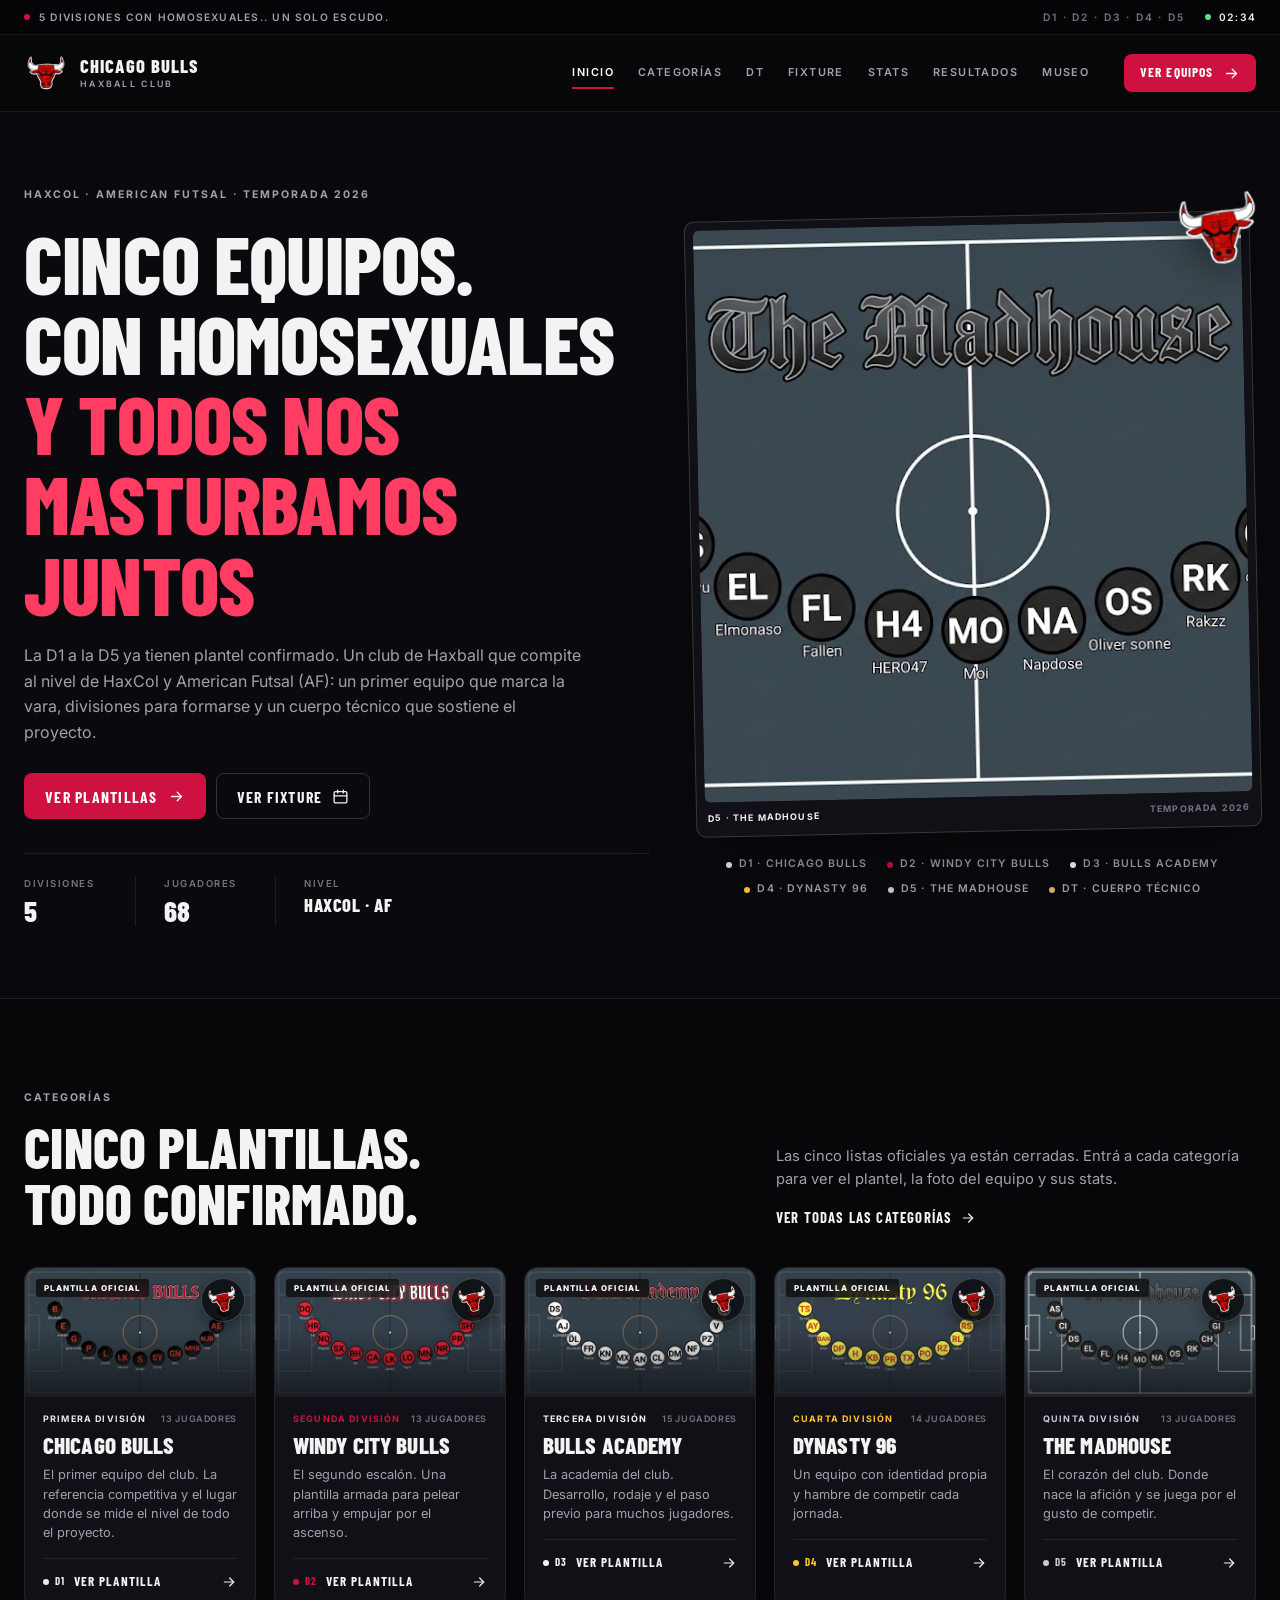
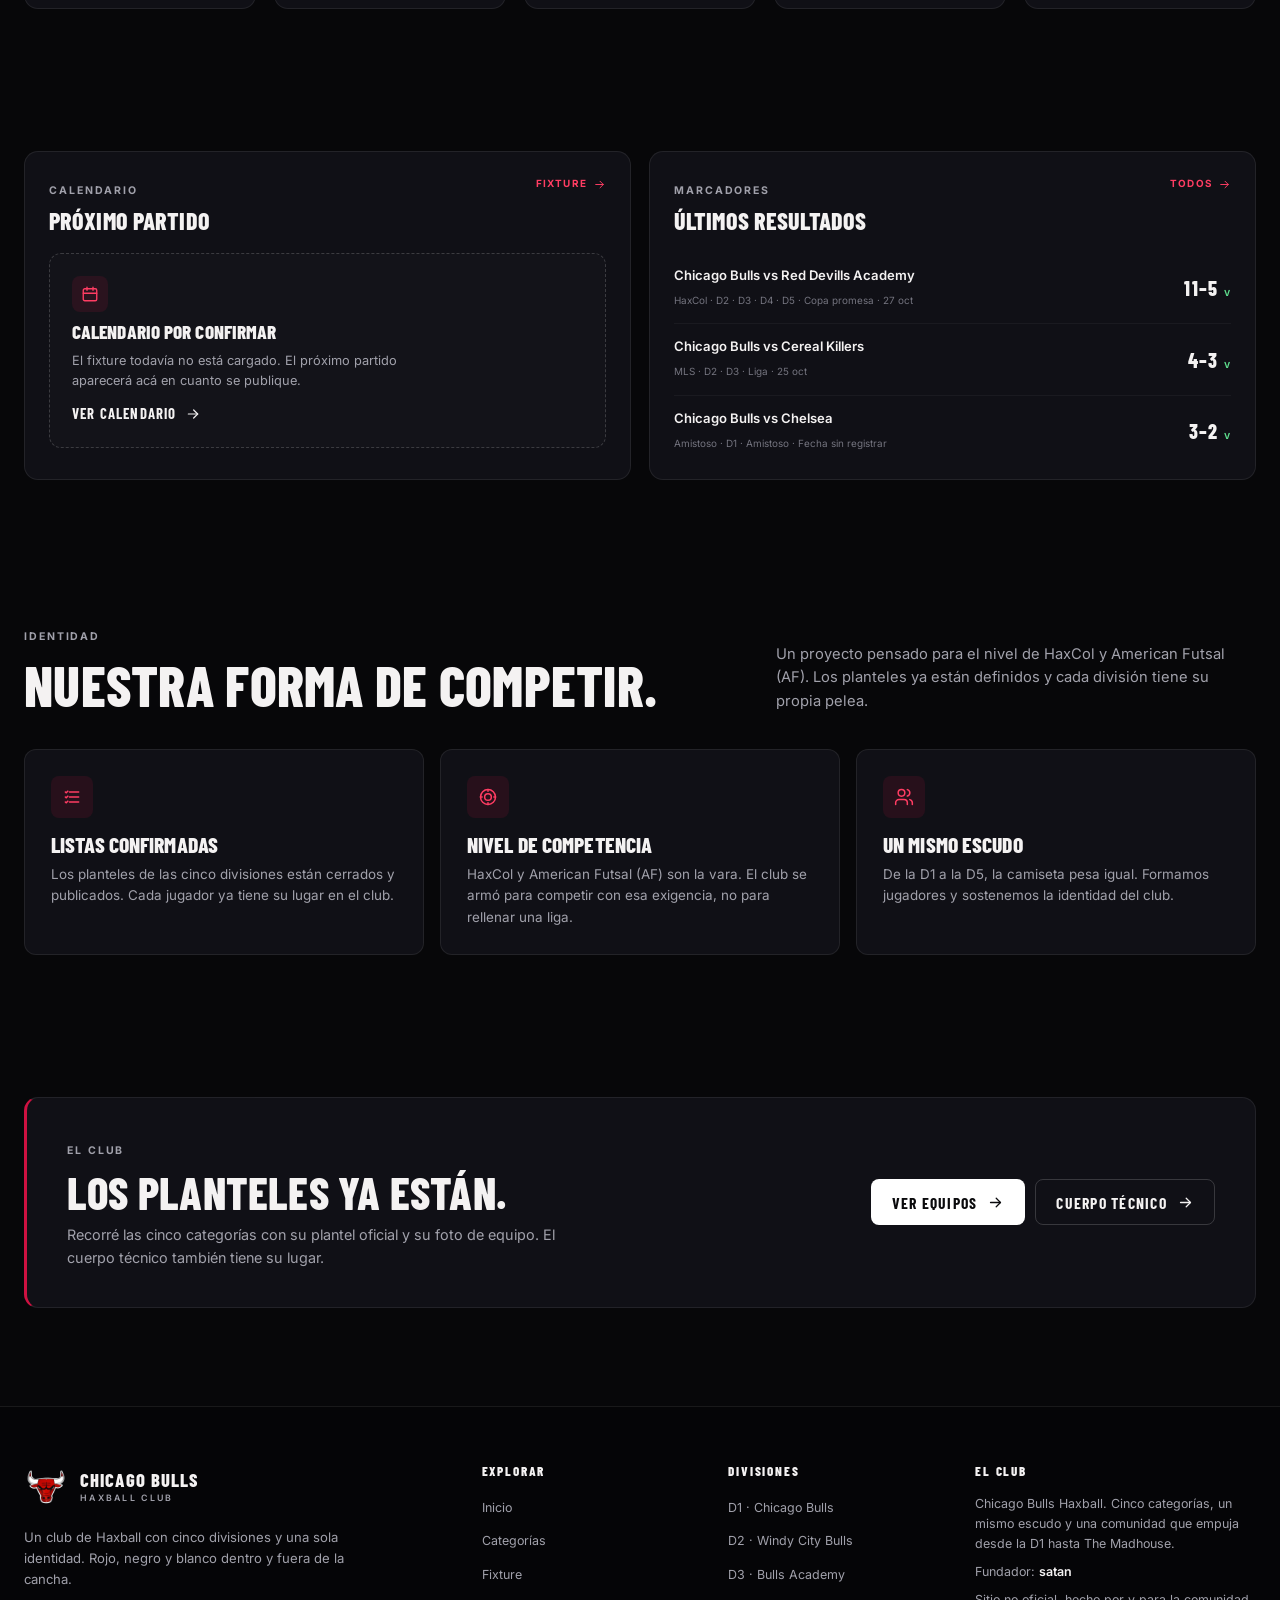
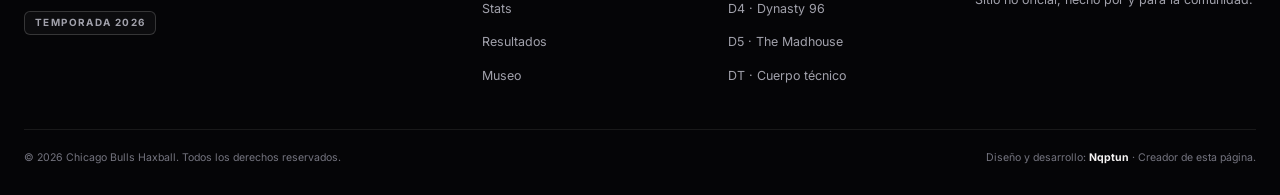
<file: index.html>
<!DOCTYPE html>
<html lang="es">
<head>
  <meta charset="UTF-8">
  <meta name="viewport" content="width=device-width, initial-scale=1">
  <title>Chicago Bulls · Haxball Club</title>
  <meta name="description" content="Sitio oficial de Chicago Bulls Haxball: cinco divisiones, plantillas, fixture, estadísticas, resultados y museo.">
  <meta name="theme-color" content="#070709">
  <meta property="og:title" content="Chicago Bulls · Haxball Club">
  <meta property="og:description" content="Sitio oficial de Chicago Bulls Haxball: cinco divisiones, plantillas, fixture, estadísticas, resultados y museo.">
  <meta property="og:type" content="website">
  <meta property="og:image" content="img/logo.png">
  <link rel="icon" type="image/png" sizes="32x32" href="img/favicon-32.png">
  <link rel="icon" type="image/png" sizes="64x64" href="img/favicon-64.png">
  <link rel="apple-touch-icon" href="img/favicon-180.png">
  <link rel="preconnect" href="https://fonts.googleapis.com">
  <link rel="preconnect" href="https://fonts.gstatic.com" crossorigin>
  <link href="https://fonts.googleapis.com/css2?family=Barlow+Condensed:wght@500;600;700;800&family=Inter:wght@400;500;600;700&display=swap" rel="stylesheet">
  <link rel="stylesheet" href="css/base.css">
  <link rel="stylesheet" href="css/pages.css">
  <link rel="stylesheet" href="css/components.css">
  <link rel="stylesheet" href="css/responsive.css">
  <script>
    (function () {
      var root = document.documentElement;
      root.classList.add("js");
      try {
        if (sessionStorage.getItem("cb-loader-seen") === "1") root.classList.add("no-loader");
      } catch (error) {}
    })();
  </script>
  <noscript><style>.loader{display:none!important}.reveal{opacity:1!important;transform:none!important}</style></noscript>
</head>
<body class="page-home">
<a class="skip-link" href="#main">Saltar al contenido</a>

<div class="loader" id="loader" aria-hidden="true">
  <div class="loader__inner">
    <div class="loader__mark">
      <img class="loader__logo" src="img/logo.png" alt="" width="800" height="800">
      <span class="smoke smoke--1"></span>
      <span class="smoke smoke--2"></span>
      <span class="smoke smoke--3"></span>
      <span class="smoke smoke--4"></span>
      <span class="smoke smoke--5"></span>
      <span class="smoke smoke--6"></span>
    </div>
    <p class="loader__title">Chicago Bulls</p>
    <p class="loader__sub">Haxball Club</p>
    <div class="loader__bar"><span></span></div>
  </div>
</div>

<div class="site">
  <header class="site-header">
    <div class="topbar">
      <div class="container topbar__inner">
        <p class="topbar__motto">5 Divisiones con homosexuales.. Un solo escudo.</p>
        <div class="topbar__meta">
          <span class="topbar__divisions">D1 · D2 · D3 · D4 · D5</span>
          <span class="topbar__clock">
            <span class="live-dot" aria-hidden="true"></span>
            <time data-clock>--:--</time>
          </span>
        </div>
      </div>
    </div>
    <div class="navbar">
      <div class="container navbar__inner">
        <a class="brand" href="index.html" aria-label="Chicago Bulls Haxball, inicio">
          <img class="brand__logo" src="img/logo.png" alt="" width="800" height="800">
          <span class="brand__text">
            <strong>Chicago Bulls</strong>
            <small>Haxball Club</small>
          </span>
        </a>
        <button class="nav-toggle" type="button" aria-expanded="false" aria-controls="primary-nav" aria-label="Abrir menú de navegación">
          <span class="icon-open"><svg viewBox="0 0 24 24" fill="none" stroke="currentColor" stroke-width="1.8" stroke-linecap="round" stroke-linejoin="round" aria-hidden="true"><path d="M4 7h16M4 12h16M4 17h16"/></svg></span>
          <span class="icon-close"><svg viewBox="0 0 24 24" fill="none" stroke="currentColor" stroke-width="1.8" stroke-linecap="round" stroke-linejoin="round" aria-hidden="true"><path d="m6 6 12 12M18 6 6 18"/></svg></span>
        </button>
        <nav class="nav" id="primary-nav" aria-label="Navegación principal">
          <ul class="nav__list">
            <li><a class="nav__link" href="index.html" data-nav="home">Inicio</a></li>
            <li><a class="nav__link" href="categorias.html" data-nav="categorias">Categorías</a></li>
            <li><a class="nav__link" href="dt.html" data-nav="dt">DT</a></li>
            <li><a class="nav__link" href="fixture.html" data-nav="fixture">Fixture</a></li>
            <li><a class="nav__link" href="stats.html" data-nav="stats">Stats</a></li>
            <li><a class="nav__link" href="resultados.html" data-nav="resultados">Resultados</a></li>
            <li><a class="nav__link" href="museo.html" data-nav="museo">Museo</a></li>
          </ul>
          <a class="btn btn--primary btn--sm nav__cta" href="categorias.html">Ver equipos <svg viewBox="0 0 24 24" fill="none" stroke="currentColor" stroke-width="1.8" stroke-linecap="round" stroke-linejoin="round" aria-hidden="true"><path d="M5 12h14"/><path d="m13 6 6 6-6 6"/></svg></a>
        </nav>
      </div>
    </div>
  </header>

  <main id="main">

  <section class="home-hero">
    <div class="container home-hero__grid">
      <div class="home-hero__copy">
        <span class="eyebrow">HaxCol · American Futsal · Temporada 2026</span>
        <h1>
          <span class="line">Cinco equipos.</span>
          <span class="line">Con homosexuales</span>
          <span class="line accent">y todos nos masturbamos juntos</span>
        </h1>
        <p class="home-hero__lead">La D1 a la D5 ya tienen plantel confirmado. Un club de Haxball que compite al nivel de HaxCol y American Futsal (AF): un primer equipo que marca la vara, divisiones para formarse y un cuerpo técnico que sostiene el proyecto.</p>
        <div class="home-hero__actions">
          <a class="btn btn--primary" href="categorias.html">Ver plantillas <svg viewBox="0 0 24 24" fill="none" stroke="currentColor" stroke-width="1.8" stroke-linecap="round" stroke-linejoin="round" aria-hidden="true"><path d="M5 12h14"/><path d="m13 6 6 6-6 6"/></svg></a>
          <a class="btn btn--ghost" href="fixture.html">Ver fixture <svg viewBox="0 0 24 24" fill="none" stroke="currentColor" stroke-width="1.8" stroke-linecap="round" stroke-linejoin="round" aria-hidden="true"><rect x="3" y="5" width="18" height="16" rx="2"/><path d="M16 3v4M8 3v4M3 11h18"/></svg></a>
        </div>
        <dl class="home-hero__stats">
          <div class="home-hero__stat"><dt>Divisiones</dt><dd>5</dd></div>
          <div class="home-hero__stat"><dt>Jugadores</dt><dd data-total-players>68</dd></div>
          <div class="home-hero__stat home-hero__stat--level"><dt>Nivel</dt><dd>HaxCol · AF</dd></div>
        </dl>
      </div>
      <div class="hero-visual">
        <figure class="hero-shot">
          <img src="img/fotos_grupos/D1.jpg" alt="Plantel de Chicago Bulls en la D1" width="1024" height="572" data-hero-photo>
          <figcaption><span data-hero-photo-label>D1 · Chicago Bulls</span><span>Temporada 2026</span></figcaption>
        </figure>
        <img class="hero-visual__logo" src="img/logo.png" alt="Escudo de Chicago Bulls" width="800" height="800">
        <div class="hero-rail" role="group" aria-label="Accesos directos a las divisiones">
          <a class="tone-d1" href="d1.html"><span></span>D1 · Chicago Bulls</a>
          <a class="tone-d2" href="d2.html"><span></span>D2 · Windy City Bulls</a>
          <a class="tone-d3" href="d3.html"><span></span>D3 · Bulls Academy</a>
          <a class="tone-d4" href="d4.html"><span></span>D4 · Dynasty 96</a>
          <a class="tone-d5" href="d5.html"><span></span>D5 · The Madhouse</a>
          <a class="tone-dt" href="dt.html"><span></span>DT · Cuerpo técnico</a>
        </div>
      </div>
    </div>
  </section>

  <section class="section">
    <div class="container">
      <div class="section-head reveal">
        <div>
          <span class="eyebrow">Categorías</span>
          <h2>Cinco plantillas.<br>Todo confirmado.</h2>
        </div>
        <div>
          <p>Las cinco listas oficiales ya están cerradas. Entrá a cada categoría para ver el plantel, la foto del equipo y sus stats.</p>
          <a class="text-link" href="categorias.html">Ver todas las categorías <svg viewBox="0 0 24 24" fill="none" stroke="currentColor" stroke-width="1.8" stroke-linecap="round" stroke-linejoin="round" aria-hidden="true"><path d="M5 12h14"/><path d="m13 6 6 6-6 6"/></svg></a>
        </div>
      </div>
      <div class="division-grid" data-divisions></div>
    </div>
  </section>

  <section class="section section--tight">
    <div class="container">
      <div class="home-panels">
        <article class="panel reveal">
          <div class="panel__head">
            <div>
              <span class="eyebrow">Calendario</span>
              <h3>Próximo partido</h3>
            </div>
            <a class="panel__link" href="fixture.html">Fixture <svg viewBox="0 0 24 24" fill="none" stroke="currentColor" stroke-width="1.8" stroke-linecap="round" stroke-linejoin="round" aria-hidden="true"><path d="M5 12h14"/><path d="m13 6 6 6-6 6"/></svg></a>
          </div>
          <div data-next-fixture></div>
        </article>
        <article class="panel reveal">
          <div class="panel__head">
            <div>
              <span class="eyebrow">Marcadores</span>
              <h3>Últimos resultados</h3>
            </div>
            <a class="panel__link" href="resultados.html">Todos <svg viewBox="0 0 24 24" fill="none" stroke="currentColor" stroke-width="1.8" stroke-linecap="round" stroke-linejoin="round" aria-hidden="true"><path d="M5 12h14"/><path d="m13 6 6 6-6 6"/></svg></a>
          </div>
          <div data-latest-results></div>
        </article>
      </div>
    </div>
  </section>

  <section class="section">
    <div class="container">
      <div class="section-head reveal">
        <div>
          <span class="eyebrow">Identidad</span>
          <h2>Nuestra forma de competir.</h2>
        </div>
        <div>
          <p>Un proyecto pensado para el nivel de HaxCol y American Futsal (AF). Los planteles ya están definidos y cada división tiene su propia pelea.</p>
        </div>
      </div>
      <div class="pillar-grid">
        <article class="pillar reveal">
          <span class="pillar__icon"><svg viewBox="0 0 24 24" fill="none" stroke="currentColor" stroke-width="1.8" stroke-linecap="round" stroke-linejoin="round" aria-hidden="true"><path d="M9 6h11M9 12h11M9 18h11"/><path d="m4 6 1 1 2-2M4 12l1 1 2-2M4 18l1 1 2-2"/></svg></span>
          <h3>Listas confirmadas</h3>
          <p>Los planteles de las cinco divisiones están cerrados y publicados. Cada jugador ya tiene su lugar en el club.</p>
        </article>
        <article class="pillar reveal">
          <span class="pillar__icon"><svg viewBox="0 0 24 24" fill="none" stroke="currentColor" stroke-width="1.8" stroke-linecap="round" stroke-linejoin="round" aria-hidden="true"><circle cx="12" cy="12" r="9"/><circle cx="12" cy="12" r="4"/><path d="M12 3v2M12 19v2M3 12h2M19 12h2"/></svg></span>
          <h3>Nivel de competencia</h3>
          <p>HaxCol y American Futsal (AF) son la vara. El club se armó para competir con esa exigencia, no para rellenar una liga.</p>
        </article>
        <article class="pillar reveal">
          <span class="pillar__icon"><svg viewBox="0 0 24 24" fill="none" stroke="currentColor" stroke-width="1.8" stroke-linecap="round" stroke-linejoin="round" aria-hidden="true"><path d="M16 21v-2a4 4 0 0 0-4-4H6a4 4 0 0 0-4 4v2"/><circle cx="9" cy="7" r="4"/><path d="M22 21v-2a4 4 0 0 0-3-3.87M16 3.13a4 4 0 0 1 0 7.75"/></svg></span>
          <h3>Un mismo escudo</h3>
          <p>De la D1 a la D5, la camiseta pesa igual. Formamos jugadores y sostenemos la identidad del club.</p>
        </article>
      </div>
    </div>
  </section>

  <section class="section section--tight">
    <div class="container">
      <div class="cta-band reveal">
        <div>
          <span class="eyebrow">El club</span>
          <h2>Los planteles ya están.</h2>
          <p>Recorré las cinco categorías con su plantel oficial y su foto de equipo. El cuerpo técnico también tiene su lugar.</p>
        </div>
        <div class="cta-band__actions">
          <a class="btn btn--light" href="categorias.html">Ver equipos <svg viewBox="0 0 24 24" fill="none" stroke="currentColor" stroke-width="1.8" stroke-linecap="round" stroke-linejoin="round" aria-hidden="true"><path d="M5 12h14"/><path d="m13 6 6 6-6 6"/></svg></a>
          <a class="btn btn--ghost" href="dt.html">Cuerpo técnico <svg viewBox="0 0 24 24" fill="none" stroke="currentColor" stroke-width="1.8" stroke-linecap="round" stroke-linejoin="round" aria-hidden="true"><path d="M5 12h14"/><path d="m13 6 6 6-6 6"/></svg></a>
        </div>
      </div>
    </div>
  </section>

  </main>

  <footer class="site-footer">
    <div class="container">
      <div class="footer__top">
        <div class="footer__brand">
          <a class="brand" href="index.html" aria-label="Chicago Bulls Haxball, inicio">
            <img class="brand__logo" src="img/logo.png" alt="" width="800" height="800">
            <span class="brand__text">
              <strong>Chicago Bulls</strong>
              <small>Haxball Club</small>
            </span>
          </a>
          <p>Un club de Haxball con cinco divisiones y una sola identidad. Rojo, negro y blanco dentro y fuera de la cancha.</p>
          <span class="badge">Temporada 2026</span>
        </div>
        <div class="footer__col">
          <h4>Explorar</h4>
          <ul>
            <li><a href="index.html">Inicio</a></li>
            <li><a href="categorias.html">Categorías</a></li>
            <li><a href="fixture.html">Fixture</a></li>
            <li><a href="stats.html">Stats</a></li>
            <li><a href="resultados.html">Resultados</a></li>
            <li><a href="museo.html">Museo</a></li>
          </ul>
        </div>
        <div class="footer__col">
          <h4>Divisiones</h4>
          <ul>
            <li><a href="d1.html">D1 · Chicago Bulls</a></li>
            <li><a href="d2.html">D2 · Windy City Bulls</a></li>
            <li><a href="d3.html">D3 · Bulls Academy</a></li>
            <li><a href="d4.html">D4 · Dynasty 96</a></li>
            <li><a href="d5.html">D5 · The Madhouse</a></li>
            <li><a href="dt.html">DT · Cuerpo técnico</a></li>
          </ul>
        </div>
        <div class="footer__col">
          <h4>El club</h4>
          <p>Chicago Bulls Haxball. Cinco categorías, un mismo escudo y una comunidad que empuja desde la D1 hasta The Madhouse.</p>
          <p>Fundador: <strong data-founder>satan</strong></p>
          <p>Sitio no oficial, hecho por y para la comunidad.</p>
        </div>
      </div>
      <div class="footer__bottom">
        <p>© <span data-year>2026</span> Chicago Bulls Haxball. Todos los derechos reservados.</p>
        <p class="footer__credit">Diseño y desarrollo: <strong>Nqptun</strong> · Creador de esta página.</p>
      </div>
    </div>
  </footer>
</div>

  <script src="js/data.js" defer></script>
  <script src="js/app.js" defer></script>
</body>
</html>
</file>
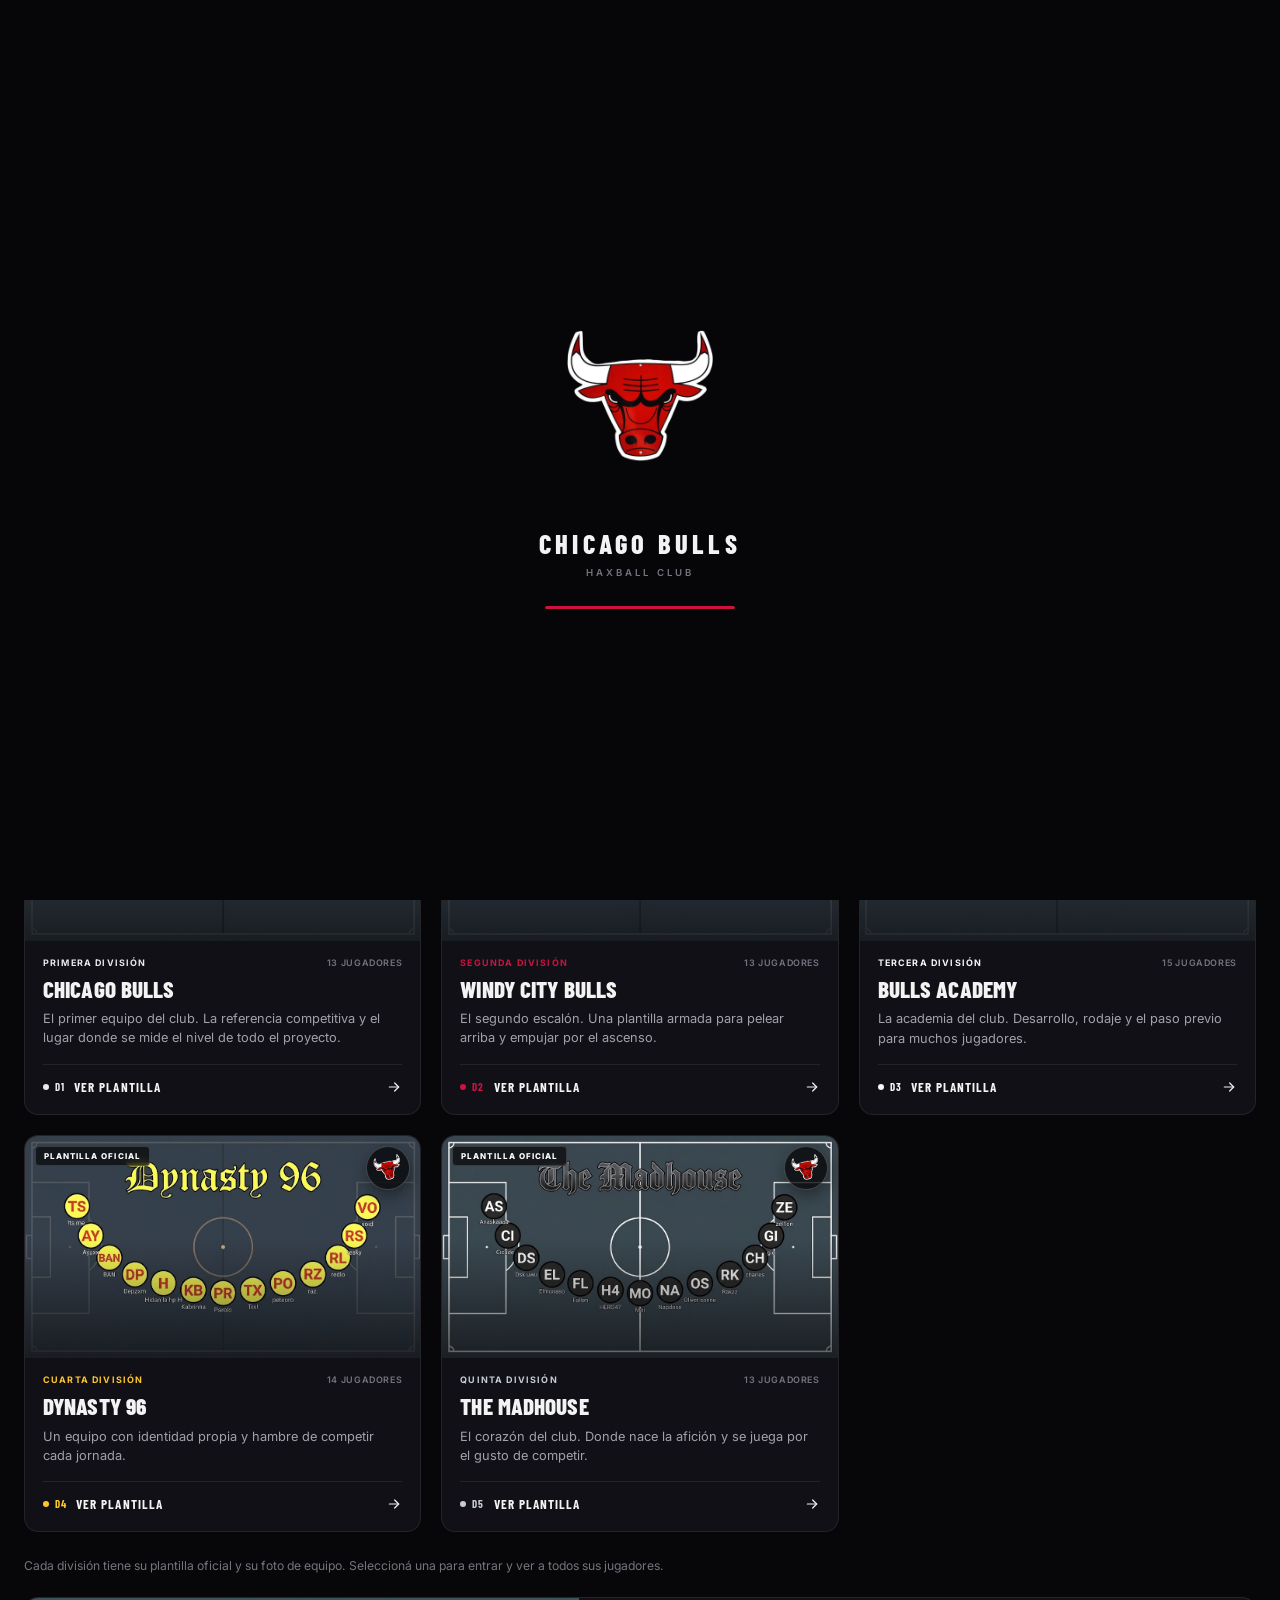
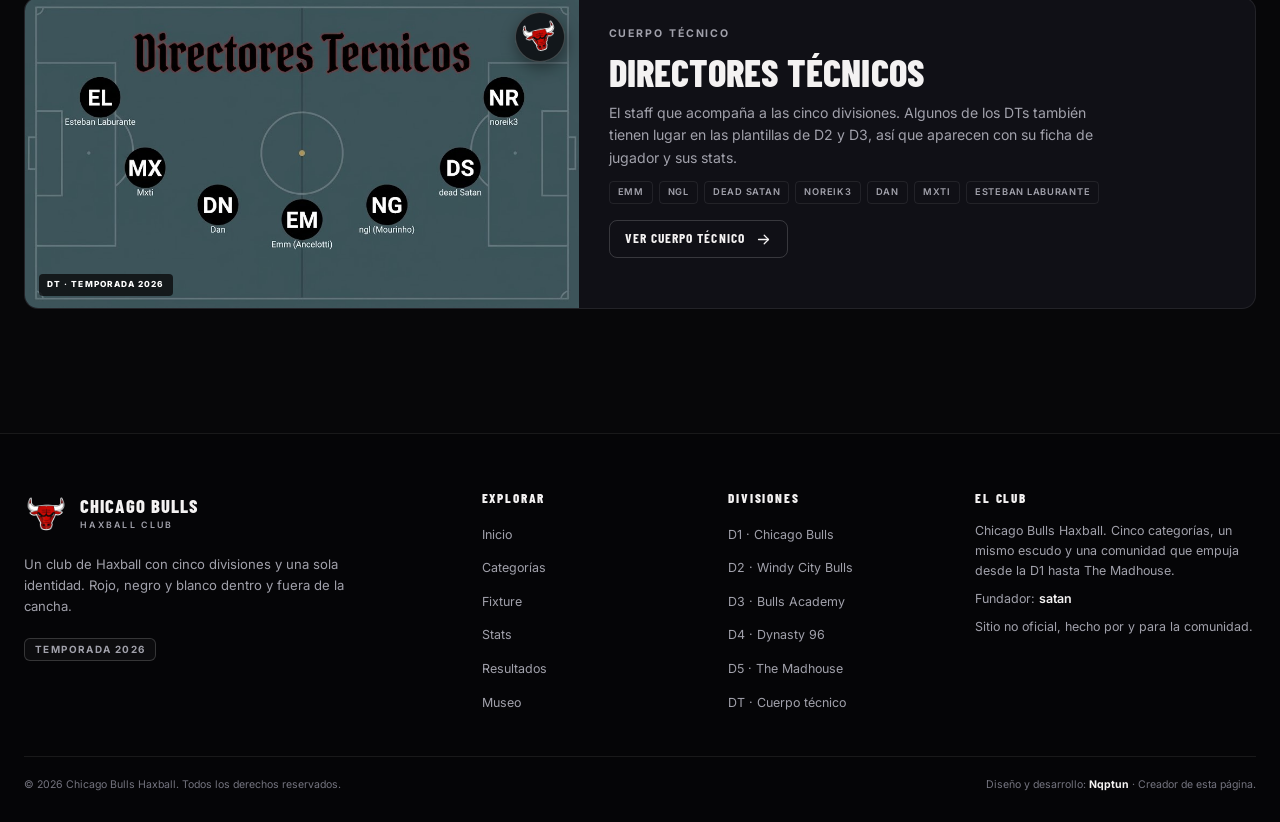
<file: categorias.html>
<!DOCTYPE html>
<html lang="es">
<head>
  <meta charset="UTF-8">
  <meta name="viewport" content="width=device-width, initial-scale=1">
  <title>Categorías · Chicago Bulls Haxball</title>
  <meta name="description" content="Conocé las cinco divisiones de Chicago Bulls Haxball: D1 Chicago Bulls, D2 Windy City Bulls, D3 Bulls Academy, D4 Dynasty 96 y D5 The Madhouse.">
  <meta name="theme-color" content="#070709">
  <meta property="og:title" content="Categorías · Chicago Bulls Haxball">
  <meta property="og:description" content="Conocé las cinco divisiones de Chicago Bulls Haxball: D1 Chicago Bulls, D2 Windy City Bulls, D3 Bulls Academy, D4 Dynasty 96 y D5 The Madhouse.">
  <meta property="og:type" content="website">
  <meta property="og:image" content="img/logo.png">
  <link rel="icon" type="image/png" sizes="32x32" href="img/favicon-32.png">
  <link rel="icon" type="image/png" sizes="64x64" href="img/favicon-64.png">
  <link rel="apple-touch-icon" href="img/favicon-180.png">
  <link rel="preconnect" href="https://fonts.googleapis.com">
  <link rel="preconnect" href="https://fonts.gstatic.com" crossorigin>
  <link href="https://fonts.googleapis.com/css2?family=Barlow+Condensed:wght@500;600;700;800&family=Inter:wght@400;500;600;700&display=swap" rel="stylesheet">
  <link rel="stylesheet" href="css/base.css">
  <link rel="stylesheet" href="css/pages.css">
  <link rel="stylesheet" href="css/components.css">
  <link rel="stylesheet" href="css/responsive.css">
  <script>
    (function () {
      var root = document.documentElement;
      root.classList.add("js");
      try {
        if (sessionStorage.getItem("cb-loader-seen") === "1") root.classList.add("no-loader");
      } catch (error) {}
    })();
  </script>
  <noscript><style>.loader{display:none!important}.reveal{opacity:1!important;transform:none!important}</style></noscript>
</head>
<body class="page-categories">
<a class="skip-link" href="#main">Saltar al contenido</a>

<div class="loader" id="loader" aria-hidden="true">
  <div class="loader__inner">
    <div class="loader__mark">
      <img class="loader__logo" src="img/logo.png" alt="" width="800" height="800">
      <span class="smoke smoke--1"></span>
      <span class="smoke smoke--2"></span>
      <span class="smoke smoke--3"></span>
      <span class="smoke smoke--4"></span>
      <span class="smoke smoke--5"></span>
      <span class="smoke smoke--6"></span>
    </div>
    <p class="loader__title">Chicago Bulls</p>
    <p class="loader__sub">Haxball Club</p>
    <div class="loader__bar"><span></span></div>
  </div>
</div>

<div class="site">
  <header class="site-header">
    <div class="topbar">
      <div class="container topbar__inner">
        <p class="topbar__motto">Cinco divisiones. Un solo escudo.</p>
        <div class="topbar__meta">
          <span class="topbar__divisions">D1 · D2 · D3 · D4 · D5</span>
          <span class="topbar__clock">
            <span class="live-dot" aria-hidden="true"></span>
            <time data-clock>--:--</time>
          </span>
        </div>
      </div>
    </div>
    <div class="navbar">
      <div class="container navbar__inner">
        <a class="brand" href="index.html" aria-label="Chicago Bulls Haxball, inicio">
          <img class="brand__logo" src="img/logo.png" alt="" width="800" height="800">
          <span class="brand__text">
            <strong>Chicago Bulls</strong>
            <small>Haxball Club</small>
          </span>
        </a>
        <button class="nav-toggle" type="button" aria-expanded="false" aria-controls="primary-nav" aria-label="Abrir menú de navegación">
          <span class="icon-open"><svg viewBox="0 0 24 24" fill="none" stroke="currentColor" stroke-width="1.8" stroke-linecap="round" stroke-linejoin="round" aria-hidden="true"><path d="M4 7h16M4 12h16M4 17h16"/></svg></span>
          <span class="icon-close"><svg viewBox="0 0 24 24" fill="none" stroke="currentColor" stroke-width="1.8" stroke-linecap="round" stroke-linejoin="round" aria-hidden="true"><path d="m6 6 12 12M18 6 6 18"/></svg></span>
        </button>
        <nav class="nav" id="primary-nav" aria-label="Navegación principal">
          <ul class="nav__list">
            <li><a class="nav__link" href="index.html" data-nav="home">Inicio</a></li>
            <li><a class="nav__link" href="categorias.html" data-nav="categorias">Categorías</a></li>
            <li><a class="nav__link" href="dt.html" data-nav="dt">DT</a></li>
            <li><a class="nav__link" href="fixture.html" data-nav="fixture">Fixture</a></li>
            <li><a class="nav__link" href="stats.html" data-nav="stats">Stats</a></li>
            <li><a class="nav__link" href="resultados.html" data-nav="resultados">Resultados</a></li>
            <li><a class="nav__link" href="museo.html" data-nav="museo">Museo</a></li>
          </ul>
          <a class="btn btn--primary btn--sm nav__cta" href="categorias.html">Ver equipos <svg viewBox="0 0 24 24" fill="none" stroke="currentColor" stroke-width="1.8" stroke-linecap="round" stroke-linejoin="round" aria-hidden="true"><path d="M5 12h14"/><path d="m13 6 6 6-6 6"/></svg></a>
        </nav>
      </div>
    </div>
  </header>

  <main id="main">

  <section class="page-hero">
    <div class="container">
      <nav class="breadcrumbs" aria-label="Miga de pan">
        <a href="index.html">Inicio</a><span aria-hidden="true">/</span><span aria-current="page">Categorías</span>
      </nav>
      <span class="eyebrow">Temporada 2026</span>
      <h1>Cinco plantillas.<br><span class="text-red">Todo confirmado.</span></h1>
      <p>Las listas oficiales de la D1 a la D5 ya están cerradas. Entrá a cada categoría para ver a los jugadores, la foto del equipo y sus stats.</p>
      <div class="page-hero__meta">
        <div><span>Divisiones</span><strong>5</strong></div>
        <div><span>Jugadores</span><strong data-total-players>68</strong></div>
        <div><span>Cuerpo técnico</span><strong data-total-staff>7</strong></div>
        <div><span>Nivel</span><strong>HaxCol · AF</strong></div>
      </div>
    </div>
  </section>

  <section class="section">
    <div class="container">
      <div class="division-grid" data-divisions></div>
      <p class="page-note">Cada división tiene su plantilla oficial y su foto de equipo. Seleccioná una para entrar y ver a todos sus jugadores.</p>
      <div data-staff-feature></div>
    </div>
  </section>

  </main>

  <footer class="site-footer">
    <div class="container">
      <div class="footer__top">
        <div class="footer__brand">
          <a class="brand" href="index.html" aria-label="Chicago Bulls Haxball, inicio">
            <img class="brand__logo" src="img/logo.png" alt="" width="800" height="800">
            <span class="brand__text">
              <strong>Chicago Bulls</strong>
              <small>Haxball Club</small>
            </span>
          </a>
          <p>Un club de Haxball con cinco divisiones y una sola identidad. Rojo, negro y blanco dentro y fuera de la cancha.</p>
          <span class="badge">Temporada 2026</span>
        </div>
        <div class="footer__col">
          <h4>Explorar</h4>
          <ul>
            <li><a href="index.html">Inicio</a></li>
            <li><a href="categorias.html">Categorías</a></li>
            <li><a href="fixture.html">Fixture</a></li>
            <li><a href="stats.html">Stats</a></li>
            <li><a href="resultados.html">Resultados</a></li>
            <li><a href="museo.html">Museo</a></li>
          </ul>
        </div>
        <div class="footer__col">
          <h4>Divisiones</h4>
          <ul>
            <li><a href="d1.html">D1 · Chicago Bulls</a></li>
            <li><a href="d2.html">D2 · Windy City Bulls</a></li>
            <li><a href="d3.html">D3 · Bulls Academy</a></li>
            <li><a href="d4.html">D4 · Dynasty 96</a></li>
            <li><a href="d5.html">D5 · The Madhouse</a></li>
            <li><a href="dt.html">DT · Cuerpo técnico</a></li>
          </ul>
        </div>
        <div class="footer__col">
          <h4>El club</h4>
          <p>Chicago Bulls Haxball. Cinco categorías, un mismo escudo y una comunidad que empuja desde la D1 hasta The Madhouse.</p>
          <p>Fundador: <strong data-founder>satan</strong></p>
          <p>Sitio no oficial, hecho por y para la comunidad.</p>
        </div>
      </div>
      <div class="footer__bottom">
        <p>© <span data-year>2026</span> Chicago Bulls Haxball. Todos los derechos reservados.</p>
        <p class="footer__credit">Diseño y desarrollo: <strong>Nqptun</strong> · Creador de esta página.</p>
      </div>
    </div>
  </footer>
</div>

  <script src="js/data.js" defer></script>
  <script src="js/app.js" defer></script>
</body>
</html>
</file>
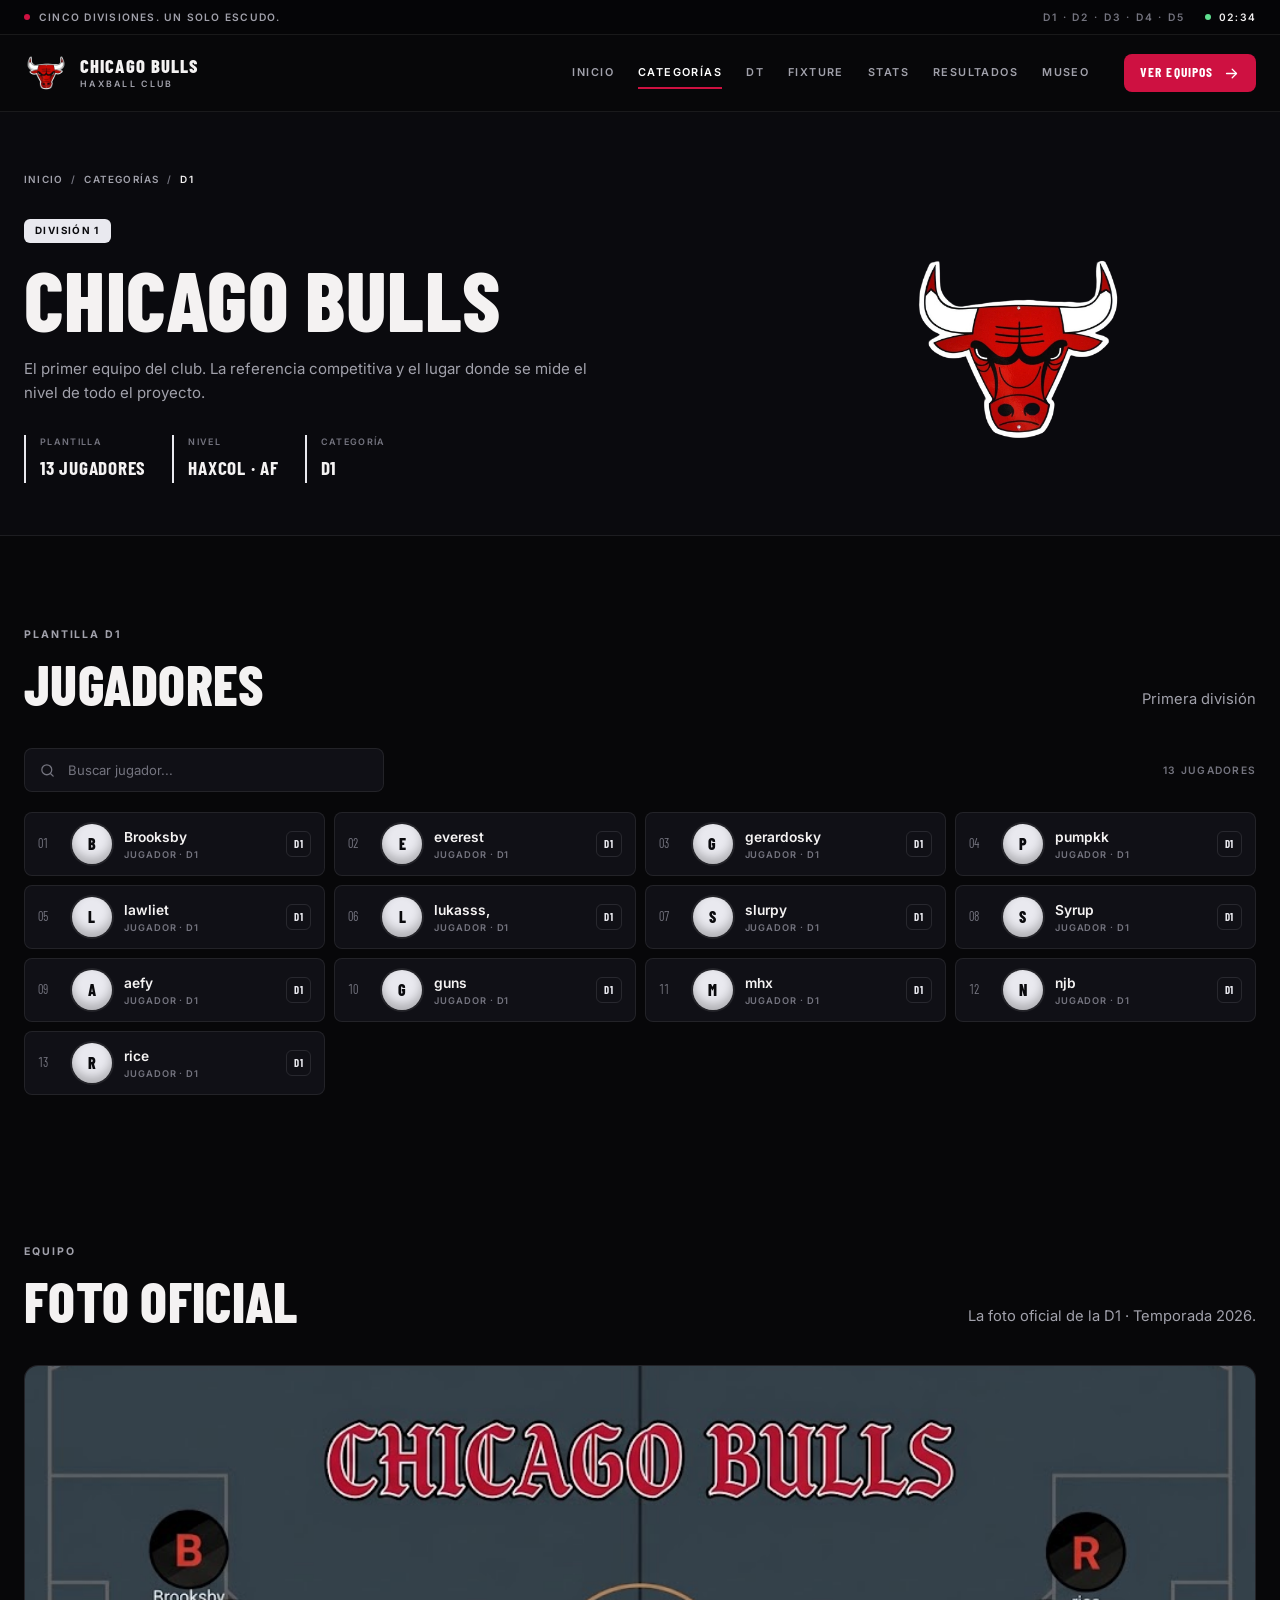
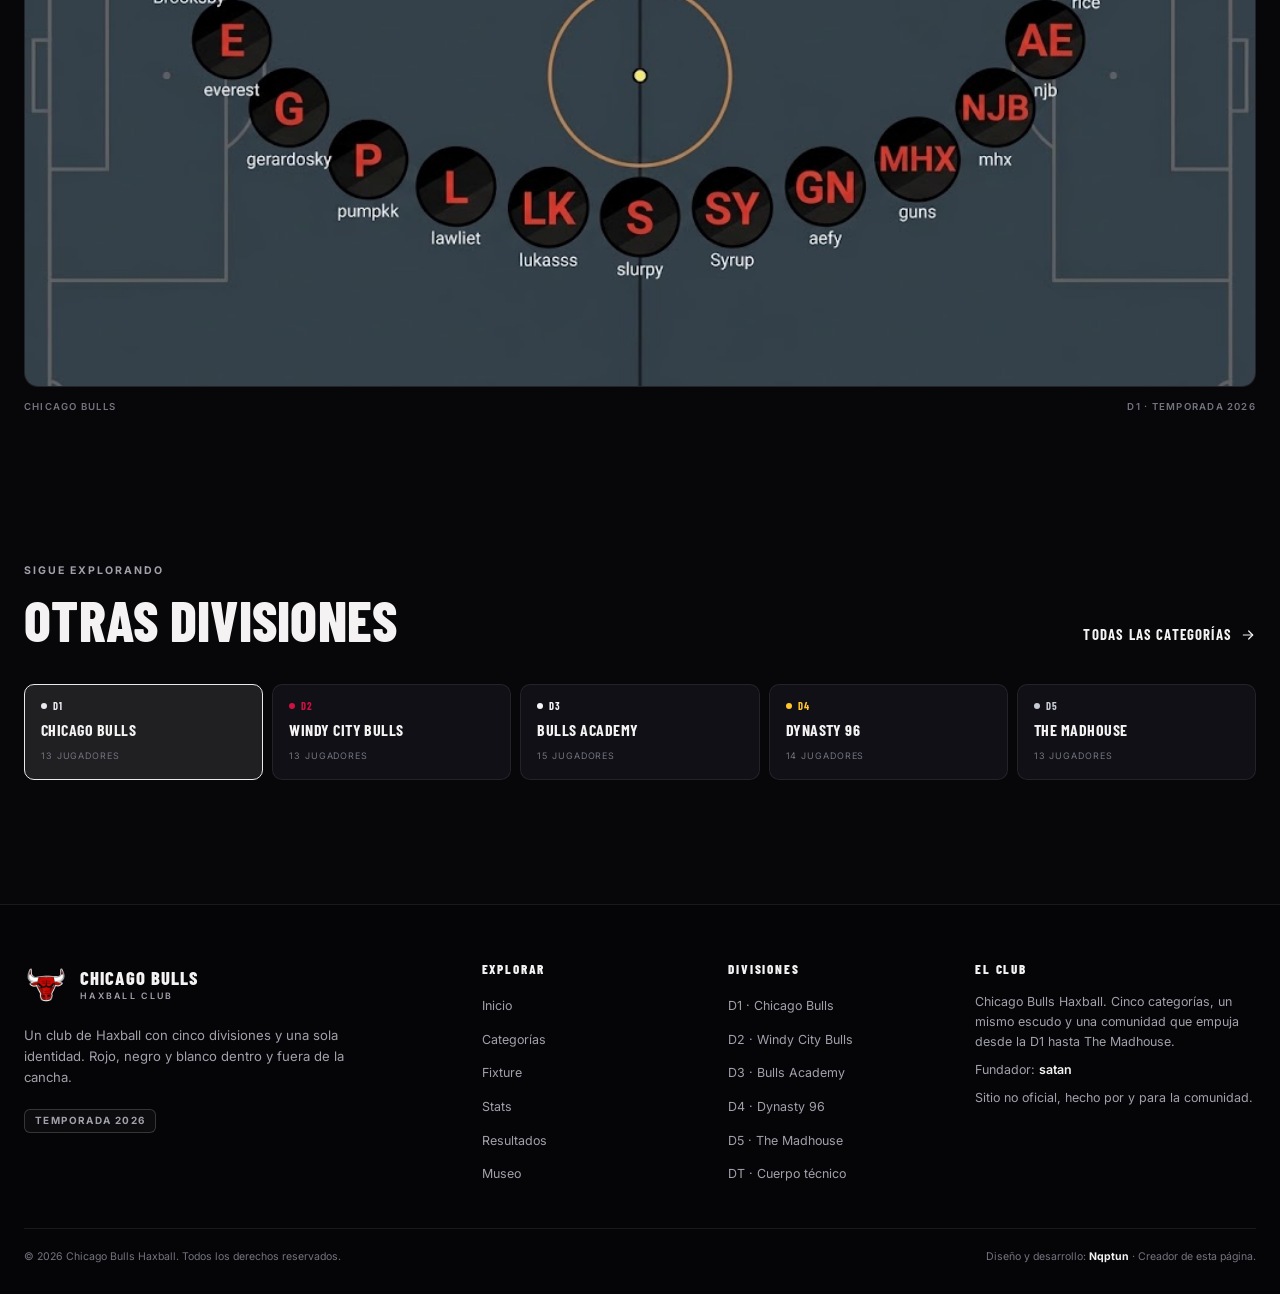
<file: d1.html>
<!DOCTYPE html>
<html lang="es">
<head>
  <meta charset="UTF-8">
  <meta name="viewport" content="width=device-width, initial-scale=1">
  <title>D1 · Chicago Bulls | Chicago Bulls Haxball</title>
  <meta name="description" content="Plantilla de Chicago Bulls (D1) en Chicago Bulls Haxball. Conocé a todos los jugadores de la categoría.">
  <meta name="theme-color" content="#070709">
  <meta property="og:title" content="D1 · Chicago Bulls | Chicago Bulls Haxball">
  <meta property="og:description" content="Plantilla de Chicago Bulls (D1) en Chicago Bulls Haxball. Conocé a todos los jugadores de la categoría.">
  <meta property="og:type" content="website">
  <meta property="og:image" content="img/logo.png">
  <link rel="icon" type="image/png" sizes="32x32" href="img/favicon-32.png">
  <link rel="icon" type="image/png" sizes="64x64" href="img/favicon-64.png">
  <link rel="apple-touch-icon" href="img/favicon-180.png">
  <link rel="preconnect" href="https://fonts.googleapis.com">
  <link rel="preconnect" href="https://fonts.gstatic.com" crossorigin>
  <link href="https://fonts.googleapis.com/css2?family=Barlow+Condensed:wght@500;600;700;800&family=Inter:wght@400;500;600;700&display=swap" rel="stylesheet">
  <link rel="stylesheet" href="css/base.css">
  <link rel="stylesheet" href="css/pages.css">
  <link rel="stylesheet" href="css/components.css">
  <link rel="stylesheet" href="css/responsive.css">
  <script>
    (function () {
      var root = document.documentElement;
      root.classList.add("js");
      try {
        if (sessionStorage.getItem("cb-loader-seen") === "1") root.classList.add("no-loader");
      } catch (error) {}
    })();
  </script>
  <noscript><style>.loader{display:none!important}.reveal{opacity:1!important;transform:none!important}</style></noscript>
</head>
<body class="page-team" data-division="d1">
<a class="skip-link" href="#main">Saltar al contenido</a>

<div class="loader" id="loader" aria-hidden="true">
  <div class="loader__inner">
    <div class="loader__mark">
      <img class="loader__logo" src="img/logo.png" alt="" width="800" height="800">
      <span class="smoke smoke--1"></span>
      <span class="smoke smoke--2"></span>
      <span class="smoke smoke--3"></span>
      <span class="smoke smoke--4"></span>
      <span class="smoke smoke--5"></span>
      <span class="smoke smoke--6"></span>
    </div>
    <p class="loader__title">Chicago Bulls</p>
    <p class="loader__sub">Haxball Club</p>
    <div class="loader__bar"><span></span></div>
  </div>
</div>

<div class="site">
  <header class="site-header">
    <div class="topbar">
      <div class="container topbar__inner">
        <p class="topbar__motto">Cinco divisiones. Un solo escudo.</p>
        <div class="topbar__meta">
          <span class="topbar__divisions">D1 · D2 · D3 · D4 · D5</span>
          <span class="topbar__clock">
            <span class="live-dot" aria-hidden="true"></span>
            <time data-clock>--:--</time>
          </span>
        </div>
      </div>
    </div>
    <div class="navbar">
      <div class="container navbar__inner">
        <a class="brand" href="index.html" aria-label="Chicago Bulls Haxball, inicio">
          <img class="brand__logo" src="img/logo.png" alt="" width="800" height="800">
          <span class="brand__text">
            <strong>Chicago Bulls</strong>
            <small>Haxball Club</small>
          </span>
        </a>
        <button class="nav-toggle" type="button" aria-expanded="false" aria-controls="primary-nav" aria-label="Abrir menú de navegación">
          <span class="icon-open"><svg viewBox="0 0 24 24" fill="none" stroke="currentColor" stroke-width="1.8" stroke-linecap="round" stroke-linejoin="round" aria-hidden="true"><path d="M4 7h16M4 12h16M4 17h16"/></svg></span>
          <span class="icon-close"><svg viewBox="0 0 24 24" fill="none" stroke="currentColor" stroke-width="1.8" stroke-linecap="round" stroke-linejoin="round" aria-hidden="true"><path d="m6 6 12 12M18 6 6 18"/></svg></span>
        </button>
        <nav class="nav" id="primary-nav" aria-label="Navegación principal">
          <ul class="nav__list">
            <li><a class="nav__link" href="index.html" data-nav="home">Inicio</a></li>
            <li><a class="nav__link" href="categorias.html" data-nav="categorias">Categorías</a></li>
            <li><a class="nav__link" href="dt.html" data-nav="dt">DT</a></li>
            <li><a class="nav__link" href="fixture.html" data-nav="fixture">Fixture</a></li>
            <li><a class="nav__link" href="stats.html" data-nav="stats">Stats</a></li>
            <li><a class="nav__link" href="resultados.html" data-nav="resultados">Resultados</a></li>
            <li><a class="nav__link" href="museo.html" data-nav="museo">Museo</a></li>
          </ul>
          <a class="btn btn--primary btn--sm nav__cta" href="categorias.html">Ver equipos <svg viewBox="0 0 24 24" fill="none" stroke="currentColor" stroke-width="1.8" stroke-linecap="round" stroke-linejoin="round" aria-hidden="true"><path d="M5 12h14"/><path d="m13 6 6 6-6 6"/></svg></a>
        </nav>
      </div>
    </div>
  </header>

  <main id="main">

  <section class="team-hero tone-d1">
    <div class="container">
      <nav class="breadcrumbs" aria-label="Miga de pan">
        <a href="index.html">Inicio</a><span aria-hidden="true">/</span><a href="categorias.html">Categorías</a><span aria-hidden="true">/</span><span aria-current="page">D1</span>
      </nav>
      <div class="team-hero__grid">
        <div class="team-hero__copy">
          <span class="badge badge--accent">División 1</span>
          <h1 data-team-name>Chicago Bulls</h1>
          <p class="team-hero__desc" data-team-desc>El primer equipo. La referencia del club, con la exigencia y la identidad que representa el escudo.</p>
          <div class="team-hero__meta">
            <div><span>Plantilla</span><strong data-roster-count>13 jugadores</strong></div>
            <div><span>Nivel</span><strong>HaxCol · AF</strong></div>
            <div><span>Categoría</span><strong data-team-label>D1</strong></div>
          </div>
        </div>
        <div class="team-hero__emblem">
          <img src="img/logo.png" alt="Escudo de Chicago Bulls" width="800" height="800">
        </div>
      </div>
    </div>
  </section>

  <section class="section">
    <div class="container">
      <div class="section-head">
        <div>
          <span class="eyebrow">Plantilla D1</span>
          <h2>Jugadores</h2>
        </div>
        <div>
          <p data-team-role>Primera división</p>
        </div>
      </div>
      <div class="roster-toolbar">
        <label class="search-field">
          <svg viewBox="0 0 24 24" fill="none" stroke="currentColor" stroke-width="1.8" stroke-linecap="round" stroke-linejoin="round" aria-hidden="true"><circle cx="11" cy="11" r="7"/><path d="m20 20-3.5-3.5"/></svg>
          <span class="sr-only">Buscar jugador</span>
          <input type="search" data-roster-search placeholder="Buscar jugador..." autocomplete="off">
        </label>
        <span class="roster-count" data-roster-visible aria-live="polite">13 jugadores</span>
      </div>
      <ul class="roster-grid" data-roster></ul>
      <div class="empty-state" data-roster-empty hidden>
        <span class="empty-state__icon"><svg viewBox="0 0 24 24" fill="none" stroke="currentColor" stroke-width="1.8" stroke-linecap="round" stroke-linejoin="round" aria-hidden="true"><circle cx="11" cy="11" r="7"/><path d="m20 20-3.5-3.5"/></svg></span>
        <h3>Sin coincidencias</h3>
        <p>No encontramos jugadores con ese nombre. Probá con otra búsqueda.</p>
      </div>
    </div>
  </section>

  <section class="section section--tight">
    <div class="container">
      <div class="section-head">
        <div>
          <span class="eyebrow">Equipo</span>
          <h2>Foto oficial</h2>
        </div>
        <div>
          <p>La foto oficial de la D1 · Temporada 2026.</p>
        </div>
      </div>
      <figure class="team-photo">
        <div class="team-photo__frame has-photo" data-team-photo>
          <img class="team-photo__img" src="img/fotos_grupos/D1.jpg" alt="Foto oficial de Chicago Bulls · D1" loading="lazy" decoding="async" width="1024" height="572">
        </div>
        <figcaption class="team-photo__caption">
          <span data-team-name>Chicago Bulls</span>
          <span>D1 · Temporada 2026</span>
        </figcaption>
      </figure>
    </div>
  </section>

  <section class="section">
    <div class="container">
      <div class="section-head">
        <div>
          <span class="eyebrow">Sigue explorando</span>
          <h2>Otras divisiones</h2>
        </div>
        <div>
          <a class="text-link" href="categorias.html">Todas las categorías <svg viewBox="0 0 24 24" fill="none" stroke="currentColor" stroke-width="1.8" stroke-linecap="round" stroke-linejoin="round" aria-hidden="true"><path d="M5 12h14"/><path d="m13 6 6 6-6 6"/></svg></a>
        </div>
      </div>
      <div class="division-switcher" data-division-switcher></div>
    </div>
  </section>

  </main>

  <footer class="site-footer">
    <div class="container">
      <div class="footer__top">
        <div class="footer__brand">
          <a class="brand" href="index.html" aria-label="Chicago Bulls Haxball, inicio">
            <img class="brand__logo" src="img/logo.png" alt="" width="800" height="800">
            <span class="brand__text">
              <strong>Chicago Bulls</strong>
              <small>Haxball Club</small>
            </span>
          </a>
          <p>Un club de Haxball con cinco divisiones y una sola identidad. Rojo, negro y blanco dentro y fuera de la cancha.</p>
          <span class="badge">Temporada 2026</span>
        </div>
        <div class="footer__col">
          <h4>Explorar</h4>
          <ul>
            <li><a href="index.html">Inicio</a></li>
            <li><a href="categorias.html">Categorías</a></li>
            <li><a href="fixture.html">Fixture</a></li>
            <li><a href="stats.html">Stats</a></li>
            <li><a href="resultados.html">Resultados</a></li>
            <li><a href="museo.html">Museo</a></li>
          </ul>
        </div>
        <div class="footer__col">
          <h4>Divisiones</h4>
          <ul>
            <li><a href="d1.html">D1 · Chicago Bulls</a></li>
            <li><a href="d2.html">D2 · Windy City Bulls</a></li>
            <li><a href="d3.html">D3 · Bulls Academy</a></li>
            <li><a href="d4.html">D4 · Dynasty 96</a></li>
            <li><a href="d5.html">D5 · The Madhouse</a></li>
            <li><a href="dt.html">DT · Cuerpo técnico</a></li>
          </ul>
        </div>
        <div class="footer__col">
          <h4>El club</h4>
          <p>Chicago Bulls Haxball. Cinco categorías, un mismo escudo y una comunidad que empuja desde la D1 hasta The Madhouse.</p>
          <p>Fundador: <strong data-founder>satan</strong></p>
          <p>Sitio no oficial, hecho por y para la comunidad.</p>
        </div>
      </div>
      <div class="footer__bottom">
        <p>© <span data-year>2026</span> Chicago Bulls Haxball. Todos los derechos reservados.</p>
        <p class="footer__credit">Diseño y desarrollo: <strong>Nqptun</strong> · Creador de esta página.</p>
      </div>
    </div>
  </footer>
</div>

  <script src="js/data.js" defer></script>
  <script src="js/app.js" defer></script>
</body>
</html>
</file>
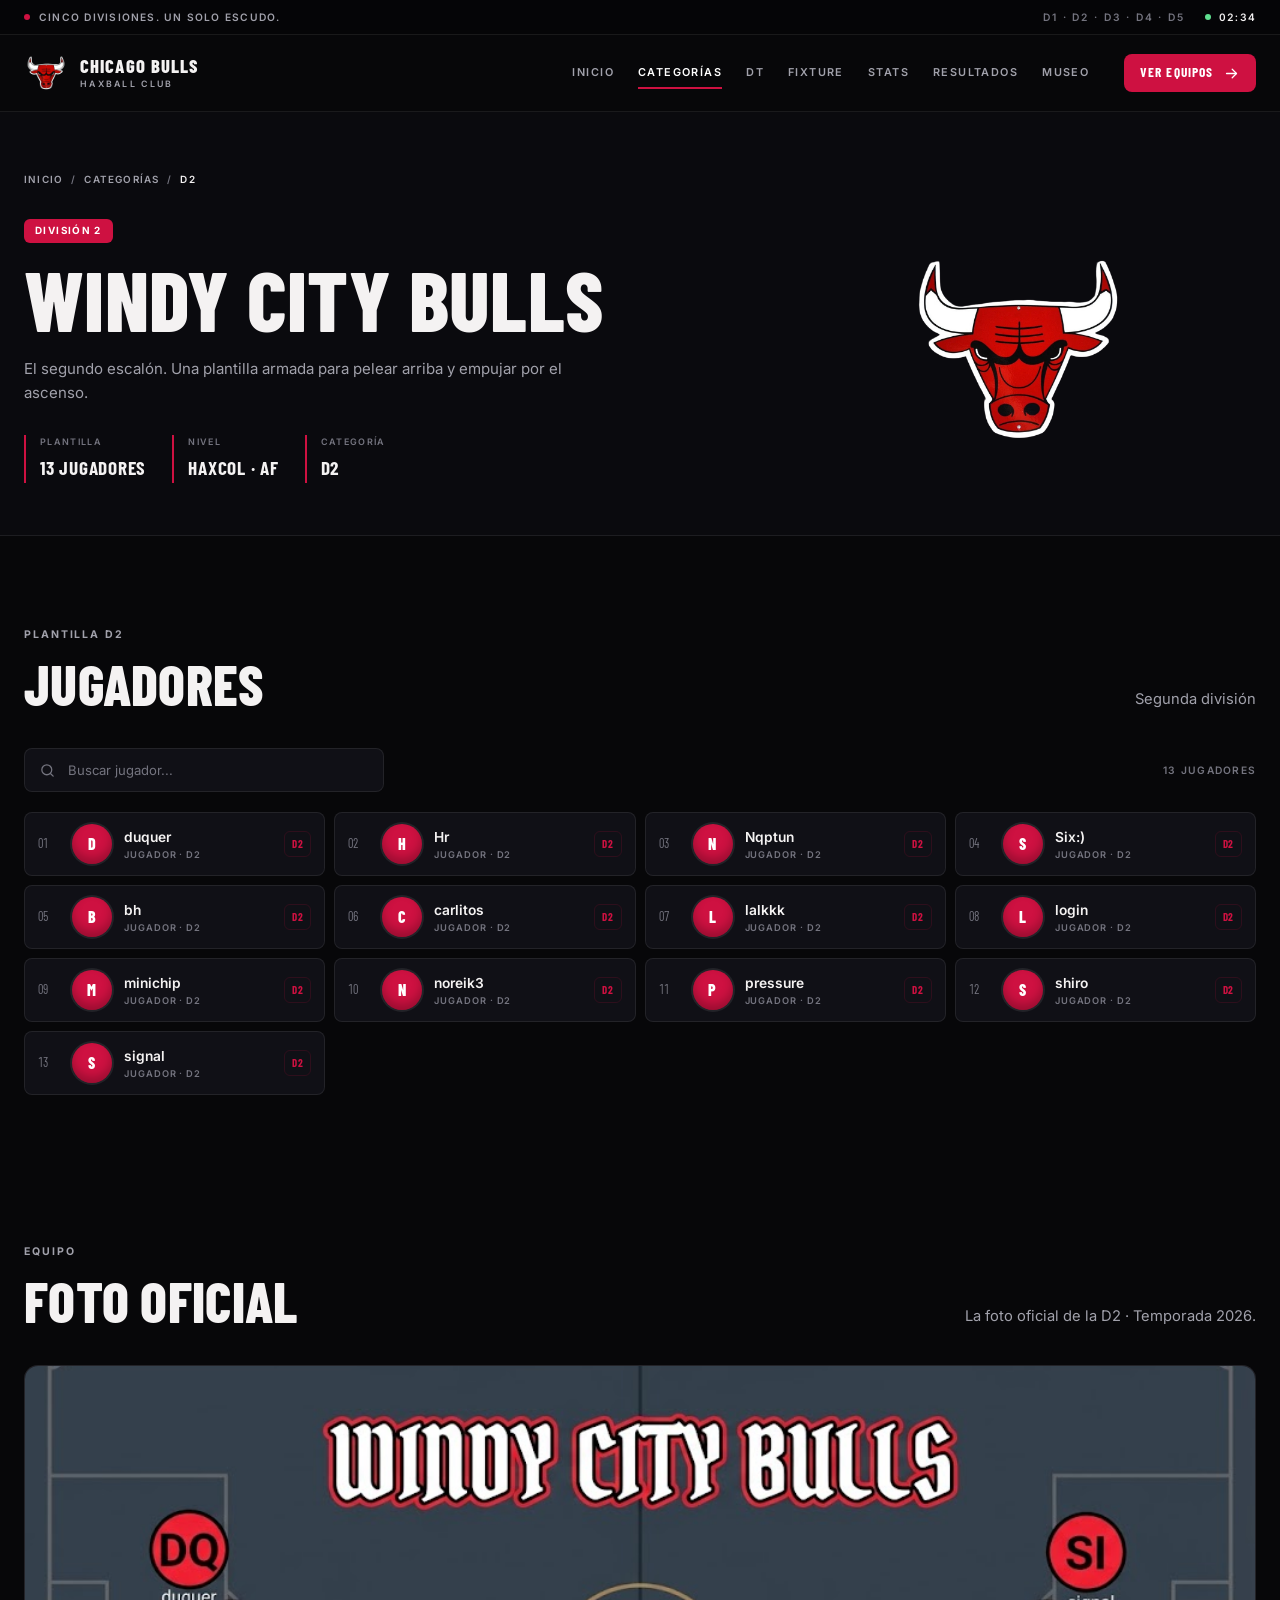
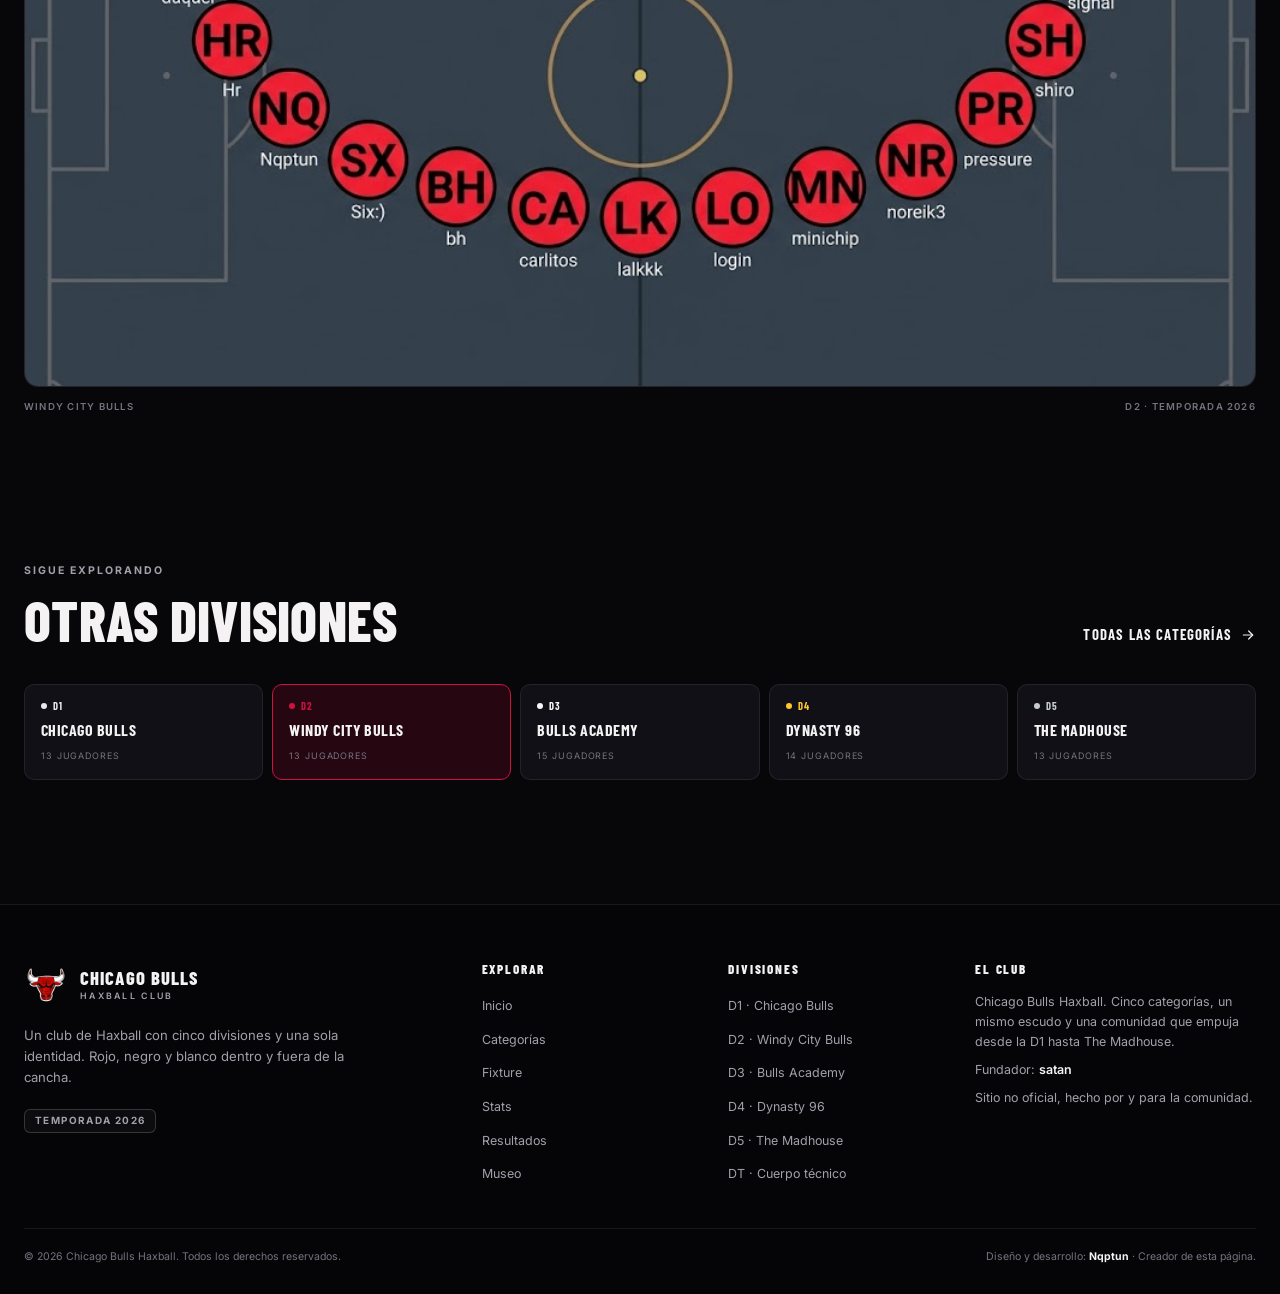
<file: d2.html>
<!DOCTYPE html>
<html lang="es">
<head>
  <meta charset="UTF-8">
  <meta name="viewport" content="width=device-width, initial-scale=1">
  <title>D2 · Windy City Bulls | Chicago Bulls Haxball</title>
  <meta name="description" content="Plantilla de Windy City Bulls (D2) en Chicago Bulls Haxball. Conocé a todos los jugadores de la categoría.">
  <meta name="theme-color" content="#070709">
  <meta property="og:title" content="D2 · Windy City Bulls | Chicago Bulls Haxball">
  <meta property="og:description" content="Plantilla de Windy City Bulls (D2) en Chicago Bulls Haxball. Conocé a todos los jugadores de la categoría.">
  <meta property="og:type" content="website">
  <meta property="og:image" content="img/logo.png">
  <link rel="icon" type="image/png" sizes="32x32" href="img/favicon-32.png">
  <link rel="icon" type="image/png" sizes="64x64" href="img/favicon-64.png">
  <link rel="apple-touch-icon" href="img/favicon-180.png">
  <link rel="preconnect" href="https://fonts.googleapis.com">
  <link rel="preconnect" href="https://fonts.gstatic.com" crossorigin>
  <link href="https://fonts.googleapis.com/css2?family=Barlow+Condensed:wght@500;600;700;800&family=Inter:wght@400;500;600;700&display=swap" rel="stylesheet">
  <link rel="stylesheet" href="css/base.css">
  <link rel="stylesheet" href="css/pages.css">
  <link rel="stylesheet" href="css/components.css">
  <link rel="stylesheet" href="css/responsive.css">
  <script>
    (function () {
      var root = document.documentElement;
      root.classList.add("js");
      try {
        if (sessionStorage.getItem("cb-loader-seen") === "1") root.classList.add("no-loader");
      } catch (error) {}
    })();
  </script>
  <noscript><style>.loader{display:none!important}.reveal{opacity:1!important;transform:none!important}</style></noscript>
</head>
<body class="page-team" data-division="d2">
<a class="skip-link" href="#main">Saltar al contenido</a>

<div class="loader" id="loader" aria-hidden="true">
  <div class="loader__inner">
    <div class="loader__mark">
      <img class="loader__logo" src="img/logo.png" alt="" width="800" height="800">
      <span class="smoke smoke--1"></span>
      <span class="smoke smoke--2"></span>
      <span class="smoke smoke--3"></span>
      <span class="smoke smoke--4"></span>
      <span class="smoke smoke--5"></span>
      <span class="smoke smoke--6"></span>
    </div>
    <p class="loader__title">Chicago Bulls</p>
    <p class="loader__sub">Haxball Club</p>
    <div class="loader__bar"><span></span></div>
  </div>
</div>

<div class="site">
  <header class="site-header">
    <div class="topbar">
      <div class="container topbar__inner">
        <p class="topbar__motto">Cinco divisiones. Un solo escudo.</p>
        <div class="topbar__meta">
          <span class="topbar__divisions">D1 · D2 · D3 · D4 · D5</span>
          <span class="topbar__clock">
            <span class="live-dot" aria-hidden="true"></span>
            <time data-clock>--:--</time>
          </span>
        </div>
      </div>
    </div>
    <div class="navbar">
      <div class="container navbar__inner">
        <a class="brand" href="index.html" aria-label="Chicago Bulls Haxball, inicio">
          <img class="brand__logo" src="img/logo.png" alt="" width="800" height="800">
          <span class="brand__text">
            <strong>Chicago Bulls</strong>
            <small>Haxball Club</small>
          </span>
        </a>
        <button class="nav-toggle" type="button" aria-expanded="false" aria-controls="primary-nav" aria-label="Abrir menú de navegación">
          <span class="icon-open"><svg viewBox="0 0 24 24" fill="none" stroke="currentColor" stroke-width="1.8" stroke-linecap="round" stroke-linejoin="round" aria-hidden="true"><path d="M4 7h16M4 12h16M4 17h16"/></svg></span>
          <span class="icon-close"><svg viewBox="0 0 24 24" fill="none" stroke="currentColor" stroke-width="1.8" stroke-linecap="round" stroke-linejoin="round" aria-hidden="true"><path d="m6 6 12 12M18 6 6 18"/></svg></span>
        </button>
        <nav class="nav" id="primary-nav" aria-label="Navegación principal">
          <ul class="nav__list">
            <li><a class="nav__link" href="index.html" data-nav="home">Inicio</a></li>
            <li><a class="nav__link" href="categorias.html" data-nav="categorias">Categorías</a></li>
            <li><a class="nav__link" href="dt.html" data-nav="dt">DT</a></li>
            <li><a class="nav__link" href="fixture.html" data-nav="fixture">Fixture</a></li>
            <li><a class="nav__link" href="stats.html" data-nav="stats">Stats</a></li>
            <li><a class="nav__link" href="resultados.html" data-nav="resultados">Resultados</a></li>
            <li><a class="nav__link" href="museo.html" data-nav="museo">Museo</a></li>
          </ul>
          <a class="btn btn--primary btn--sm nav__cta" href="categorias.html">Ver equipos <svg viewBox="0 0 24 24" fill="none" stroke="currentColor" stroke-width="1.8" stroke-linecap="round" stroke-linejoin="round" aria-hidden="true"><path d="M5 12h14"/><path d="m13 6 6 6-6 6"/></svg></a>
        </nav>
      </div>
    </div>
  </header>

  <main id="main">

  <section class="team-hero tone-d2">
    <div class="container">
      <nav class="breadcrumbs" aria-label="Miga de pan">
        <a href="index.html">Inicio</a><span aria-hidden="true">/</span><a href="categorias.html">Categorías</a><span aria-hidden="true">/</span><span aria-current="page">D2</span>
      </nav>
      <div class="team-hero__grid">
        <div class="team-hero__copy">
          <span class="badge badge--accent">División 2</span>
          <h1 data-team-name>Windy City Bulls</h1>
          <p class="team-hero__desc" data-team-desc>El segundo escalón competitivo. Una plantilla con hambre de ascenso que empuja desde abajo.</p>
          <div class="team-hero__meta">
            <div><span>Plantilla</span><strong data-roster-count>13 jugadores</strong></div>
            <div><span>Nivel</span><strong>HaxCol · AF</strong></div>
            <div><span>Categoría</span><strong data-team-label>D2</strong></div>
          </div>
        </div>
        <div class="team-hero__emblem">
          <img src="img/logo.png" alt="Escudo de Windy City Bulls" width="800" height="800">
        </div>
      </div>
    </div>
  </section>

  <section class="section">
    <div class="container">
      <div class="section-head">
        <div>
          <span class="eyebrow">Plantilla D2</span>
          <h2>Jugadores</h2>
        </div>
        <div>
          <p data-team-role>Segunda división</p>
        </div>
      </div>
      <div class="roster-toolbar">
        <label class="search-field">
          <svg viewBox="0 0 24 24" fill="none" stroke="currentColor" stroke-width="1.8" stroke-linecap="round" stroke-linejoin="round" aria-hidden="true"><circle cx="11" cy="11" r="7"/><path d="m20 20-3.5-3.5"/></svg>
          <span class="sr-only">Buscar jugador</span>
          <input type="search" data-roster-search placeholder="Buscar jugador..." autocomplete="off">
        </label>
        <span class="roster-count" data-roster-visible aria-live="polite">13 jugadores</span>
      </div>
      <ul class="roster-grid" data-roster></ul>
      <div class="empty-state" data-roster-empty hidden>
        <span class="empty-state__icon"><svg viewBox="0 0 24 24" fill="none" stroke="currentColor" stroke-width="1.8" stroke-linecap="round" stroke-linejoin="round" aria-hidden="true"><circle cx="11" cy="11" r="7"/><path d="m20 20-3.5-3.5"/></svg></span>
        <h3>Sin coincidencias</h3>
        <p>No encontramos jugadores con ese nombre. Probá con otra búsqueda.</p>
      </div>
    </div>
  </section>

  <section class="section section--tight">
    <div class="container">
      <div class="section-head">
        <div>
          <span class="eyebrow">Equipo</span>
          <h2>Foto oficial</h2>
        </div>
        <div>
          <p>La foto oficial de la D2 · Temporada 2026.</p>
        </div>
      </div>
      <figure class="team-photo">
        <div class="team-photo__frame has-photo" data-team-photo>
          <img class="team-photo__img" src="img/fotos_grupos/D2.jpg" alt="Foto oficial de Windy City Bulls · D2" loading="lazy" decoding="async" width="1024" height="572">
        </div>
        <figcaption class="team-photo__caption">
          <span data-team-name>Windy City Bulls</span>
          <span>D2 · Temporada 2026</span>
        </figcaption>
      </figure>
    </div>
  </section>

  <section class="section">
    <div class="container">
      <div class="section-head">
        <div>
          <span class="eyebrow">Sigue explorando</span>
          <h2>Otras divisiones</h2>
        </div>
        <div>
          <a class="text-link" href="categorias.html">Todas las categorías <svg viewBox="0 0 24 24" fill="none" stroke="currentColor" stroke-width="1.8" stroke-linecap="round" stroke-linejoin="round" aria-hidden="true"><path d="M5 12h14"/><path d="m13 6 6 6-6 6"/></svg></a>
        </div>
      </div>
      <div class="division-switcher" data-division-switcher></div>
    </div>
  </section>

  </main>

  <footer class="site-footer">
    <div class="container">
      <div class="footer__top">
        <div class="footer__brand">
          <a class="brand" href="index.html" aria-label="Chicago Bulls Haxball, inicio">
            <img class="brand__logo" src="img/logo.png" alt="" width="800" height="800">
            <span class="brand__text">
              <strong>Chicago Bulls</strong>
              <small>Haxball Club</small>
            </span>
          </a>
          <p>Un club de Haxball con cinco divisiones y una sola identidad. Rojo, negro y blanco dentro y fuera de la cancha.</p>
          <span class="badge">Temporada 2026</span>
        </div>
        <div class="footer__col">
          <h4>Explorar</h4>
          <ul>
            <li><a href="index.html">Inicio</a></li>
            <li><a href="categorias.html">Categorías</a></li>
            <li><a href="fixture.html">Fixture</a></li>
            <li><a href="stats.html">Stats</a></li>
            <li><a href="resultados.html">Resultados</a></li>
            <li><a href="museo.html">Museo</a></li>
          </ul>
        </div>
        <div class="footer__col">
          <h4>Divisiones</h4>
          <ul>
            <li><a href="d1.html">D1 · Chicago Bulls</a></li>
            <li><a href="d2.html">D2 · Windy City Bulls</a></li>
            <li><a href="d3.html">D3 · Bulls Academy</a></li>
            <li><a href="d4.html">D4 · Dynasty 96</a></li>
            <li><a href="d5.html">D5 · The Madhouse</a></li>
            <li><a href="dt.html">DT · Cuerpo técnico</a></li>
          </ul>
        </div>
        <div class="footer__col">
          <h4>El club</h4>
          <p>Chicago Bulls Haxball. Cinco categorías, un mismo escudo y una comunidad que empuja desde la D1 hasta The Madhouse.</p>
          <p>Fundador: <strong data-founder>satan</strong></p>
          <p>Sitio no oficial, hecho por y para la comunidad.</p>
        </div>
      </div>
      <div class="footer__bottom">
        <p>© <span data-year>2026</span> Chicago Bulls Haxball. Todos los derechos reservados.</p>
        <p class="footer__credit">Diseño y desarrollo: <strong>Nqptun</strong> · Creador de esta página.</p>
      </div>
    </div>
  </footer>
</div>

  <script src="js/data.js" defer></script>
  <script src="js/app.js" defer></script>
</body>
</html>
</file>
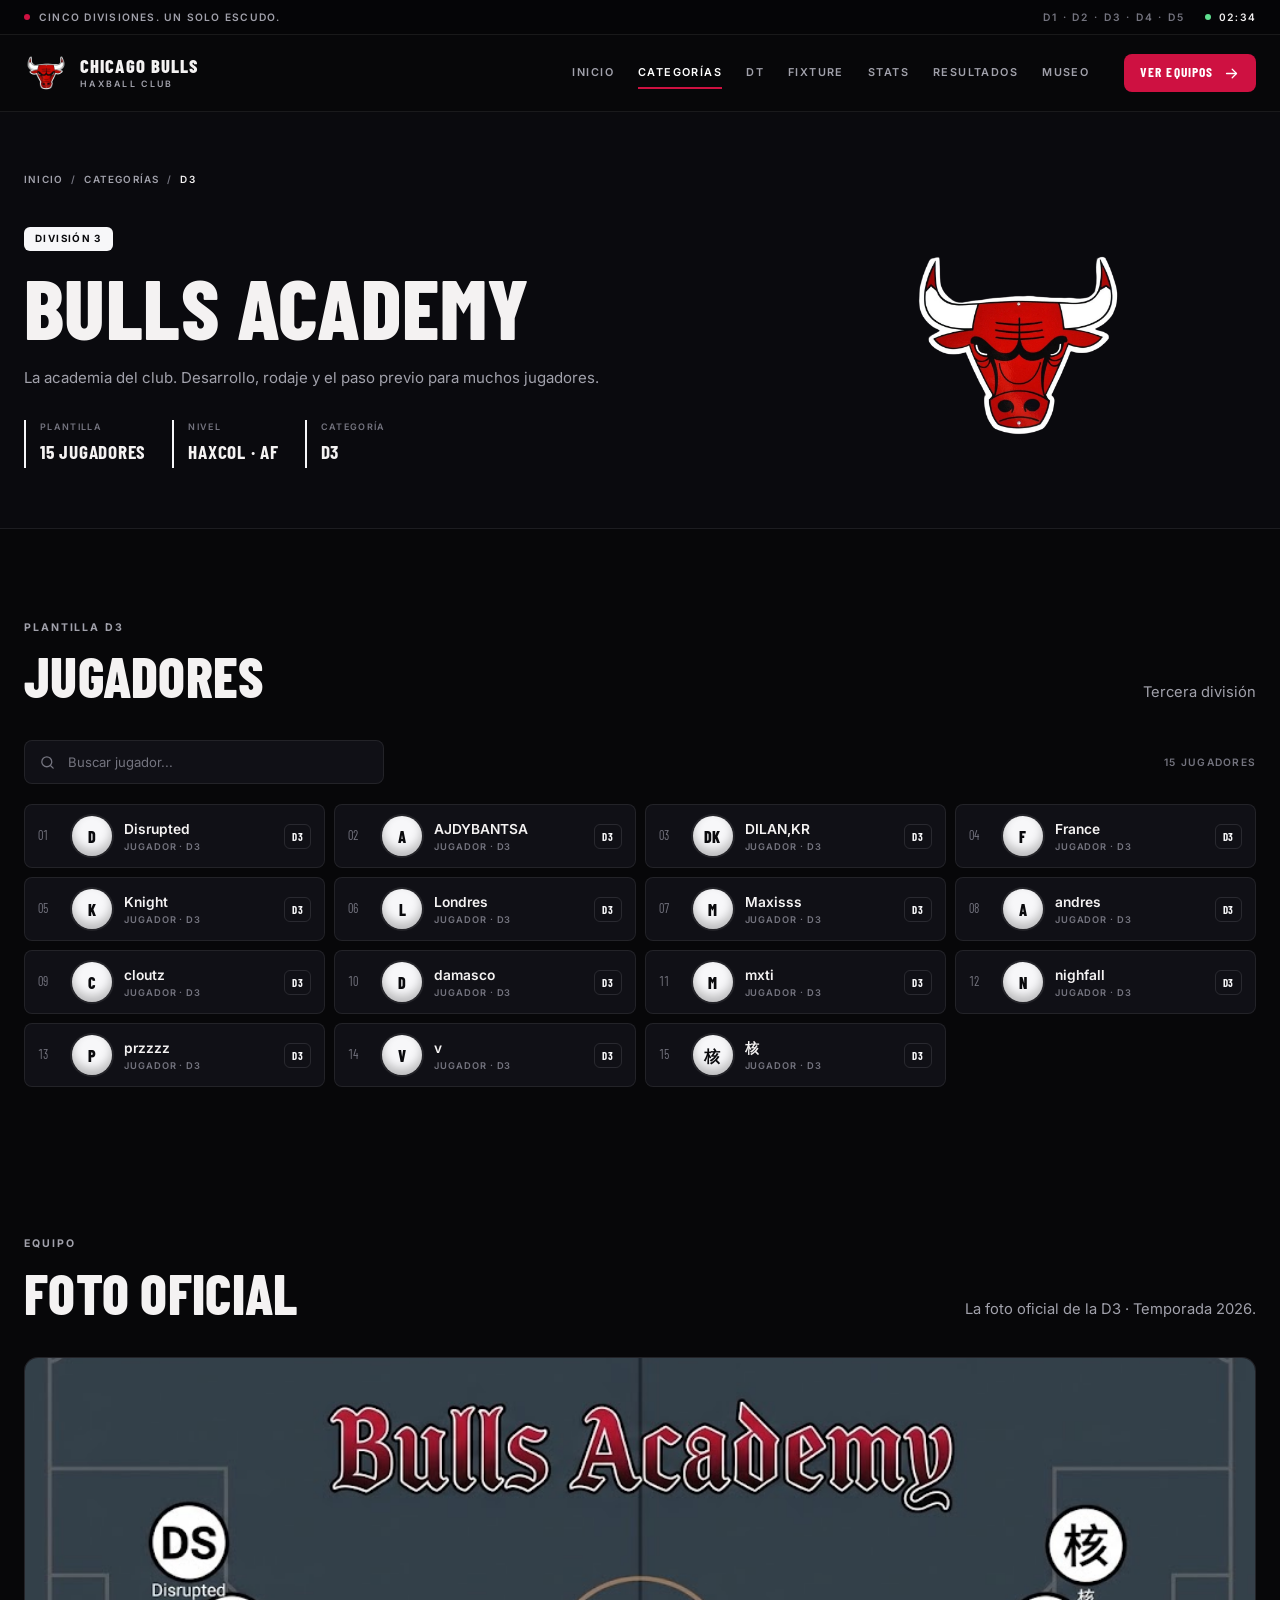
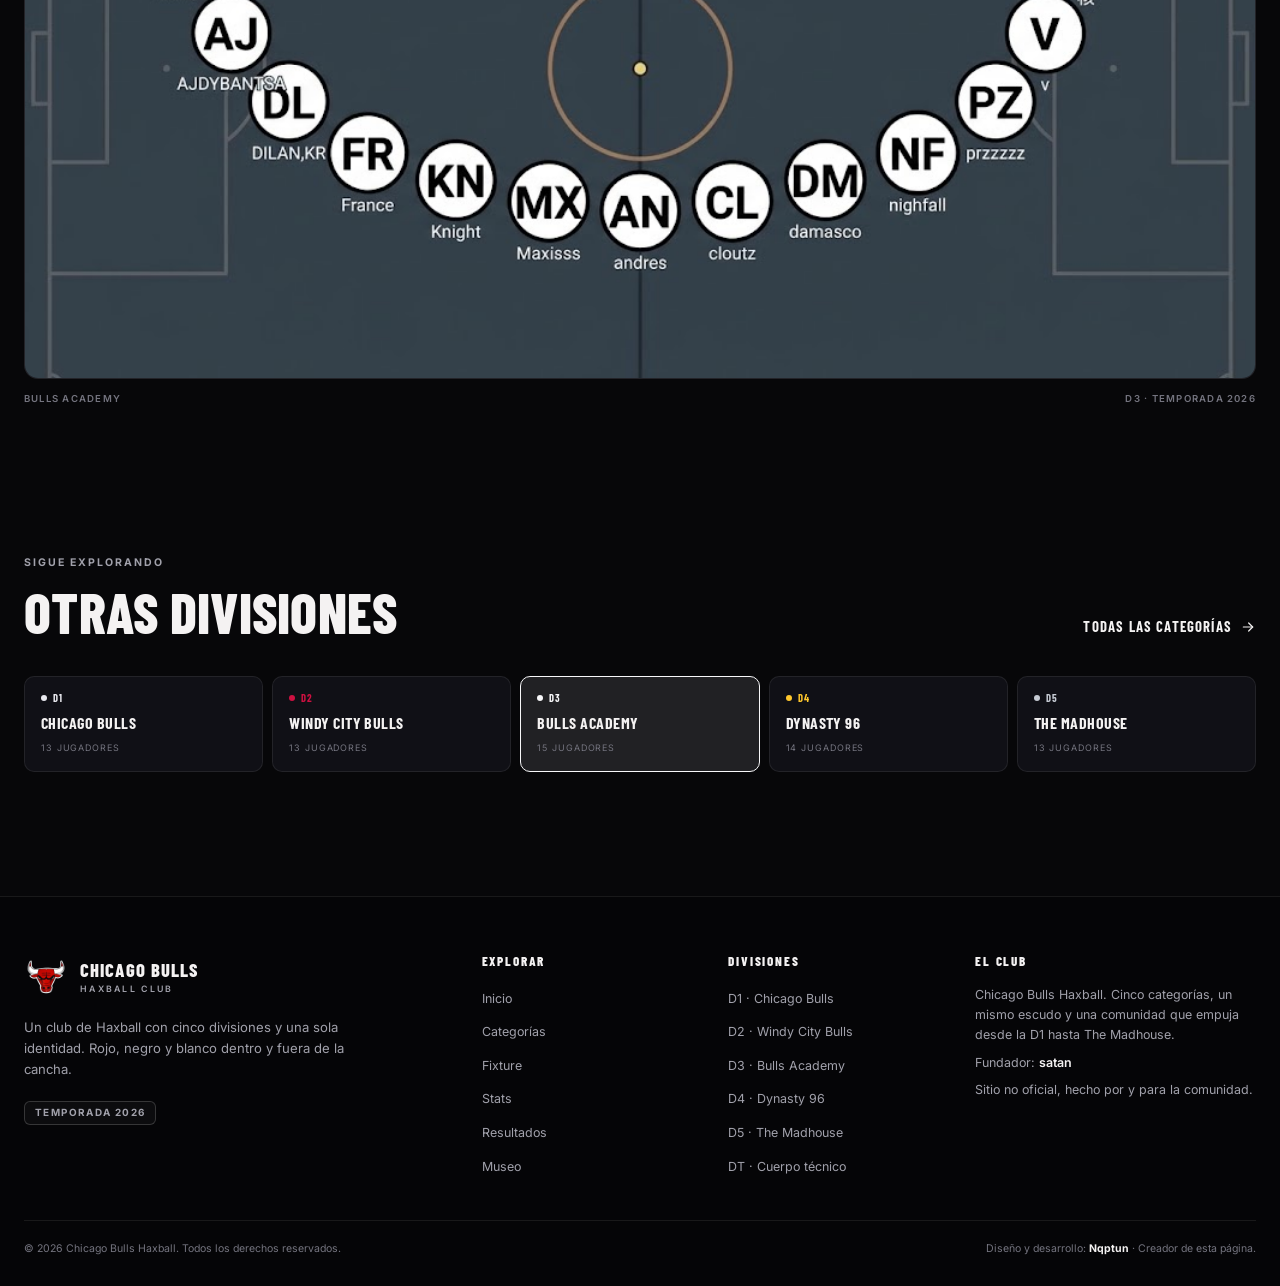
<file: d3.html>
<!DOCTYPE html>
<html lang="es">
<head>
  <meta charset="UTF-8">
  <meta name="viewport" content="width=device-width, initial-scale=1">
  <title>D3 · Bulls Academy | Chicago Bulls Haxball</title>
  <meta name="description" content="Plantilla de Bulls Academy (D3) en Chicago Bulls Haxball. Conocé a todos los jugadores de la categoría.">
  <meta name="theme-color" content="#070709">
  <meta property="og:title" content="D3 · Bulls Academy | Chicago Bulls Haxball">
  <meta property="og:description" content="Plantilla de Bulls Academy (D3) en Chicago Bulls Haxball. Conocé a todos los jugadores de la categoría.">
  <meta property="og:type" content="website">
  <meta property="og:image" content="img/logo.png">
  <link rel="icon" type="image/png" sizes="32x32" href="img/favicon-32.png">
  <link rel="icon" type="image/png" sizes="64x64" href="img/favicon-64.png">
  <link rel="apple-touch-icon" href="img/favicon-180.png">
  <link rel="preconnect" href="https://fonts.googleapis.com">
  <link rel="preconnect" href="https://fonts.gstatic.com" crossorigin>
  <link href="https://fonts.googleapis.com/css2?family=Barlow+Condensed:wght@500;600;700;800&family=Inter:wght@400;500;600;700&display=swap" rel="stylesheet">
  <link rel="stylesheet" href="css/base.css">
  <link rel="stylesheet" href="css/pages.css">
  <link rel="stylesheet" href="css/components.css">
  <link rel="stylesheet" href="css/responsive.css">
  <script>
    (function () {
      var root = document.documentElement;
      root.classList.add("js");
      try {
        if (sessionStorage.getItem("cb-loader-seen") === "1") root.classList.add("no-loader");
      } catch (error) {}
    })();
  </script>
  <noscript><style>.loader{display:none!important}.reveal{opacity:1!important;transform:none!important}</style></noscript>
</head>
<body class="page-team" data-division="d3">
<a class="skip-link" href="#main">Saltar al contenido</a>

<div class="loader" id="loader" aria-hidden="true">
  <div class="loader__inner">
    <div class="loader__mark">
      <img class="loader__logo" src="img/logo.png" alt="" width="800" height="800">
      <span class="smoke smoke--1"></span>
      <span class="smoke smoke--2"></span>
      <span class="smoke smoke--3"></span>
      <span class="smoke smoke--4"></span>
      <span class="smoke smoke--5"></span>
      <span class="smoke smoke--6"></span>
    </div>
    <p class="loader__title">Chicago Bulls</p>
    <p class="loader__sub">Haxball Club</p>
    <div class="loader__bar"><span></span></div>
  </div>
</div>

<div class="site">
  <header class="site-header">
    <div class="topbar">
      <div class="container topbar__inner">
        <p class="topbar__motto">Cinco divisiones. Un solo escudo.</p>
        <div class="topbar__meta">
          <span class="topbar__divisions">D1 · D2 · D3 · D4 · D5</span>
          <span class="topbar__clock">
            <span class="live-dot" aria-hidden="true"></span>
            <time data-clock>--:--</time>
          </span>
        </div>
      </div>
    </div>
    <div class="navbar">
      <div class="container navbar__inner">
        <a class="brand" href="index.html" aria-label="Chicago Bulls Haxball, inicio">
          <img class="brand__logo" src="img/logo.png" alt="" width="800" height="800">
          <span class="brand__text">
            <strong>Chicago Bulls</strong>
            <small>Haxball Club</small>
          </span>
        </a>
        <button class="nav-toggle" type="button" aria-expanded="false" aria-controls="primary-nav" aria-label="Abrir menú de navegación">
          <span class="icon-open"><svg viewBox="0 0 24 24" fill="none" stroke="currentColor" stroke-width="1.8" stroke-linecap="round" stroke-linejoin="round" aria-hidden="true"><path d="M4 7h16M4 12h16M4 17h16"/></svg></span>
          <span class="icon-close"><svg viewBox="0 0 24 24" fill="none" stroke="currentColor" stroke-width="1.8" stroke-linecap="round" stroke-linejoin="round" aria-hidden="true"><path d="m6 6 12 12M18 6 6 18"/></svg></span>
        </button>
        <nav class="nav" id="primary-nav" aria-label="Navegación principal">
          <ul class="nav__list">
            <li><a class="nav__link" href="index.html" data-nav="home">Inicio</a></li>
            <li><a class="nav__link" href="categorias.html" data-nav="categorias">Categorías</a></li>
            <li><a class="nav__link" href="dt.html" data-nav="dt">DT</a></li>
            <li><a class="nav__link" href="fixture.html" data-nav="fixture">Fixture</a></li>
            <li><a class="nav__link" href="stats.html" data-nav="stats">Stats</a></li>
            <li><a class="nav__link" href="resultados.html" data-nav="resultados">Resultados</a></li>
            <li><a class="nav__link" href="museo.html" data-nav="museo">Museo</a></li>
          </ul>
          <a class="btn btn--primary btn--sm nav__cta" href="categorias.html">Ver equipos <svg viewBox="0 0 24 24" fill="none" stroke="currentColor" stroke-width="1.8" stroke-linecap="round" stroke-linejoin="round" aria-hidden="true"><path d="M5 12h14"/><path d="m13 6 6 6-6 6"/></svg></a>
        </nav>
      </div>
    </div>
  </header>

  <main id="main">

  <section class="team-hero tone-d3">
    <div class="container">
      <nav class="breadcrumbs" aria-label="Miga de pan">
        <a href="index.html">Inicio</a><span aria-hidden="true">/</span><a href="categorias.html">Categorías</a><span aria-hidden="true">/</span><span aria-current="page">D3</span>
      </nav>
      <div class="team-hero__grid">
        <div class="team-hero__copy">
          <span class="badge badge--accent">División 3</span>
          <h1 data-team-name>Bulls Academy</h1>
          <p class="team-hero__desc" data-team-desc>Nuestra academia. Desarrollo, disciplina y el primer paso de muchos jugadores hacia el primer equipo.</p>
          <div class="team-hero__meta">
            <div><span>Plantilla</span><strong data-roster-count>15 jugadores</strong></div>
            <div><span>Nivel</span><strong>HaxCol · AF</strong></div>
            <div><span>Categoría</span><strong data-team-label>D3</strong></div>
          </div>
        </div>
        <div class="team-hero__emblem">
          <img src="img/logo.png" alt="Escudo de Bulls Academy" width="800" height="800">
        </div>
      </div>
    </div>
  </section>

  <section class="section">
    <div class="container">
      <div class="section-head">
        <div>
          <span class="eyebrow">Plantilla D3</span>
          <h2>Jugadores</h2>
        </div>
        <div>
          <p data-team-role>Tercera división</p>
        </div>
      </div>
      <div class="roster-toolbar">
        <label class="search-field">
          <svg viewBox="0 0 24 24" fill="none" stroke="currentColor" stroke-width="1.8" stroke-linecap="round" stroke-linejoin="round" aria-hidden="true"><circle cx="11" cy="11" r="7"/><path d="m20 20-3.5-3.5"/></svg>
          <span class="sr-only">Buscar jugador</span>
          <input type="search" data-roster-search placeholder="Buscar jugador..." autocomplete="off">
        </label>
        <span class="roster-count" data-roster-visible aria-live="polite">15 jugadores</span>
      </div>
      <ul class="roster-grid" data-roster></ul>
      <div class="empty-state" data-roster-empty hidden>
        <span class="empty-state__icon"><svg viewBox="0 0 24 24" fill="none" stroke="currentColor" stroke-width="1.8" stroke-linecap="round" stroke-linejoin="round" aria-hidden="true"><circle cx="11" cy="11" r="7"/><path d="m20 20-3.5-3.5"/></svg></span>
        <h3>Sin coincidencias</h3>
        <p>No encontramos jugadores con ese nombre. Probá con otra búsqueda.</p>
      </div>
    </div>
  </section>

  <section class="section section--tight">
    <div class="container">
      <div class="section-head">
        <div>
          <span class="eyebrow">Equipo</span>
          <h2>Foto oficial</h2>
        </div>
        <div>
          <p>La foto oficial de la D3 · Temporada 2026.</p>
        </div>
      </div>
      <figure class="team-photo">
        <div class="team-photo__frame has-photo" data-team-photo>
          <img class="team-photo__img" src="img/fotos_grupos/D3.jpg" alt="Foto oficial de Bulls Academy · D3" loading="lazy" decoding="async" width="1024" height="572">
        </div>
        <figcaption class="team-photo__caption">
          <span data-team-name>Bulls Academy</span>
          <span>D3 · Temporada 2026</span>
        </figcaption>
      </figure>
    </div>
  </section>

  <section class="section">
    <div class="container">
      <div class="section-head">
        <div>
          <span class="eyebrow">Sigue explorando</span>
          <h2>Otras divisiones</h2>
        </div>
        <div>
          <a class="text-link" href="categorias.html">Todas las categorías <svg viewBox="0 0 24 24" fill="none" stroke="currentColor" stroke-width="1.8" stroke-linecap="round" stroke-linejoin="round" aria-hidden="true"><path d="M5 12h14"/><path d="m13 6 6 6-6 6"/></svg></a>
        </div>
      </div>
      <div class="division-switcher" data-division-switcher></div>
    </div>
  </section>

  </main>

  <footer class="site-footer">
    <div class="container">
      <div class="footer__top">
        <div class="footer__brand">
          <a class="brand" href="index.html" aria-label="Chicago Bulls Haxball, inicio">
            <img class="brand__logo" src="img/logo.png" alt="" width="800" height="800">
            <span class="brand__text">
              <strong>Chicago Bulls</strong>
              <small>Haxball Club</small>
            </span>
          </a>
          <p>Un club de Haxball con cinco divisiones y una sola identidad. Rojo, negro y blanco dentro y fuera de la cancha.</p>
          <span class="badge">Temporada 2026</span>
        </div>
        <div class="footer__col">
          <h4>Explorar</h4>
          <ul>
            <li><a href="index.html">Inicio</a></li>
            <li><a href="categorias.html">Categorías</a></li>
            <li><a href="fixture.html">Fixture</a></li>
            <li><a href="stats.html">Stats</a></li>
            <li><a href="resultados.html">Resultados</a></li>
            <li><a href="museo.html">Museo</a></li>
          </ul>
        </div>
        <div class="footer__col">
          <h4>Divisiones</h4>
          <ul>
            <li><a href="d1.html">D1 · Chicago Bulls</a></li>
            <li><a href="d2.html">D2 · Windy City Bulls</a></li>
            <li><a href="d3.html">D3 · Bulls Academy</a></li>
            <li><a href="d4.html">D4 · Dynasty 96</a></li>
            <li><a href="d5.html">D5 · The Madhouse</a></li>
            <li><a href="dt.html">DT · Cuerpo técnico</a></li>
          </ul>
        </div>
        <div class="footer__col">
          <h4>El club</h4>
          <p>Chicago Bulls Haxball. Cinco categorías, un mismo escudo y una comunidad que empuja desde la D1 hasta The Madhouse.</p>
          <p>Fundador: <strong data-founder>satan</strong></p>
          <p>Sitio no oficial, hecho por y para la comunidad.</p>
        </div>
      </div>
      <div class="footer__bottom">
        <p>© <span data-year>2026</span> Chicago Bulls Haxball. Todos los derechos reservados.</p>
        <p class="footer__credit">Diseño y desarrollo: <strong>Nqptun</strong> · Creador de esta página.</p>
      </div>
    </div>
  </footer>
</div>

  <script src="js/data.js" defer></script>
  <script src="js/app.js" defer></script>
</body>
</html>
</file>
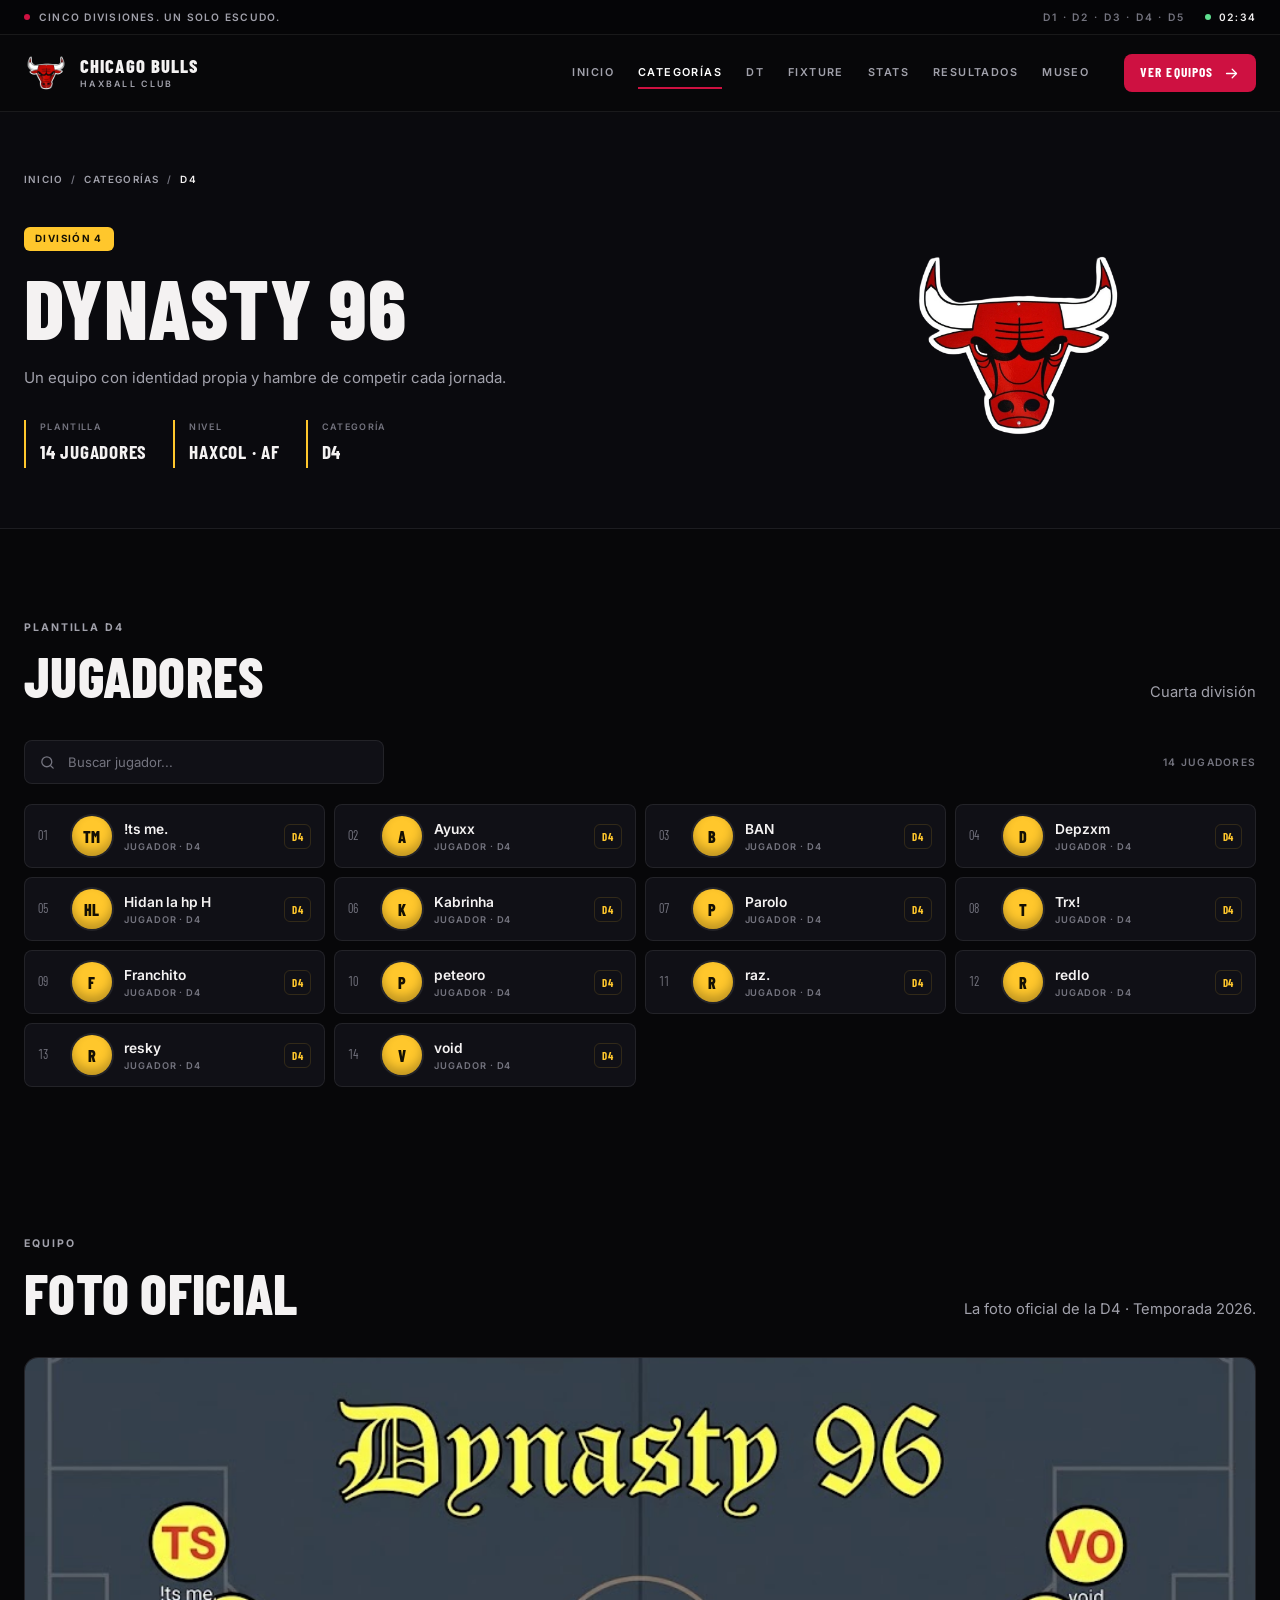
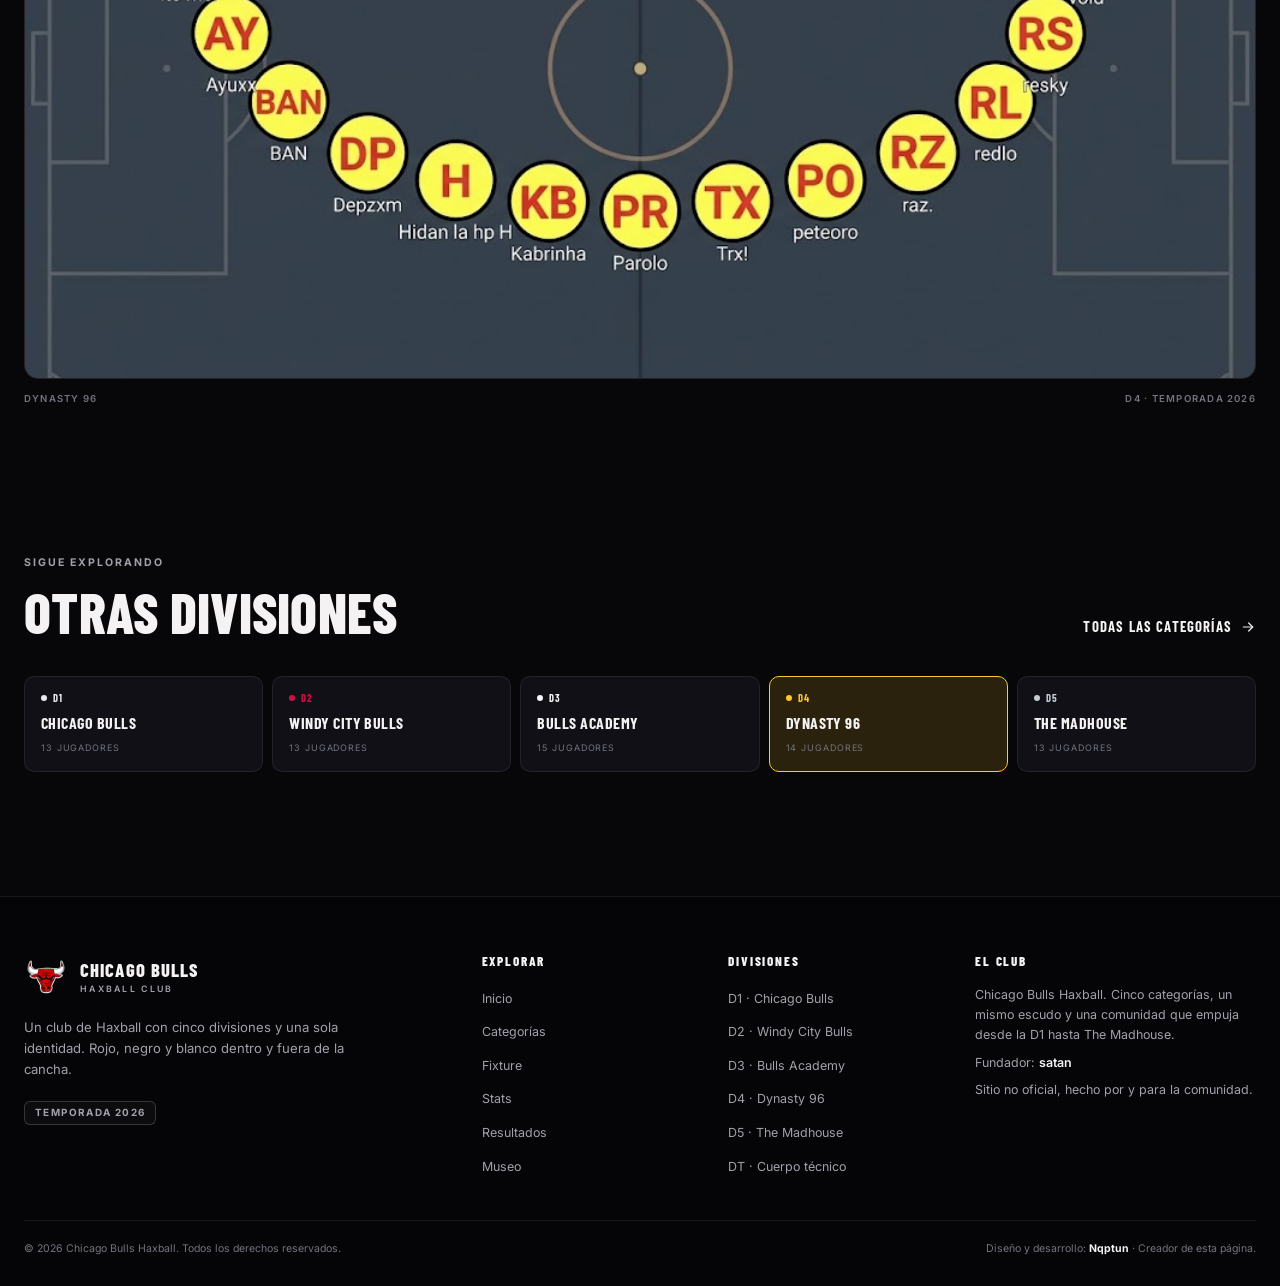
<file: d4.html>
<!DOCTYPE html>
<html lang="es">
<head>
  <meta charset="UTF-8">
  <meta name="viewport" content="width=device-width, initial-scale=1">
  <title>D4 · Dynasty 96 | Chicago Bulls Haxball</title>
  <meta name="description" content="Plantilla de Dynasty 96 (D4) en Chicago Bulls Haxball. Conocé a todos los jugadores de la categoría.">
  <meta name="theme-color" content="#070709">
  <meta property="og:title" content="D4 · Dynasty 96 | Chicago Bulls Haxball">
  <meta property="og:description" content="Plantilla de Dynasty 96 (D4) en Chicago Bulls Haxball. Conocé a todos los jugadores de la categoría.">
  <meta property="og:type" content="website">
  <meta property="og:image" content="img/logo.png">
  <link rel="icon" type="image/png" sizes="32x32" href="img/favicon-32.png">
  <link rel="icon" type="image/png" sizes="64x64" href="img/favicon-64.png">
  <link rel="apple-touch-icon" href="img/favicon-180.png">
  <link rel="preconnect" href="https://fonts.googleapis.com">
  <link rel="preconnect" href="https://fonts.gstatic.com" crossorigin>
  <link href="https://fonts.googleapis.com/css2?family=Barlow+Condensed:wght@500;600;700;800&family=Inter:wght@400;500;600;700&display=swap" rel="stylesheet">
  <link rel="stylesheet" href="css/base.css">
  <link rel="stylesheet" href="css/pages.css">
  <link rel="stylesheet" href="css/components.css">
  <link rel="stylesheet" href="css/responsive.css">
  <script>
    (function () {
      var root = document.documentElement;
      root.classList.add("js");
      try {
        if (sessionStorage.getItem("cb-loader-seen") === "1") root.classList.add("no-loader");
      } catch (error) {}
    })();
  </script>
  <noscript><style>.loader{display:none!important}.reveal{opacity:1!important;transform:none!important}</style></noscript>
</head>
<body class="page-team" data-division="d4">
<a class="skip-link" href="#main">Saltar al contenido</a>

<div class="loader" id="loader" aria-hidden="true">
  <div class="loader__inner">
    <div class="loader__mark">
      <img class="loader__logo" src="img/logo.png" alt="" width="800" height="800">
      <span class="smoke smoke--1"></span>
      <span class="smoke smoke--2"></span>
      <span class="smoke smoke--3"></span>
      <span class="smoke smoke--4"></span>
      <span class="smoke smoke--5"></span>
      <span class="smoke smoke--6"></span>
    </div>
    <p class="loader__title">Chicago Bulls</p>
    <p class="loader__sub">Haxball Club</p>
    <div class="loader__bar"><span></span></div>
  </div>
</div>

<div class="site">
  <header class="site-header">
    <div class="topbar">
      <div class="container topbar__inner">
        <p class="topbar__motto">Cinco divisiones. Un solo escudo.</p>
        <div class="topbar__meta">
          <span class="topbar__divisions">D1 · D2 · D3 · D4 · D5</span>
          <span class="topbar__clock">
            <span class="live-dot" aria-hidden="true"></span>
            <time data-clock>--:--</time>
          </span>
        </div>
      </div>
    </div>
    <div class="navbar">
      <div class="container navbar__inner">
        <a class="brand" href="index.html" aria-label="Chicago Bulls Haxball, inicio">
          <img class="brand__logo" src="img/logo.png" alt="" width="800" height="800">
          <span class="brand__text">
            <strong>Chicago Bulls</strong>
            <small>Haxball Club</small>
          </span>
        </a>
        <button class="nav-toggle" type="button" aria-expanded="false" aria-controls="primary-nav" aria-label="Abrir menú de navegación">
          <span class="icon-open"><svg viewBox="0 0 24 24" fill="none" stroke="currentColor" stroke-width="1.8" stroke-linecap="round" stroke-linejoin="round" aria-hidden="true"><path d="M4 7h16M4 12h16M4 17h16"/></svg></span>
          <span class="icon-close"><svg viewBox="0 0 24 24" fill="none" stroke="currentColor" stroke-width="1.8" stroke-linecap="round" stroke-linejoin="round" aria-hidden="true"><path d="m6 6 12 12M18 6 6 18"/></svg></span>
        </button>
        <nav class="nav" id="primary-nav" aria-label="Navegación principal">
          <ul class="nav__list">
            <li><a class="nav__link" href="index.html" data-nav="home">Inicio</a></li>
            <li><a class="nav__link" href="categorias.html" data-nav="categorias">Categorías</a></li>
            <li><a class="nav__link" href="dt.html" data-nav="dt">DT</a></li>
            <li><a class="nav__link" href="fixture.html" data-nav="fixture">Fixture</a></li>
            <li><a class="nav__link" href="stats.html" data-nav="stats">Stats</a></li>
            <li><a class="nav__link" href="resultados.html" data-nav="resultados">Resultados</a></li>
            <li><a class="nav__link" href="museo.html" data-nav="museo">Museo</a></li>
          </ul>
          <a class="btn btn--primary btn--sm nav__cta" href="categorias.html">Ver equipos <svg viewBox="0 0 24 24" fill="none" stroke="currentColor" stroke-width="1.8" stroke-linecap="round" stroke-linejoin="round" aria-hidden="true"><path d="M5 12h14"/><path d="m13 6 6 6-6 6"/></svg></a>
        </nav>
      </div>
    </div>
  </header>

  <main id="main">

  <section class="team-hero tone-d4">
    <div class="container">
      <nav class="breadcrumbs" aria-label="Miga de pan">
        <a href="index.html">Inicio</a><span aria-hidden="true">/</span><a href="categorias.html">Categorías</a><span aria-hidden="true">/</span><span aria-current="page">D4</span>
      </nav>
      <div class="team-hero__grid">
        <div class="team-hero__copy">
          <span class="badge badge--accent">División 4</span>
          <h1 data-team-name>Dynasty 96</h1>
          <p class="team-hero__desc" data-team-desc>La garra de una dinastía que no olvida de dónde viene. Competimos cada jornada con identidad propia.</p>
          <div class="team-hero__meta">
            <div><span>Plantilla</span><strong data-roster-count>14 jugadores</strong></div>
            <div><span>Nivel</span><strong>HaxCol · AF</strong></div>
            <div><span>Categoría</span><strong data-team-label>D4</strong></div>
          </div>
        </div>
        <div class="team-hero__emblem">
          <img src="img/logo.png" alt="Escudo de Dynasty 96" width="800" height="800">
        </div>
      </div>
    </div>
  </section>

  <section class="section">
    <div class="container">
      <div class="section-head">
        <div>
          <span class="eyebrow">Plantilla D4</span>
          <h2>Jugadores</h2>
        </div>
        <div>
          <p data-team-role>Cuarta división</p>
        </div>
      </div>
      <div class="roster-toolbar">
        <label class="search-field">
          <svg viewBox="0 0 24 24" fill="none" stroke="currentColor" stroke-width="1.8" stroke-linecap="round" stroke-linejoin="round" aria-hidden="true"><circle cx="11" cy="11" r="7"/><path d="m20 20-3.5-3.5"/></svg>
          <span class="sr-only">Buscar jugador</span>
          <input type="search" data-roster-search placeholder="Buscar jugador..." autocomplete="off">
        </label>
        <span class="roster-count" data-roster-visible aria-live="polite">14 jugadores</span>
      </div>
      <ul class="roster-grid" data-roster></ul>
      <div class="empty-state" data-roster-empty hidden>
        <span class="empty-state__icon"><svg viewBox="0 0 24 24" fill="none" stroke="currentColor" stroke-width="1.8" stroke-linecap="round" stroke-linejoin="round" aria-hidden="true"><circle cx="11" cy="11" r="7"/><path d="m20 20-3.5-3.5"/></svg></span>
        <h3>Sin coincidencias</h3>
        <p>No encontramos jugadores con ese nombre. Probá con otra búsqueda.</p>
      </div>
    </div>
  </section>

  <section class="section section--tight">
    <div class="container">
      <div class="section-head">
        <div>
          <span class="eyebrow">Equipo</span>
          <h2>Foto oficial</h2>
        </div>
        <div>
          <p>La foto oficial de la D4 · Temporada 2026.</p>
        </div>
      </div>
      <figure class="team-photo">
        <div class="team-photo__frame has-photo" data-team-photo>
          <img class="team-photo__img" src="img/fotos_grupos/D4.jpg" alt="Foto oficial de Dynasty 96 · D4" loading="lazy" decoding="async" width="1024" height="572">
        </div>
        <figcaption class="team-photo__caption">
          <span data-team-name>Dynasty 96</span>
          <span>D4 · Temporada 2026</span>
        </figcaption>
      </figure>
    </div>
  </section>

  <section class="section">
    <div class="container">
      <div class="section-head">
        <div>
          <span class="eyebrow">Sigue explorando</span>
          <h2>Otras divisiones</h2>
        </div>
        <div>
          <a class="text-link" href="categorias.html">Todas las categorías <svg viewBox="0 0 24 24" fill="none" stroke="currentColor" stroke-width="1.8" stroke-linecap="round" stroke-linejoin="round" aria-hidden="true"><path d="M5 12h14"/><path d="m13 6 6 6-6 6"/></svg></a>
        </div>
      </div>
      <div class="division-switcher" data-division-switcher></div>
    </div>
  </section>

  </main>

  <footer class="site-footer">
    <div class="container">
      <div class="footer__top">
        <div class="footer__brand">
          <a class="brand" href="index.html" aria-label="Chicago Bulls Haxball, inicio">
            <img class="brand__logo" src="img/logo.png" alt="" width="800" height="800">
            <span class="brand__text">
              <strong>Chicago Bulls</strong>
              <small>Haxball Club</small>
            </span>
          </a>
          <p>Un club de Haxball con cinco divisiones y una sola identidad. Rojo, negro y blanco dentro y fuera de la cancha.</p>
          <span class="badge">Temporada 2026</span>
        </div>
        <div class="footer__col">
          <h4>Explorar</h4>
          <ul>
            <li><a href="index.html">Inicio</a></li>
            <li><a href="categorias.html">Categorías</a></li>
            <li><a href="fixture.html">Fixture</a></li>
            <li><a href="stats.html">Stats</a></li>
            <li><a href="resultados.html">Resultados</a></li>
            <li><a href="museo.html">Museo</a></li>
          </ul>
        </div>
        <div class="footer__col">
          <h4>Divisiones</h4>
          <ul>
            <li><a href="d1.html">D1 · Chicago Bulls</a></li>
            <li><a href="d2.html">D2 · Windy City Bulls</a></li>
            <li><a href="d3.html">D3 · Bulls Academy</a></li>
            <li><a href="d4.html">D4 · Dynasty 96</a></li>
            <li><a href="d5.html">D5 · The Madhouse</a></li>
            <li><a href="dt.html">DT · Cuerpo técnico</a></li>
          </ul>
        </div>
        <div class="footer__col">
          <h4>El club</h4>
          <p>Chicago Bulls Haxball. Cinco categorías, un mismo escudo y una comunidad que empuja desde la D1 hasta The Madhouse.</p>
          <p>Fundador: <strong data-founder>satan</strong></p>
          <p>Sitio no oficial, hecho por y para la comunidad.</p>
        </div>
      </div>
      <div class="footer__bottom">
        <p>© <span data-year>2026</span> Chicago Bulls Haxball. Todos los derechos reservados.</p>
        <p class="footer__credit">Diseño y desarrollo: <strong>Nqptun</strong> · Creador de esta página.</p>
      </div>
    </div>
  </footer>
</div>

  <script src="js/data.js" defer></script>
  <script src="js/app.js" defer></script>
</body>
</html>
</file>
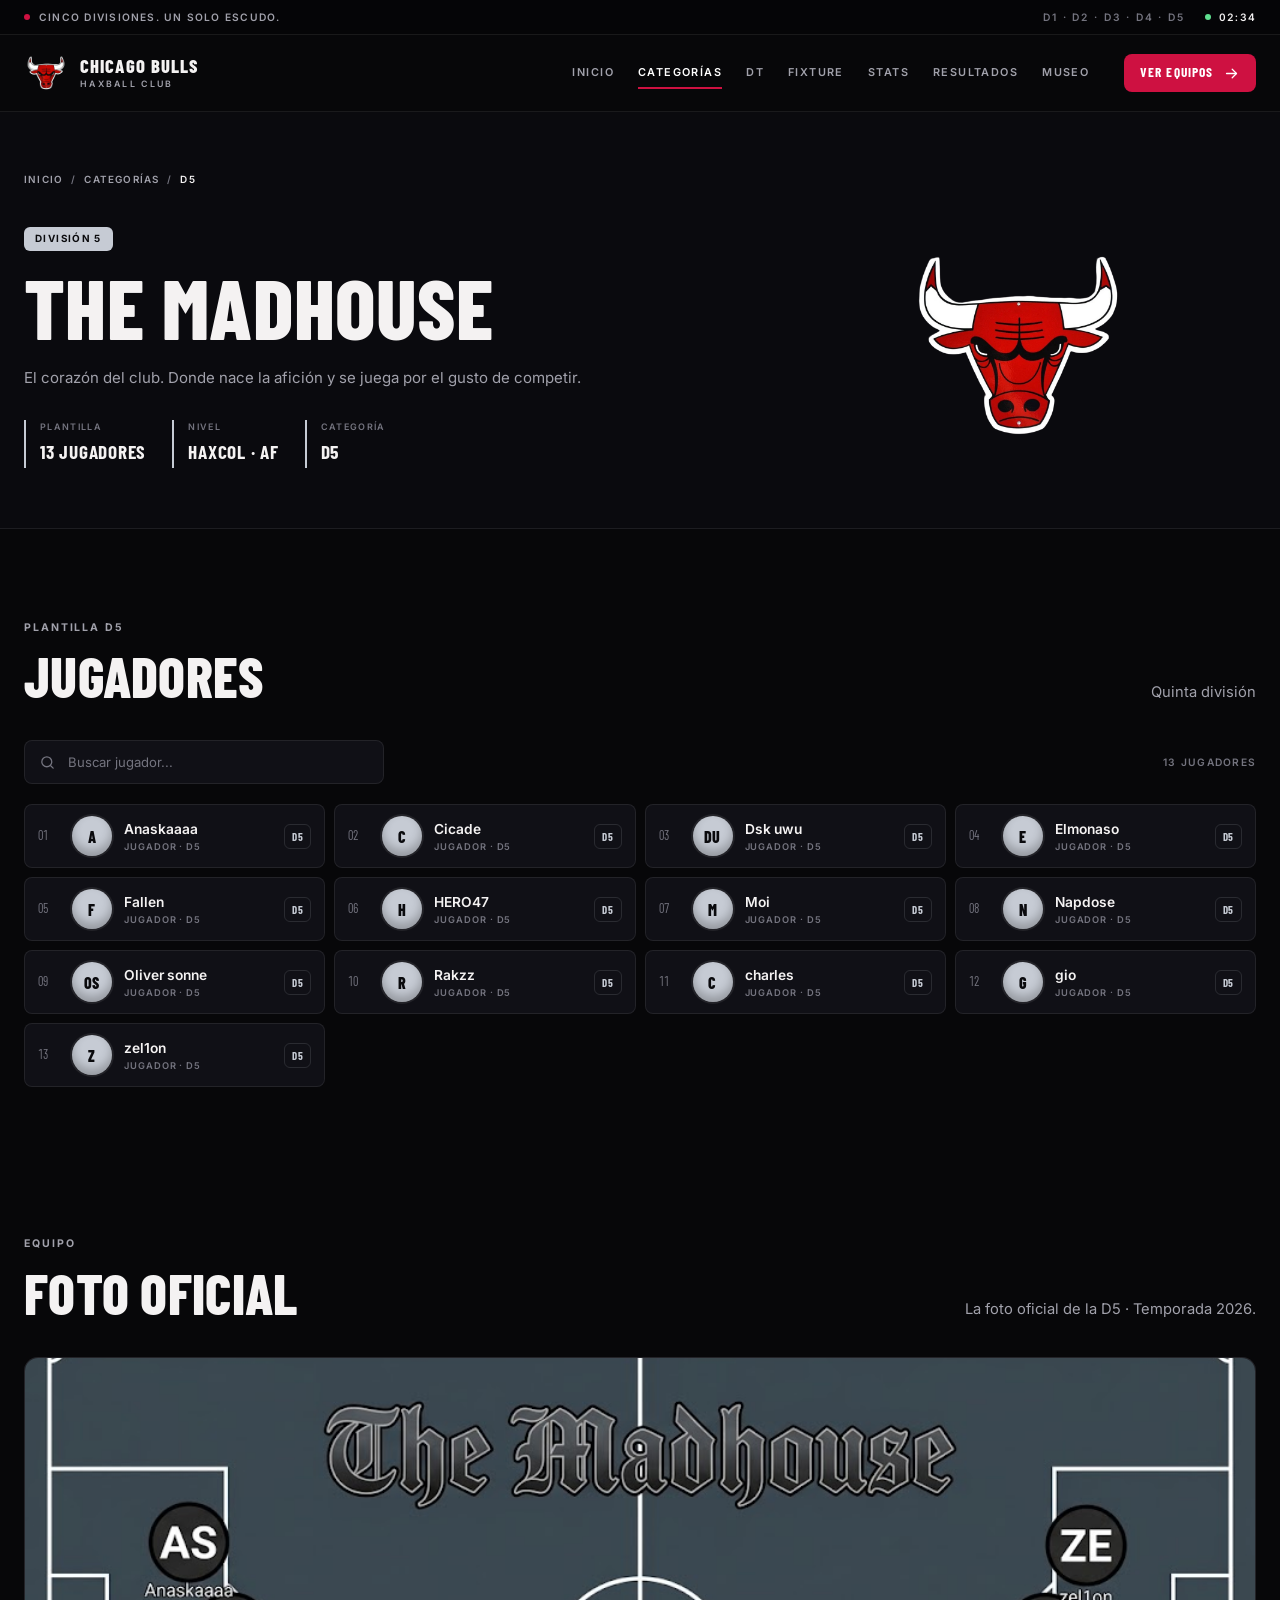
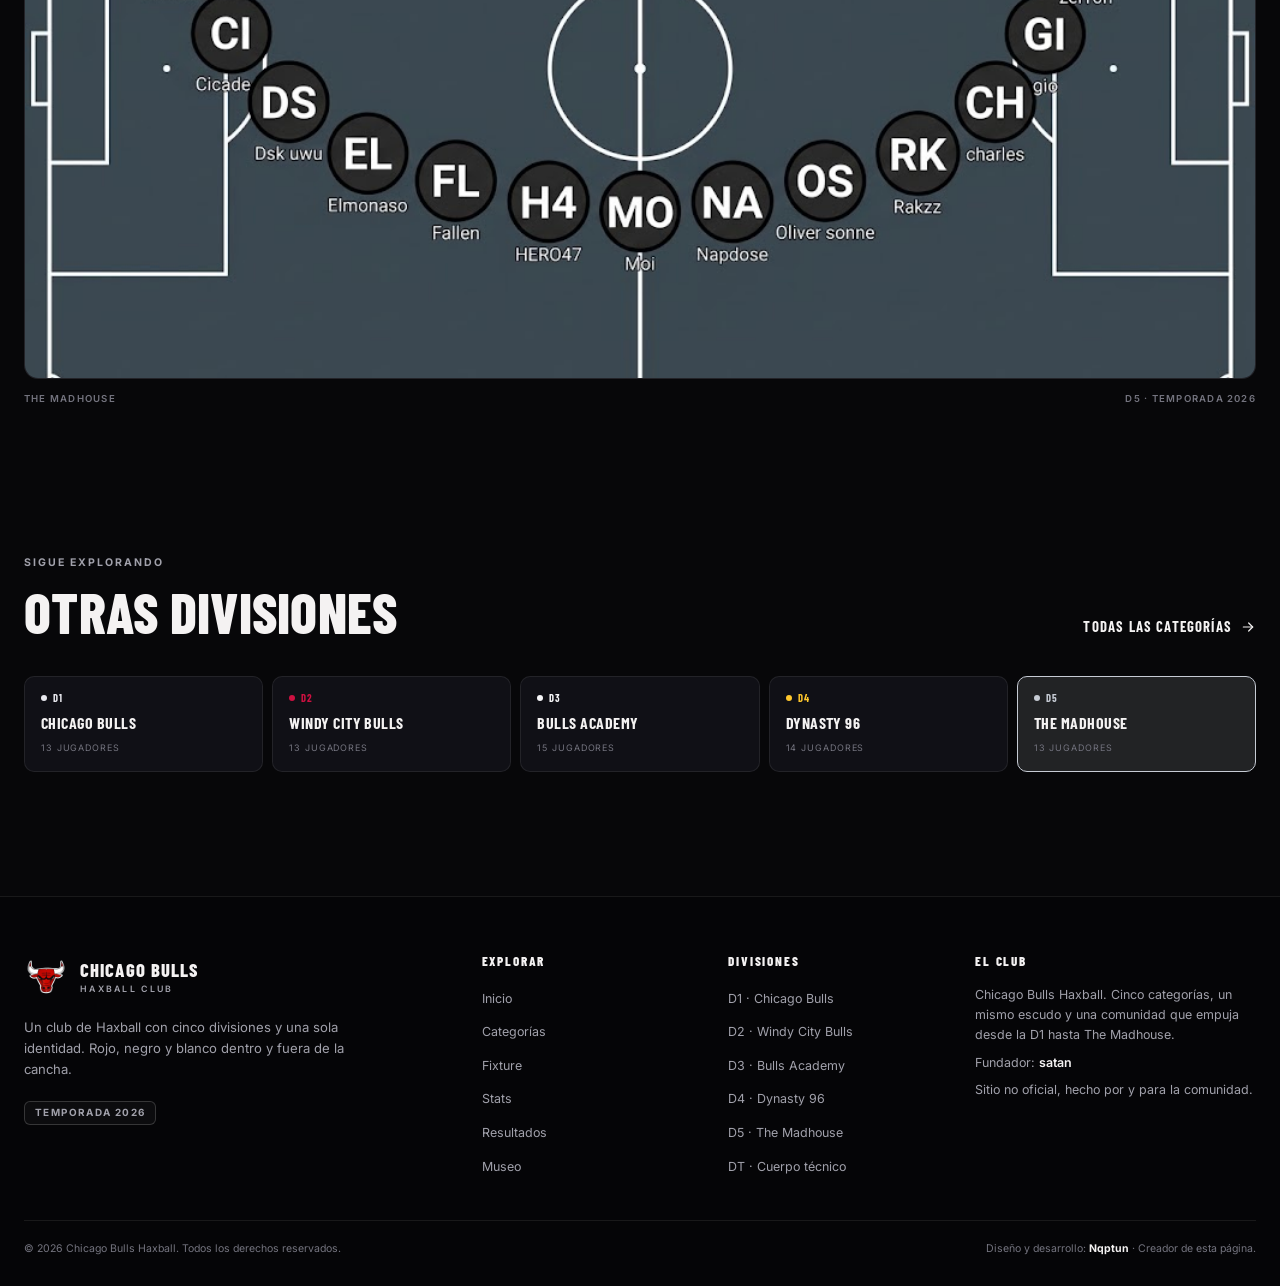
<file: d5.html>
<!DOCTYPE html>
<html lang="es">
<head>
  <meta charset="UTF-8">
  <meta name="viewport" content="width=device-width, initial-scale=1">
  <title>D5 · The Madhouse | Chicago Bulls Haxball</title>
  <meta name="description" content="Plantilla de The Madhouse (D5) en Chicago Bulls Haxball. Conocé a todos los jugadores de la categoría.">
  <meta name="theme-color" content="#070709">
  <meta property="og:title" content="D5 · The Madhouse | Chicago Bulls Haxball">
  <meta property="og:description" content="Plantilla de The Madhouse (D5) en Chicago Bulls Haxball. Conocé a todos los jugadores de la categoría.">
  <meta property="og:type" content="website">
  <meta property="og:image" content="img/logo.png">
  <link rel="icon" type="image/png" sizes="32x32" href="img/favicon-32.png">
  <link rel="icon" type="image/png" sizes="64x64" href="img/favicon-64.png">
  <link rel="apple-touch-icon" href="img/favicon-180.png">
  <link rel="preconnect" href="https://fonts.googleapis.com">
  <link rel="preconnect" href="https://fonts.gstatic.com" crossorigin>
  <link href="https://fonts.googleapis.com/css2?family=Barlow+Condensed:wght@500;600;700;800&family=Inter:wght@400;500;600;700&display=swap" rel="stylesheet">
  <link rel="stylesheet" href="css/base.css">
  <link rel="stylesheet" href="css/pages.css">
  <link rel="stylesheet" href="css/components.css">
  <link rel="stylesheet" href="css/responsive.css">
  <script>
    (function () {
      var root = document.documentElement;
      root.classList.add("js");
      try {
        if (sessionStorage.getItem("cb-loader-seen") === "1") root.classList.add("no-loader");
      } catch (error) {}
    })();
  </script>
  <noscript><style>.loader{display:none!important}.reveal{opacity:1!important;transform:none!important}</style></noscript>
</head>
<body class="page-team" data-division="d5">
<a class="skip-link" href="#main">Saltar al contenido</a>

<div class="loader" id="loader" aria-hidden="true">
  <div class="loader__inner">
    <div class="loader__mark">
      <img class="loader__logo" src="img/logo.png" alt="" width="800" height="800">
      <span class="smoke smoke--1"></span>
      <span class="smoke smoke--2"></span>
      <span class="smoke smoke--3"></span>
      <span class="smoke smoke--4"></span>
      <span class="smoke smoke--5"></span>
      <span class="smoke smoke--6"></span>
    </div>
    <p class="loader__title">Chicago Bulls</p>
    <p class="loader__sub">Haxball Club</p>
    <div class="loader__bar"><span></span></div>
  </div>
</div>

<div class="site">
  <header class="site-header">
    <div class="topbar">
      <div class="container topbar__inner">
        <p class="topbar__motto">Cinco divisiones. Un solo escudo.</p>
        <div class="topbar__meta">
          <span class="topbar__divisions">D1 · D2 · D3 · D4 · D5</span>
          <span class="topbar__clock">
            <span class="live-dot" aria-hidden="true"></span>
            <time data-clock>--:--</time>
          </span>
        </div>
      </div>
    </div>
    <div class="navbar">
      <div class="container navbar__inner">
        <a class="brand" href="index.html" aria-label="Chicago Bulls Haxball, inicio">
          <img class="brand__logo" src="img/logo.png" alt="" width="800" height="800">
          <span class="brand__text">
            <strong>Chicago Bulls</strong>
            <small>Haxball Club</small>
          </span>
        </a>
        <button class="nav-toggle" type="button" aria-expanded="false" aria-controls="primary-nav" aria-label="Abrir menú de navegación">
          <span class="icon-open"><svg viewBox="0 0 24 24" fill="none" stroke="currentColor" stroke-width="1.8" stroke-linecap="round" stroke-linejoin="round" aria-hidden="true"><path d="M4 7h16M4 12h16M4 17h16"/></svg></span>
          <span class="icon-close"><svg viewBox="0 0 24 24" fill="none" stroke="currentColor" stroke-width="1.8" stroke-linecap="round" stroke-linejoin="round" aria-hidden="true"><path d="m6 6 12 12M18 6 6 18"/></svg></span>
        </button>
        <nav class="nav" id="primary-nav" aria-label="Navegación principal">
          <ul class="nav__list">
            <li><a class="nav__link" href="index.html" data-nav="home">Inicio</a></li>
            <li><a class="nav__link" href="categorias.html" data-nav="categorias">Categorías</a></li>
            <li><a class="nav__link" href="dt.html" data-nav="dt">DT</a></li>
            <li><a class="nav__link" href="fixture.html" data-nav="fixture">Fixture</a></li>
            <li><a class="nav__link" href="stats.html" data-nav="stats">Stats</a></li>
            <li><a class="nav__link" href="resultados.html" data-nav="resultados">Resultados</a></li>
            <li><a class="nav__link" href="museo.html" data-nav="museo">Museo</a></li>
          </ul>
          <a class="btn btn--primary btn--sm nav__cta" href="categorias.html">Ver equipos <svg viewBox="0 0 24 24" fill="none" stroke="currentColor" stroke-width="1.8" stroke-linecap="round" stroke-linejoin="round" aria-hidden="true"><path d="M5 12h14"/><path d="m13 6 6 6-6 6"/></svg></a>
        </nav>
      </div>
    </div>
  </header>

  <main id="main">

  <section class="team-hero tone-d5">
    <div class="container">
      <nav class="breadcrumbs" aria-label="Miga de pan">
        <a href="index.html">Inicio</a><span aria-hidden="true">/</span><a href="categorias.html">Categorías</a><span aria-hidden="true">/</span><span aria-current="page">D5</span>
      </nav>
      <div class="team-hero__grid">
        <div class="team-hero__copy">
          <span class="badge badge--accent">División 5</span>
          <h1 data-team-name>The Madhouse</h1>
          <p class="team-hero__desc" data-team-desc>El corazón del club. La casa donde nace la afición y se disfruta del Haxball sin excusas.</p>
          <div class="team-hero__meta">
            <div><span>Plantilla</span><strong data-roster-count>13 jugadores</strong></div>
            <div><span>Nivel</span><strong>HaxCol · AF</strong></div>
            <div><span>Categoría</span><strong data-team-label>D5</strong></div>
          </div>
        </div>
        <div class="team-hero__emblem">
          <img src="img/logo.png" alt="Escudo de The Madhouse" width="800" height="800">
        </div>
      </div>
    </div>
  </section>

  <section class="section">
    <div class="container">
      <div class="section-head">
        <div>
          <span class="eyebrow">Plantilla D5</span>
          <h2>Jugadores</h2>
        </div>
        <div>
          <p data-team-role>Quinta división</p>
        </div>
      </div>
      <div class="roster-toolbar">
        <label class="search-field">
          <svg viewBox="0 0 24 24" fill="none" stroke="currentColor" stroke-width="1.8" stroke-linecap="round" stroke-linejoin="round" aria-hidden="true"><circle cx="11" cy="11" r="7"/><path d="m20 20-3.5-3.5"/></svg>
          <span class="sr-only">Buscar jugador</span>
          <input type="search" data-roster-search placeholder="Buscar jugador..." autocomplete="off">
        </label>
        <span class="roster-count" data-roster-visible aria-live="polite">13 jugadores</span>
      </div>
      <ul class="roster-grid" data-roster></ul>
      <div class="empty-state" data-roster-empty hidden>
        <span class="empty-state__icon"><svg viewBox="0 0 24 24" fill="none" stroke="currentColor" stroke-width="1.8" stroke-linecap="round" stroke-linejoin="round" aria-hidden="true"><circle cx="11" cy="11" r="7"/><path d="m20 20-3.5-3.5"/></svg></span>
        <h3>Sin coincidencias</h3>
        <p>No encontramos jugadores con ese nombre. Probá con otra búsqueda.</p>
      </div>
    </div>
  </section>

  <section class="section section--tight">
    <div class="container">
      <div class="section-head">
        <div>
          <span class="eyebrow">Equipo</span>
          <h2>Foto oficial</h2>
        </div>
        <div>
          <p>La foto oficial de la D5 · Temporada 2026.</p>
        </div>
      </div>
      <figure class="team-photo">
        <div class="team-photo__frame has-photo" data-team-photo>
          <img class="team-photo__img" src="img/fotos_grupos/D5.jpg" alt="Foto oficial de The Madhouse · D5" loading="lazy" decoding="async" width="1024" height="572">
        </div>
        <figcaption class="team-photo__caption">
          <span data-team-name>The Madhouse</span>
          <span>D5 · Temporada 2026</span>
        </figcaption>
      </figure>
    </div>
  </section>

  <section class="section">
    <div class="container">
      <div class="section-head">
        <div>
          <span class="eyebrow">Sigue explorando</span>
          <h2>Otras divisiones</h2>
        </div>
        <div>
          <a class="text-link" href="categorias.html">Todas las categorías <svg viewBox="0 0 24 24" fill="none" stroke="currentColor" stroke-width="1.8" stroke-linecap="round" stroke-linejoin="round" aria-hidden="true"><path d="M5 12h14"/><path d="m13 6 6 6-6 6"/></svg></a>
        </div>
      </div>
      <div class="division-switcher" data-division-switcher></div>
    </div>
  </section>

  </main>

  <footer class="site-footer">
    <div class="container">
      <div class="footer__top">
        <div class="footer__brand">
          <a class="brand" href="index.html" aria-label="Chicago Bulls Haxball, inicio">
            <img class="brand__logo" src="img/logo.png" alt="" width="800" height="800">
            <span class="brand__text">
              <strong>Chicago Bulls</strong>
              <small>Haxball Club</small>
            </span>
          </a>
          <p>Un club de Haxball con cinco divisiones y una sola identidad. Rojo, negro y blanco dentro y fuera de la cancha.</p>
          <span class="badge">Temporada 2026</span>
        </div>
        <div class="footer__col">
          <h4>Explorar</h4>
          <ul>
            <li><a href="index.html">Inicio</a></li>
            <li><a href="categorias.html">Categorías</a></li>
            <li><a href="fixture.html">Fixture</a></li>
            <li><a href="stats.html">Stats</a></li>
            <li><a href="resultados.html">Resultados</a></li>
            <li><a href="museo.html">Museo</a></li>
          </ul>
        </div>
        <div class="footer__col">
          <h4>Divisiones</h4>
          <ul>
            <li><a href="d1.html">D1 · Chicago Bulls</a></li>
            <li><a href="d2.html">D2 · Windy City Bulls</a></li>
            <li><a href="d3.html">D3 · Bulls Academy</a></li>
            <li><a href="d4.html">D4 · Dynasty 96</a></li>
            <li><a href="d5.html">D5 · The Madhouse</a></li>
            <li><a href="dt.html">DT · Cuerpo técnico</a></li>
          </ul>
        </div>
        <div class="footer__col">
          <h4>El club</h4>
          <p>Chicago Bulls Haxball. Cinco categorías, un mismo escudo y una comunidad que empuja desde la D1 hasta The Madhouse.</p>
          <p>Fundador: <strong data-founder>satan</strong></p>
          <p>Sitio no oficial, hecho por y para la comunidad.</p>
        </div>
      </div>
      <div class="footer__bottom">
        <p>© <span data-year>2026</span> Chicago Bulls Haxball. Todos los derechos reservados.</p>
        <p class="footer__credit">Diseño y desarrollo: <strong>Nqptun</strong> · Creador de esta página.</p>
      </div>
    </div>
  </footer>
</div>

  <script src="js/data.js" defer></script>
  <script src="js/app.js" defer></script>
</body>
</html>
</file>
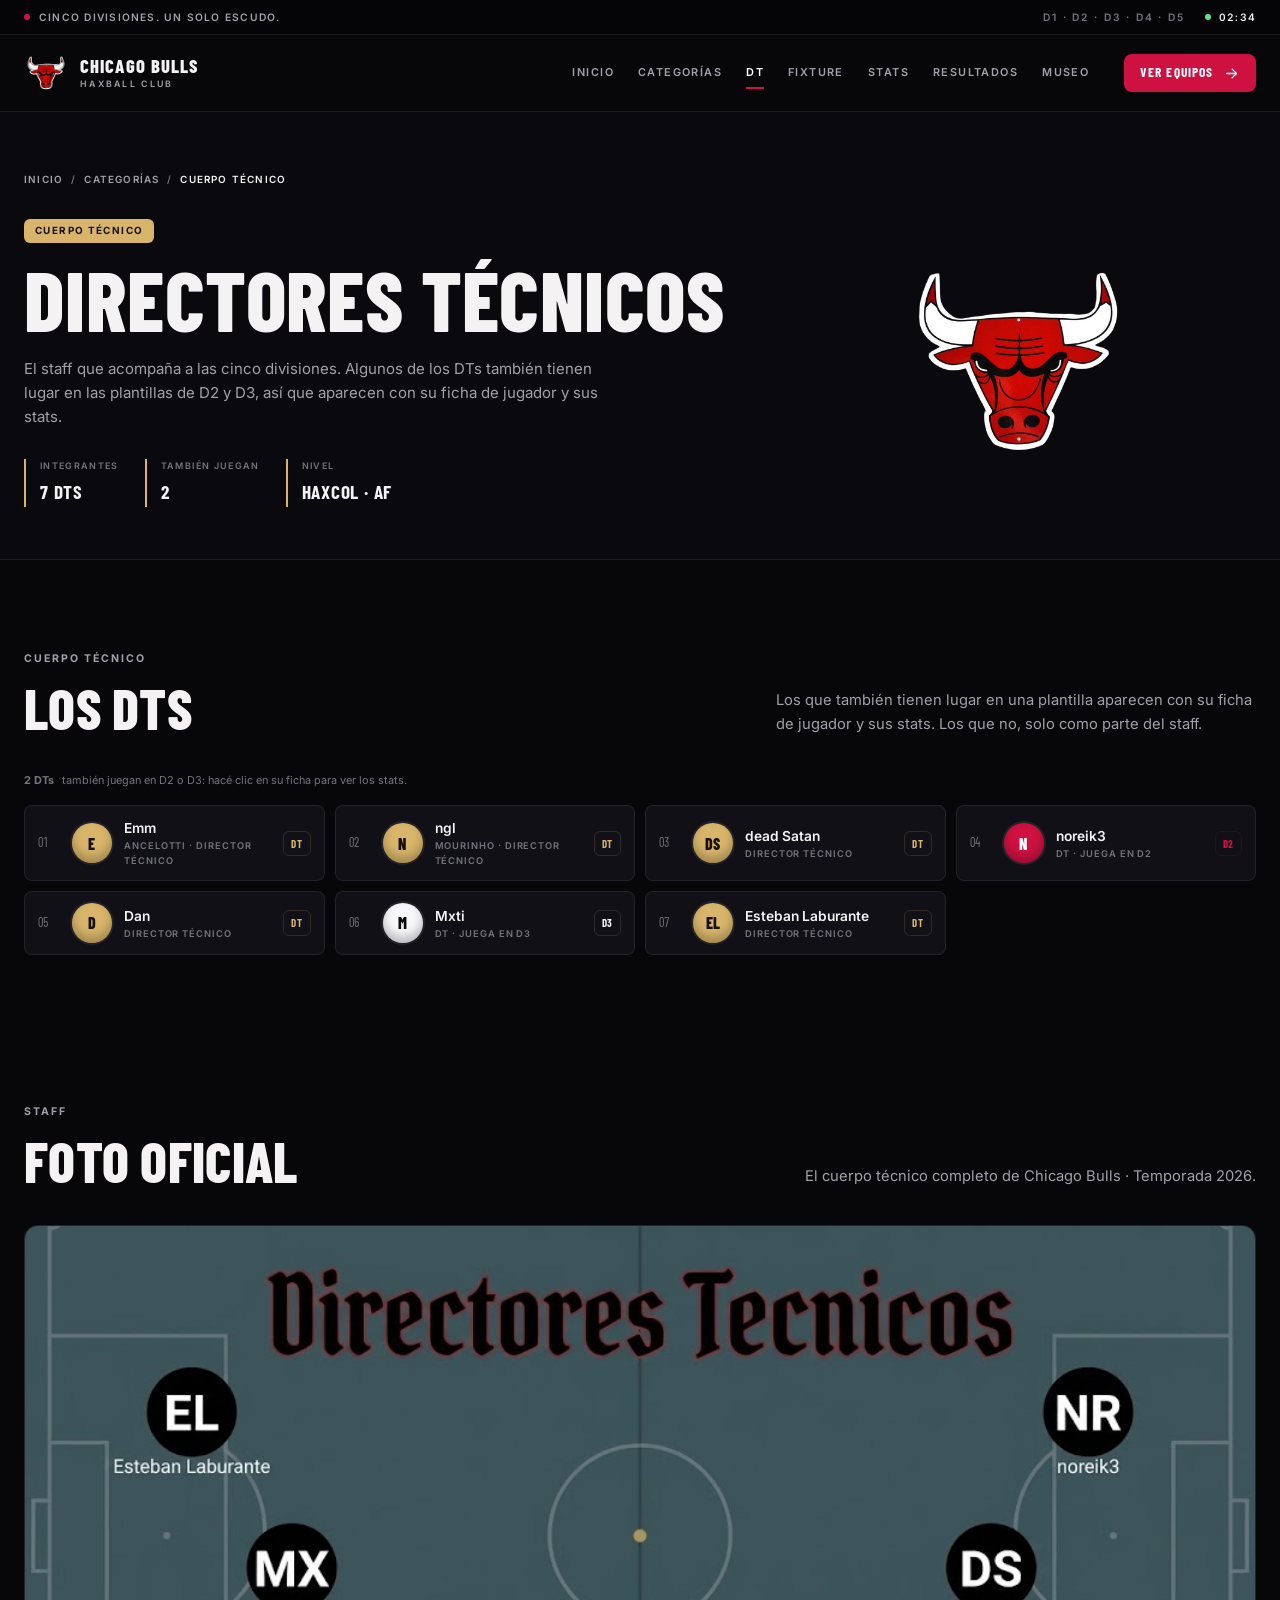
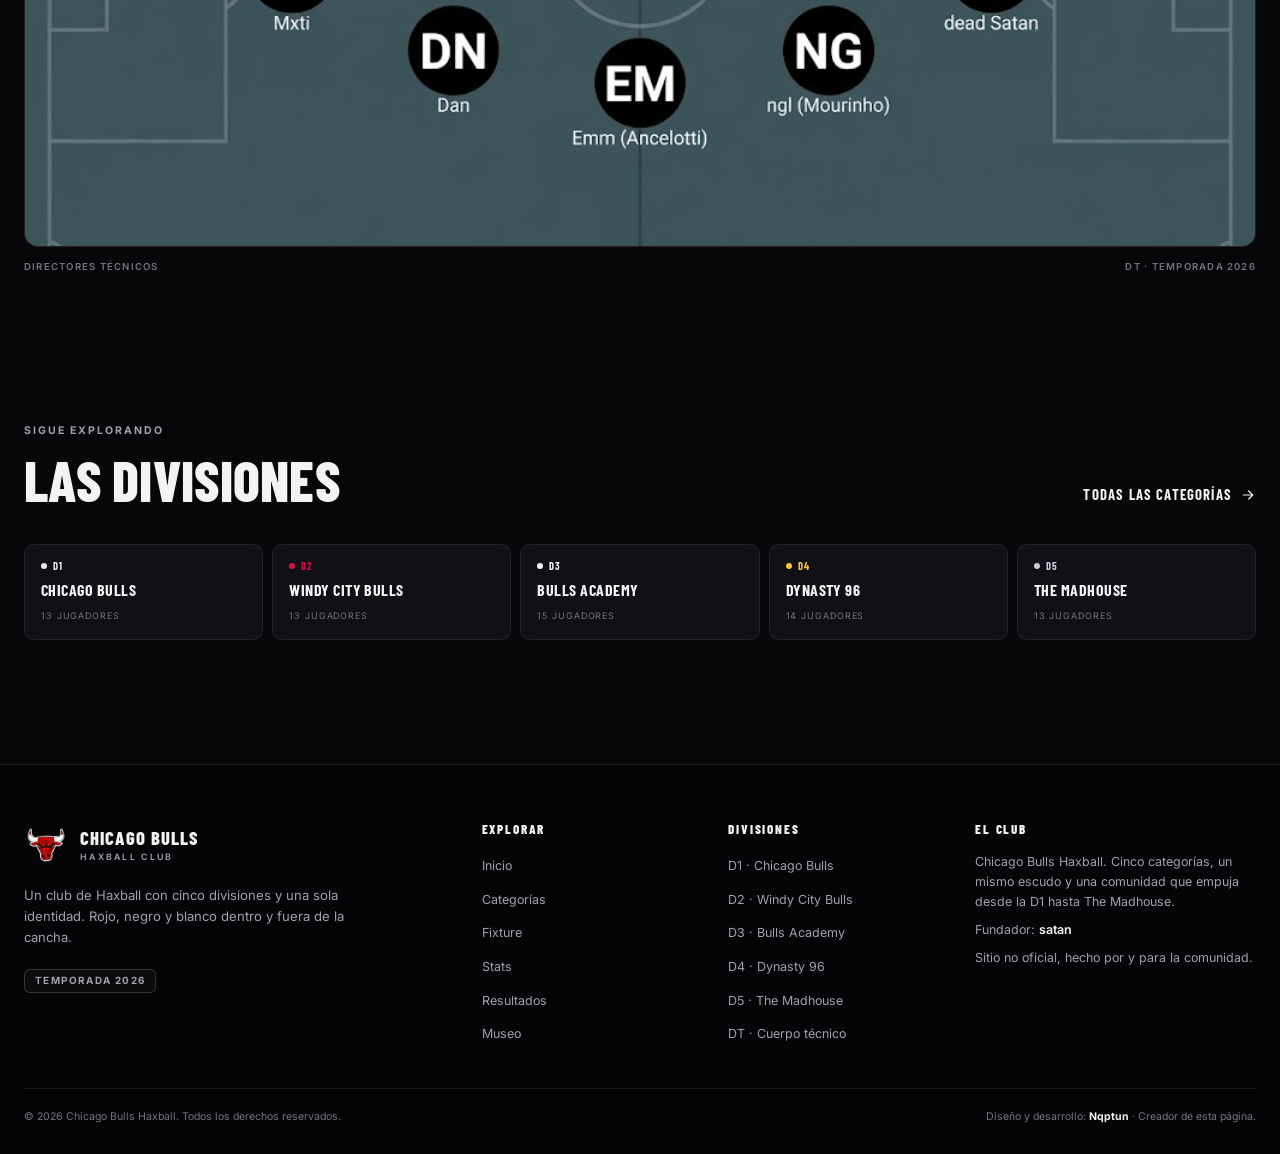
<file: dt.html>
<!DOCTYPE html>
<html lang="es">
<head>
  <meta charset="UTF-8">
  <meta name="viewport" content="width=device-width, initial-scale=1">
  <title>Cuerpo técnico · Chicago Bulls Haxball</title>
  <meta name="description" content="Directores técnicos de Chicago Bulls Haxball: el staff que acompaña a las cinco divisiones del club.">
  <meta name="theme-color" content="#070709">
  <meta property="og:title" content="Cuerpo técnico · Chicago Bulls Haxball">
  <meta property="og:description" content="Directores técnicos de Chicago Bulls Haxball: el staff que acompaña a las cinco divisiones del club.">
  <meta property="og:type" content="website">
  <meta property="og:image" content="img/logo.png">
  <link rel="icon" type="image/png" sizes="32x32" href="img/favicon-32.png">
  <link rel="icon" type="image/png" sizes="64x64" href="img/favicon-64.png">
  <link rel="apple-touch-icon" href="img/favicon-180.png">
  <link rel="preconnect" href="https://fonts.googleapis.com">
  <link rel="preconnect" href="https://fonts.gstatic.com" crossorigin>
  <link href="https://fonts.googleapis.com/css2?family=Barlow+Condensed:wght@500;600;700;800&family=Inter:wght@400;500;600;700&display=swap" rel="stylesheet">
  <link rel="stylesheet" href="css/base.css">
  <link rel="stylesheet" href="css/pages.css">
  <link rel="stylesheet" href="css/components.css">
  <link rel="stylesheet" href="css/responsive.css">
  <script>
    (function () {
      var root = document.documentElement;
      root.classList.add("js");
      try {
        if (sessionStorage.getItem("cb-loader-seen") === "1") root.classList.add("no-loader");
      } catch (error) {}
    })();
  </script>
  <noscript><style>.loader{display:none!important}.reveal{opacity:1!important;transform:none!important}</style></noscript>
</head>
<body class="page-team page-staff" data-staff="dt">
<a class="skip-link" href="#main">Saltar al contenido</a>

<div class="loader" id="loader" aria-hidden="true">
  <div class="loader__inner">
    <div class="loader__mark">
      <img class="loader__logo" src="img/logo.png" alt="" width="800" height="800">
      <span class="smoke smoke--1"></span>
      <span class="smoke smoke--2"></span>
      <span class="smoke smoke--3"></span>
      <span class="smoke smoke--4"></span>
      <span class="smoke smoke--5"></span>
      <span class="smoke smoke--6"></span>
    </div>
    <p class="loader__title">Chicago Bulls</p>
    <p class="loader__sub">Haxball Club</p>
    <div class="loader__bar"><span></span></div>
  </div>
</div>

<div class="site">
  <header class="site-header">
    <div class="topbar">
      <div class="container topbar__inner">
        <p class="topbar__motto">Cinco divisiones. Un solo escudo.</p>
        <div class="topbar__meta">
          <span class="topbar__divisions">D1 · D2 · D3 · D4 · D5</span>
          <span class="topbar__clock">
            <span class="live-dot" aria-hidden="true"></span>
            <time data-clock>--:--</time>
          </span>
        </div>
      </div>
    </div>
    <div class="navbar">
      <div class="container navbar__inner">
        <a class="brand" href="index.html" aria-label="Chicago Bulls Haxball, inicio">
          <img class="brand__logo" src="img/logo.png" alt="" width="800" height="800">
          <span class="brand__text">
            <strong>Chicago Bulls</strong>
            <small>Haxball Club</small>
          </span>
        </a>
        <button class="nav-toggle" type="button" aria-expanded="false" aria-controls="primary-nav" aria-label="Abrir menú de navegación">
          <span class="icon-open"><svg viewBox="0 0 24 24" fill="none" stroke="currentColor" stroke-width="1.8" stroke-linecap="round" stroke-linejoin="round" aria-hidden="true"><path d="M4 7h16M4 12h16M4 17h16"/></svg></span>
          <span class="icon-close"><svg viewBox="0 0 24 24" fill="none" stroke="currentColor" stroke-width="1.8" stroke-linecap="round" stroke-linejoin="round" aria-hidden="true"><path d="m6 6 12 12M18 6 6 18"/></svg></span>
        </button>
        <nav class="nav" id="primary-nav" aria-label="Navegación principal">
          <ul class="nav__list">
            <li><a class="nav__link" href="index.html" data-nav="home">Inicio</a></li>
            <li><a class="nav__link" href="categorias.html" data-nav="categorias">Categorías</a></li>
            <li><a class="nav__link" href="dt.html" data-nav="dt">DT</a></li>
            <li><a class="nav__link" href="fixture.html" data-nav="fixture">Fixture</a></li>
            <li><a class="nav__link" href="stats.html" data-nav="stats">Stats</a></li>
            <li><a class="nav__link" href="resultados.html" data-nav="resultados">Resultados</a></li>
            <li><a class="nav__link" href="museo.html" data-nav="museo">Museo</a></li>
          </ul>
          <a class="btn btn--primary btn--sm nav__cta" href="categorias.html">Ver equipos <svg viewBox="0 0 24 24" fill="none" stroke="currentColor" stroke-width="1.8" stroke-linecap="round" stroke-linejoin="round" aria-hidden="true"><path d="M5 12h14"/><path d="m13 6 6 6-6 6"/></svg></a>
        </nav>
      </div>
    </div>
  </header>

  <main id="main">

  <section class="team-hero tone-dt">
    <div class="container">
      <nav class="breadcrumbs" aria-label="Miga de pan">
        <a href="index.html">Inicio</a><span aria-hidden="true">/</span><a href="categorias.html">Categorías</a><span aria-hidden="true">/</span><span aria-current="page">Cuerpo técnico</span>
      </nav>
      <div class="team-hero__grid">
        <div class="team-hero__copy">
          <span class="badge badge--accent">Cuerpo técnico</span>
          <h1 data-staff-name>Directores técnicos</h1>
          <p class="team-hero__desc" data-staff-desc>El staff que acompaña a las cinco divisiones del club.</p>
          <div class="team-hero__meta">
            <div><span>Integrantes</span><strong data-staff-count>7 DTs</strong></div>
            <div><span>También juegan</span><strong data-staff-players>2</strong></div>
            <div><span>Nivel</span><strong>HaxCol · AF</strong></div>
          </div>
        </div>
        <div class="team-hero__emblem">
          <img src="img/logo.png" alt="Escudo de Chicago Bulls" width="800" height="800">
        </div>
      </div>
    </div>
  </section>

  <section class="section">
    <div class="container">
      <div class="section-head">
        <div>
          <span class="eyebrow">Cuerpo técnico</span>
          <h2>Los DTs</h2>
        </div>
        <div>
          <p>Los que también tienen lugar en una plantilla aparecen con su ficha de jugador y sus stats. Los que no, solo como parte del staff.</p>
        </div>
      </div>
      <p class="staff-note"><strong><span data-staff-players>2</span> DTs</strong> también juegan en D2 o D3: hacé clic en su ficha para ver los stats.</p>
      <ul class="staff-grid" data-staff-list></ul>
    </div>
  </section>

  <section class="section section--tight">
    <div class="container">
      <div class="section-head">
        <div>
          <span class="eyebrow">Staff</span>
          <h2>Foto oficial</h2>
        </div>
        <div>
          <p>El cuerpo técnico completo de Chicago Bulls · Temporada 2026.</p>
        </div>
      </div>
      <figure class="team-photo">
        <div class="team-photo__frame has-photo" data-staff-photo>
          <img class="team-photo__img" src="img/fotos_grupos/Directores_tecnicos.jpg" alt="Foto oficial de los directores técnicos de Chicago Bulls" loading="lazy" decoding="async" width="1024" height="572">
        </div>
        <figcaption class="team-photo__caption">
          <span>Directores técnicos</span>
          <span>DT · Temporada 2026</span>
        </figcaption>
      </figure>
    </div>
  </section>

  <section class="section">
    <div class="container">
      <div class="section-head">
        <div>
          <span class="eyebrow">Sigue explorando</span>
          <h2>Las divisiones</h2>
        </div>
        <div>
          <a class="text-link" href="categorias.html">Todas las categorías <svg viewBox="0 0 24 24" fill="none" stroke="currentColor" stroke-width="1.8" stroke-linecap="round" stroke-linejoin="round" aria-hidden="true"><path d="M5 12h14"/><path d="m13 6 6 6-6 6"/></svg></a>
        </div>
      </div>
      <div class="division-switcher" data-division-switcher></div>
    </div>
  </section>

  </main>

  <footer class="site-footer">
    <div class="container">
      <div class="footer__top">
        <div class="footer__brand">
          <a class="brand" href="index.html" aria-label="Chicago Bulls Haxball, inicio">
            <img class="brand__logo" src="img/logo.png" alt="" width="800" height="800">
            <span class="brand__text">
              <strong>Chicago Bulls</strong>
              <small>Haxball Club</small>
            </span>
          </a>
          <p>Un club de Haxball con cinco divisiones y una sola identidad. Rojo, negro y blanco dentro y fuera de la cancha.</p>
          <span class="badge">Temporada 2026</span>
        </div>
        <div class="footer__col">
          <h4>Explorar</h4>
          <ul>
            <li><a href="index.html">Inicio</a></li>
            <li><a href="categorias.html">Categorías</a></li>
            <li><a href="fixture.html">Fixture</a></li>
            <li><a href="stats.html">Stats</a></li>
            <li><a href="resultados.html">Resultados</a></li>
            <li><a href="museo.html">Museo</a></li>
          </ul>
        </div>
        <div class="footer__col">
          <h4>Divisiones</h4>
          <ul>
            <li><a href="d1.html">D1 · Chicago Bulls</a></li>
            <li><a href="d2.html">D2 · Windy City Bulls</a></li>
            <li><a href="d3.html">D3 · Bulls Academy</a></li>
            <li><a href="d4.html">D4 · Dynasty 96</a></li>
            <li><a href="d5.html">D5 · The Madhouse</a></li>
            <li><a href="dt.html">DT · Cuerpo técnico</a></li>
          </ul>
        </div>
        <div class="footer__col">
          <h4>El club</h4>
          <p>Chicago Bulls Haxball. Cinco categorías, un mismo escudo y una comunidad que empuja desde la D1 hasta The Madhouse.</p>
          <p>Fundador: <strong data-founder>satan</strong></p>
          <p>Sitio no oficial, hecho por y para la comunidad.</p>
        </div>
      </div>
      <div class="footer__bottom">
        <p>© <span data-year>2026</span> Chicago Bulls Haxball. Todos los derechos reservados.</p>
        <p class="footer__credit">Diseño y desarrollo: <strong>Nqptun</strong> · Creador de esta página.</p>
      </div>
    </div>
  </footer>
</div>

  <script src="js/data.js" defer></script>
  <script src="js/app.js" defer></script>
</body>
</html>
</file>
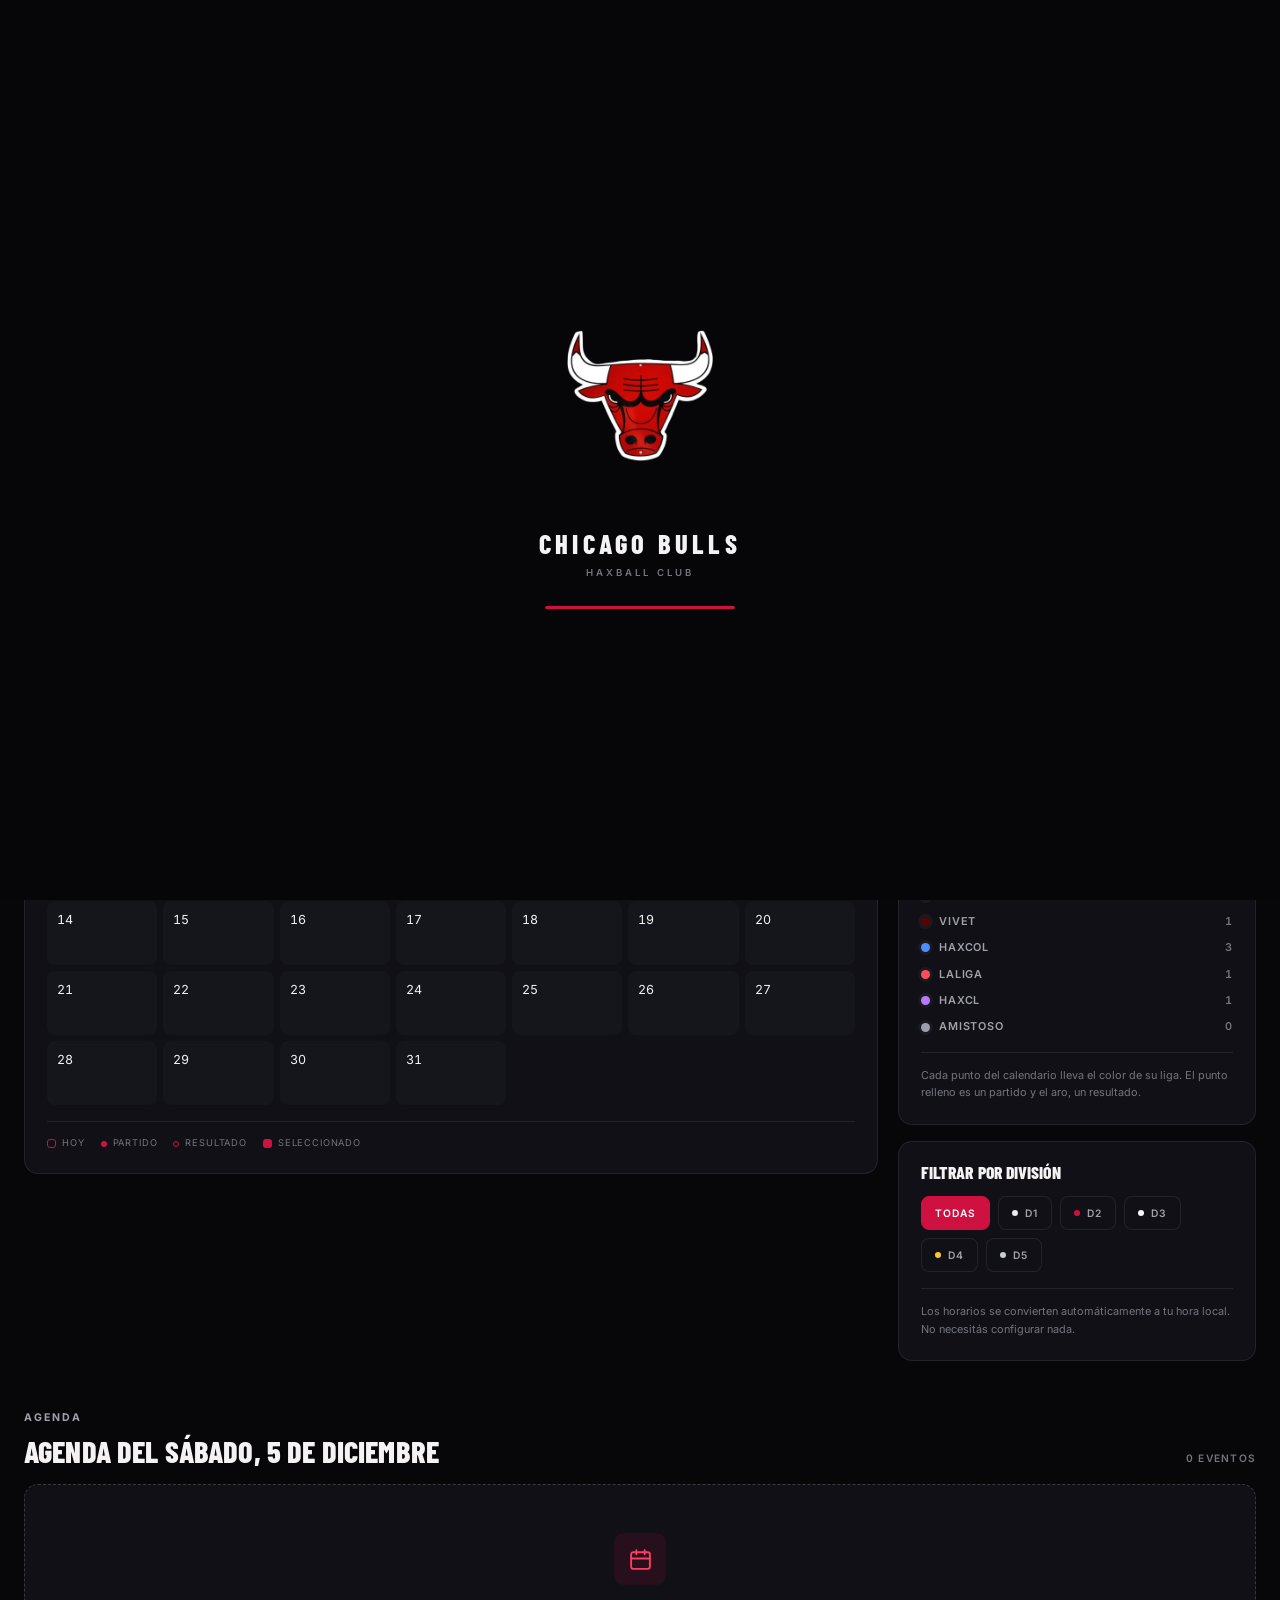
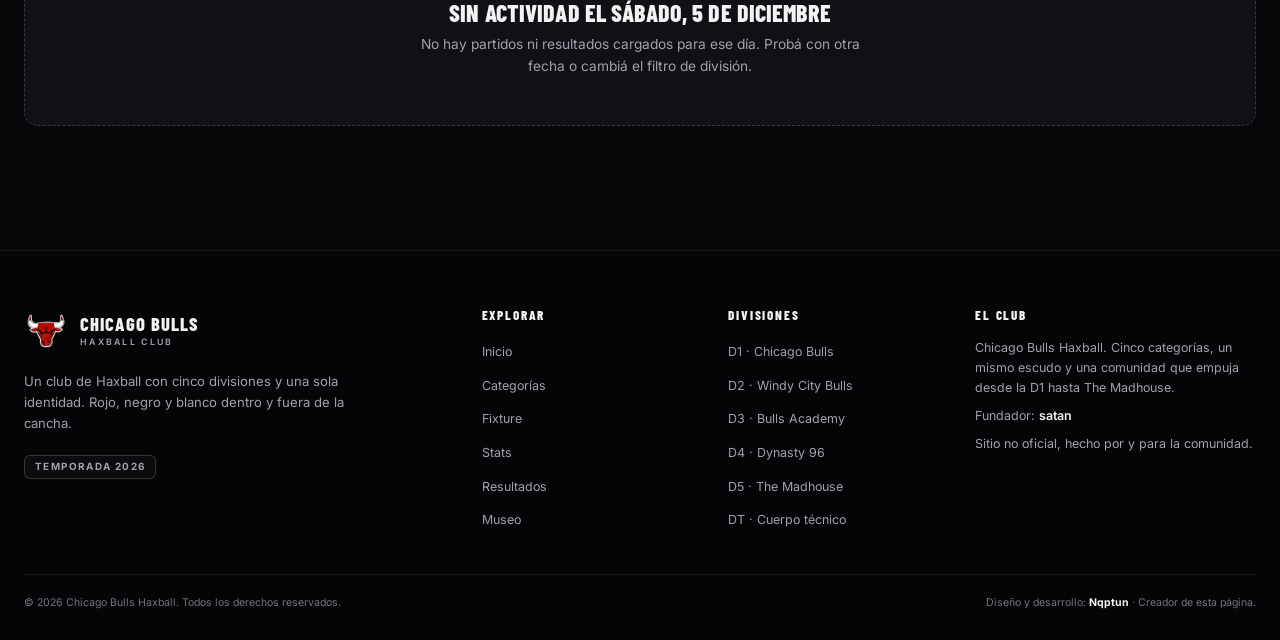
<file: fixture.html>
<!DOCTYPE html>
<html lang="es">
<head>
  <meta charset="UTF-8">
  <meta name="viewport" content="width=device-width, initial-scale=1">
  <title>Fixture · Chicago Bulls Haxball</title>
  <meta name="description" content="Calendario de partidos de Chicago Bulls Haxball con fecha, hora local y filtros por división.">
  <meta name="theme-color" content="#070709">
  <meta property="og:title" content="Fixture · Chicago Bulls Haxball">
  <meta property="og:description" content="Calendario de partidos de Chicago Bulls Haxball con fecha, hora local y filtros por división.">
  <meta property="og:type" content="website">
  <meta property="og:image" content="img/logo.png">
  <link rel="icon" type="image/png" sizes="32x32" href="img/favicon-32.png">
  <link rel="icon" type="image/png" sizes="64x64" href="img/favicon-64.png">
  <link rel="apple-touch-icon" href="img/favicon-180.png">
  <link rel="preconnect" href="https://fonts.googleapis.com">
  <link rel="preconnect" href="https://fonts.gstatic.com" crossorigin>
  <link href="https://fonts.googleapis.com/css2?family=Barlow+Condensed:wght@500;600;700;800&family=Inter:wght@400;500;600;700&display=swap" rel="stylesheet">
  <link rel="stylesheet" href="css/base.css">
  <link rel="stylesheet" href="css/pages.css">
  <link rel="stylesheet" href="css/components.css">
  <link rel="stylesheet" href="css/responsive.css">
  <script>
    (function () {
      var root = document.documentElement;
      root.classList.add("js");
      try {
        if (sessionStorage.getItem("cb-loader-seen") === "1") root.classList.add("no-loader");
      } catch (error) {}
    })();
  </script>
  <noscript><style>.loader{display:none!important}.reveal{opacity:1!important;transform:none!important}</style></noscript>
</head>
<body class="page-fixture">
<a class="skip-link" href="#main">Saltar al contenido</a>

<div class="loader" id="loader" aria-hidden="true">
  <div class="loader__inner">
    <div class="loader__mark">
      <img class="loader__logo" src="img/logo.png" alt="" width="800" height="800">
      <span class="smoke smoke--1"></span>
      <span class="smoke smoke--2"></span>
      <span class="smoke smoke--3"></span>
      <span class="smoke smoke--4"></span>
      <span class="smoke smoke--5"></span>
      <span class="smoke smoke--6"></span>
    </div>
    <p class="loader__title">Chicago Bulls</p>
    <p class="loader__sub">Haxball Club</p>
    <div class="loader__bar"><span></span></div>
  </div>
</div>

<div class="site">
  <header class="site-header">
    <div class="topbar">
      <div class="container topbar__inner">
        <p class="topbar__motto">Cinco divisiones. Un solo escudo.</p>
        <div class="topbar__meta">
          <span class="topbar__divisions">D1 · D2 · D3 · D4 · D5</span>
          <span class="topbar__clock">
            <span class="live-dot" aria-hidden="true"></span>
            <time data-clock>--:--</time>
          </span>
        </div>
      </div>
    </div>
    <div class="navbar">
      <div class="container navbar__inner">
        <a class="brand" href="index.html" aria-label="Chicago Bulls Haxball, inicio">
          <img class="brand__logo" src="img/logo.png" alt="" width="800" height="800">
          <span class="brand__text">
            <strong>Chicago Bulls</strong>
            <small>Haxball Club</small>
          </span>
        </a>
        <button class="nav-toggle" type="button" aria-expanded="false" aria-controls="primary-nav" aria-label="Abrir menú de navegación">
          <span class="icon-open"><svg viewBox="0 0 24 24" fill="none" stroke="currentColor" stroke-width="1.8" stroke-linecap="round" stroke-linejoin="round" aria-hidden="true"><path d="M4 7h16M4 12h16M4 17h16"/></svg></span>
          <span class="icon-close"><svg viewBox="0 0 24 24" fill="none" stroke="currentColor" stroke-width="1.8" stroke-linecap="round" stroke-linejoin="round" aria-hidden="true"><path d="m6 6 12 12M18 6 6 18"/></svg></span>
        </button>
        <nav class="nav" id="primary-nav" aria-label="Navegación principal">
          <ul class="nav__list">
            <li><a class="nav__link" href="index.html" data-nav="home">Inicio</a></li>
            <li><a class="nav__link" href="categorias.html" data-nav="categorias">Categorías</a></li>
            <li><a class="nav__link" href="dt.html" data-nav="dt">DT</a></li>
            <li><a class="nav__link" href="fixture.html" data-nav="fixture">Fixture</a></li>
            <li><a class="nav__link" href="stats.html" data-nav="stats">Stats</a></li>
            <li><a class="nav__link" href="resultados.html" data-nav="resultados">Resultados</a></li>
            <li><a class="nav__link" href="museo.html" data-nav="museo">Museo</a></li>
          </ul>
          <a class="btn btn--primary btn--sm nav__cta" href="categorias.html">Ver equipos <svg viewBox="0 0 24 24" fill="none" stroke="currentColor" stroke-width="1.8" stroke-linecap="round" stroke-linejoin="round" aria-hidden="true"><path d="M5 12h14"/><path d="m13 6 6 6-6 6"/></svg></a>
        </nav>
      </div>
    </div>
  </header>

  <main id="main">

  <section class="page-hero">
    <div class="container">
      <nav class="breadcrumbs" aria-label="Miga de pan">
        <a href="index.html">Inicio</a><span aria-hidden="true">/</span><span aria-current="page">Fixture</span>
      </nav>
      <span class="eyebrow">Calendario oficial</span>
      <h1>Fixture</h1>
      <p>Calendario y resultados del club en un solo lugar: filtrá por liga, elegí un día y mirá qué se jugó y qué viene.</p>
      <div class="page-hero__meta">
        <div><span>Tu hora local</span><strong data-tz-name>Hora local</strong></div>
        <div><span>Divisiones</span><strong>05</strong></div>
        <div><span>Eventos cargados</span><strong data-fixture-total>00</strong></div>
      </div>
    </div>
  </section>

  <section class="section">
    <div class="container">
      <div class="fixture-layout">
        <div class="calendar-card reveal">
          <div class="calendar-head">
            <div>
              <h2 data-calendar-title>Calendario</h2>
              <p class="calendar-sub" data-calendar-sub>Horarios en tu hora local</p>
            </div>
            <div class="calendar-nav">
              <button class="icon-btn" type="button" data-calendar-prev aria-label="Mes anterior"><svg viewBox="0 0 24 24" fill="none" stroke="currentColor" stroke-width="1.8" stroke-linecap="round" stroke-linejoin="round" aria-hidden="true"><path d="m15 18-6-6 6-6"/></svg></button>
              <button class="icon-btn icon-btn--text" type="button" data-calendar-today>Hoy</button>
              <button class="icon-btn" type="button" data-calendar-next aria-label="Mes siguiente"><svg viewBox="0 0 24 24" fill="none" stroke="currentColor" stroke-width="1.8" stroke-linecap="round" stroke-linejoin="round" aria-hidden="true"><path d="m9 18 6-6-6-6"/></svg></button>
            </div>
          </div>
          <div class="calendar-weekdays" aria-hidden="true">
            <span>Lun</span><span>Mar</span><span>Mié</span><span>Jue</span><span>Vie</span><span>Sáb</span><span>Dom</span>
          </div>
          <div class="calendar-grid" data-calendar></div>
          <div class="calendar-legend">
            <span><i></i>Hoy</span>
            <span><i class="dot"></i>Partido</span>
            <span><i class="dot dot--result"></i>Resultado</span>
            <span><i class="sel"></i>Seleccionado</span>
          </div>
        </div>
        <aside class="fixture-side">
          <div class="clock-card reveal">
            <span class="clock-card__label"><span class="live-dot" aria-hidden="true"></span> Tu hora local</span>
            <strong class="clock-card__time" data-live-clock>--:--:--</strong>
            <span class="clock-card__date" data-live-date>Cargando fecha...</span>
            <span class="clock-card__tz" data-tz-name>Zona horaria</span>
          </div>
          <div class="side-card reveal">
            <h3>Ligas</h3>
            <ul class="league-legend" data-league-legend aria-label="Ligas del club"></ul>
            <p class="side-note">Cada punto del calendario lleva el color de su liga. El punto relleno es un partido y el aro, un resultado.</p>
          </div>
          <div class="side-card reveal">
            <h3>Filtrar por división</h3>
            <div class="chips" role="group" data-fixture-filters aria-label="Filtrar fixture por división"></div>
            <p class="side-note">Los horarios se convierten automáticamente a tu hora local. No necesitás configurar nada.</p>
          </div>
        </aside>
      </div>

      <div class="fixture-list-head">
        <div>
          <span class="eyebrow">Agenda</span>
          <h2 data-fixture-list-title>Agenda del mes</h2>
        </div>
        <span class="roster-count" data-fixture-count>0 partidos</span>
      </div>
      <div class="fixture-list" data-fixture-list></div>
    </div>
  </section>

  </main>

  <footer class="site-footer">
    <div class="container">
      <div class="footer__top">
        <div class="footer__brand">
          <a class="brand" href="index.html" aria-label="Chicago Bulls Haxball, inicio">
            <img class="brand__logo" src="img/logo.png" alt="" width="800" height="800">
            <span class="brand__text">
              <strong>Chicago Bulls</strong>
              <small>Haxball Club</small>
            </span>
          </a>
          <p>Un club de Haxball con cinco divisiones y una sola identidad. Rojo, negro y blanco dentro y fuera de la cancha.</p>
          <span class="badge">Temporada 2026</span>
        </div>
        <div class="footer__col">
          <h4>Explorar</h4>
          <ul>
            <li><a href="index.html">Inicio</a></li>
            <li><a href="categorias.html">Categorías</a></li>
            <li><a href="fixture.html">Fixture</a></li>
            <li><a href="stats.html">Stats</a></li>
            <li><a href="resultados.html">Resultados</a></li>
            <li><a href="museo.html">Museo</a></li>
          </ul>
        </div>
        <div class="footer__col">
          <h4>Divisiones</h4>
          <ul>
            <li><a href="d1.html">D1 · Chicago Bulls</a></li>
            <li><a href="d2.html">D2 · Windy City Bulls</a></li>
            <li><a href="d3.html">D3 · Bulls Academy</a></li>
            <li><a href="d4.html">D4 · Dynasty 96</a></li>
            <li><a href="d5.html">D5 · The Madhouse</a></li>
            <li><a href="dt.html">DT · Cuerpo técnico</a></li>
          </ul>
        </div>
        <div class="footer__col">
          <h4>El club</h4>
          <p>Chicago Bulls Haxball. Cinco categorías, un mismo escudo y una comunidad que empuja desde la D1 hasta The Madhouse.</p>
          <p>Fundador: <strong data-founder>satan</strong></p>
          <p>Sitio no oficial, hecho por y para la comunidad.</p>
        </div>
      </div>
      <div class="footer__bottom">
        <p>© <span data-year>2026</span> Chicago Bulls Haxball. Todos los derechos reservados.</p>
        <p class="footer__credit">Diseño y desarrollo: <strong>Nqptun</strong> · Creador de esta página.</p>
      </div>
    </div>
  </footer>
</div>

  <script src="js/data.js" defer></script>
  <script src="js/app.js" defer></script>
</body>
</html>
</file>
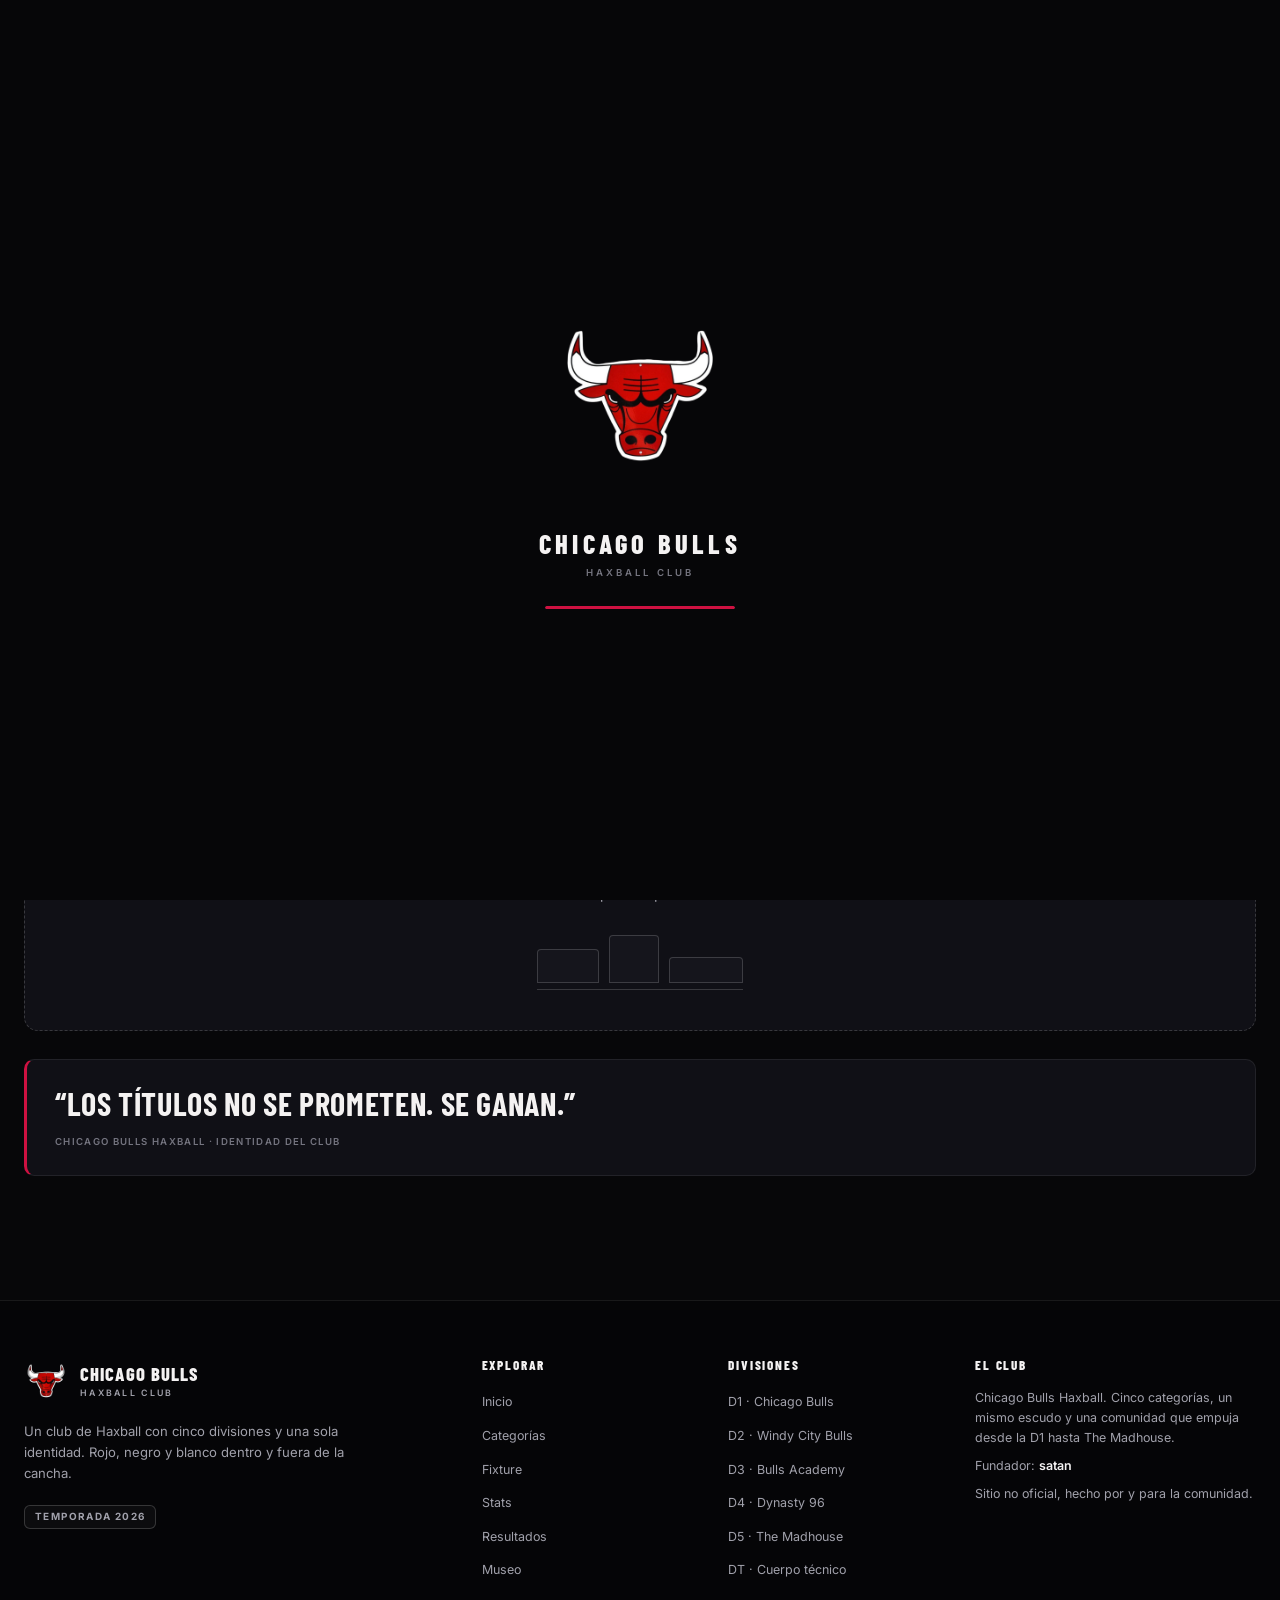
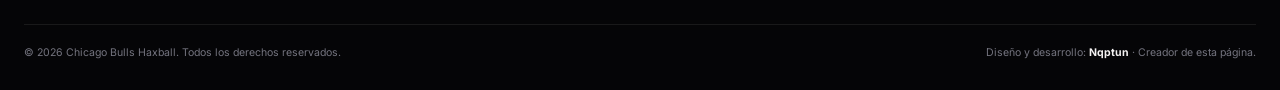
<file: museo.html>
<!DOCTYPE html>
<html lang="es">
<head>
  <meta charset="UTF-8">
  <meta name="viewport" content="width=device-width, initial-scale=1">
  <title>Museo · Chicago Bulls Haxball</title>
  <meta name="description" content="Palmarés colectivo y premios individuales de Chicago Bulls Haxball.">
  <meta name="theme-color" content="#070709">
  <meta property="og:title" content="Museo · Chicago Bulls Haxball">
  <meta property="og:description" content="Palmarés colectivo y premios individuales de Chicago Bulls Haxball.">
  <meta property="og:type" content="website">
  <meta property="og:image" content="img/logo.png">
  <link rel="icon" type="image/png" sizes="32x32" href="img/favicon-32.png">
  <link rel="icon" type="image/png" sizes="64x64" href="img/favicon-64.png">
  <link rel="apple-touch-icon" href="img/favicon-180.png">
  <link rel="preconnect" href="https://fonts.googleapis.com">
  <link rel="preconnect" href="https://fonts.gstatic.com" crossorigin>
  <link href="https://fonts.googleapis.com/css2?family=Barlow+Condensed:wght@500;600;700;800&family=Inter:wght@400;500;600;700&display=swap" rel="stylesheet">
  <link rel="stylesheet" href="css/base.css">
  <link rel="stylesheet" href="css/pages.css">
  <link rel="stylesheet" href="css/components.css">
  <link rel="stylesheet" href="css/responsive.css">
  <script>
    (function () {
      var root = document.documentElement;
      root.classList.add("js");
      try {
        if (sessionStorage.getItem("cb-loader-seen") === "1") root.classList.add("no-loader");
      } catch (error) {}
    })();
  </script>
  <noscript><style>.loader{display:none!important}.reveal{opacity:1!important;transform:none!important}</style></noscript>
</head>
<body class="page-museum">
<a class="skip-link" href="#main">Saltar al contenido</a>

<div class="loader" id="loader" aria-hidden="true">
  <div class="loader__inner">
    <div class="loader__mark">
      <img class="loader__logo" src="img/logo.png" alt="" width="800" height="800">
      <span class="smoke smoke--1"></span>
      <span class="smoke smoke--2"></span>
      <span class="smoke smoke--3"></span>
      <span class="smoke smoke--4"></span>
      <span class="smoke smoke--5"></span>
      <span class="smoke smoke--6"></span>
    </div>
    <p class="loader__title">Chicago Bulls</p>
    <p class="loader__sub">Haxball Club</p>
    <div class="loader__bar"><span></span></div>
  </div>
</div>

<div class="site">
  <header class="site-header">
    <div class="topbar">
      <div class="container topbar__inner">
        <p class="topbar__motto">Cinco divisiones. Un solo escudo.</p>
        <div class="topbar__meta">
          <span class="topbar__divisions">D1 · D2 · D3 · D4 · D5</span>
          <span class="topbar__clock">
            <span class="live-dot" aria-hidden="true"></span>
            <time data-clock>--:--</time>
          </span>
        </div>
      </div>
    </div>
    <div class="navbar">
      <div class="container navbar__inner">
        <a class="brand" href="index.html" aria-label="Chicago Bulls Haxball, inicio">
          <img class="brand__logo" src="img/logo.png" alt="" width="800" height="800">
          <span class="brand__text">
            <strong>Chicago Bulls</strong>
            <small>Haxball Club</small>
          </span>
        </a>
        <button class="nav-toggle" type="button" aria-expanded="false" aria-controls="primary-nav" aria-label="Abrir menú de navegación">
          <span class="icon-open"><svg viewBox="0 0 24 24" fill="none" stroke="currentColor" stroke-width="1.8" stroke-linecap="round" stroke-linejoin="round" aria-hidden="true"><path d="M4 7h16M4 12h16M4 17h16"/></svg></span>
          <span class="icon-close"><svg viewBox="0 0 24 24" fill="none" stroke="currentColor" stroke-width="1.8" stroke-linecap="round" stroke-linejoin="round" aria-hidden="true"><path d="m6 6 12 12M18 6 6 18"/></svg></span>
        </button>
        <nav class="nav" id="primary-nav" aria-label="Navegación principal">
          <ul class="nav__list">
            <li><a class="nav__link" href="index.html" data-nav="home">Inicio</a></li>
            <li><a class="nav__link" href="categorias.html" data-nav="categorias">Categorías</a></li>
            <li><a class="nav__link" href="dt.html" data-nav="dt">DT</a></li>
            <li><a class="nav__link" href="fixture.html" data-nav="fixture">Fixture</a></li>
            <li><a class="nav__link" href="stats.html" data-nav="stats">Stats</a></li>
            <li><a class="nav__link" href="resultados.html" data-nav="resultados">Resultados</a></li>
            <li><a class="nav__link" href="museo.html" data-nav="museo">Museo</a></li>
          </ul>
          <a class="btn btn--primary btn--sm nav__cta" href="categorias.html">Ver equipos <svg viewBox="0 0 24 24" fill="none" stroke="currentColor" stroke-width="1.8" stroke-linecap="round" stroke-linejoin="round" aria-hidden="true"><path d="M5 12h14"/><path d="m13 6 6 6-6 6"/></svg></a>
        </nav>
      </div>
    </div>
  </header>

  <main id="main">

  <section class="page-hero">
    <div class="container">
      <nav class="breadcrumbs" aria-label="Miga de pan">
        <a href="index.html">Inicio</a><span aria-hidden="true">/</span><span aria-current="page">Museo</span>
      </nav>
      <span class="eyebrow">Memoria del club</span>
      <h1>Museo</h1>
      <p>Un espacio para los títulos colectivos y los premios individuales que construyen la historia de Chicago Bulls.</p>
      <div class="page-hero__meta">
        <div><span>Títulos colectivos</span><strong data-museum-count="collective">00</strong></div>
        <div><span>Premios individuales</span><strong data-museum-count="individual">00</strong></div>
        <div><span>Temporada</span><strong>2026</strong></div>
      </div>
    </div>
  </section>

  <section class="section">
    <div class="container">
      <div class="museum-tabs" role="tablist" aria-label="Categorías del museo">
        <button class="chip is-active" type="button" role="tab" aria-selected="true" aria-controls="museum-collective" id="tab-collective" data-museum-tab="collective">Palmarés colectivo</button>
        <button class="chip" type="button" role="tab" aria-selected="false" aria-controls="museum-individual" id="tab-individual" data-museum-tab="individual">Premios individuales</button>
      </div>

      <section id="museum-collective" role="tabpanel" aria-labelledby="tab-collective" data-museum-panel="collective">
        <div class="museum-grid" data-museum-grid="collective"></div>
      </section>
      <section id="museum-individual" role="tabpanel" aria-labelledby="tab-individual" data-museum-panel="individual" hidden>
        <div class="museum-grid" data-museum-grid="individual"></div>
      </section>

      <div class="museum-quote">
        <blockquote>“Los títulos no se prometen. Se ganan.”</blockquote>
        <cite>Chicago Bulls Haxball · Identidad del club</cite>
      </div>
    </div>
  </section>

  </main>

  <footer class="site-footer">
    <div class="container">
      <div class="footer__top">
        <div class="footer__brand">
          <a class="brand" href="index.html" aria-label="Chicago Bulls Haxball, inicio">
            <img class="brand__logo" src="img/logo.png" alt="" width="800" height="800">
            <span class="brand__text">
              <strong>Chicago Bulls</strong>
              <small>Haxball Club</small>
            </span>
          </a>
          <p>Un club de Haxball con cinco divisiones y una sola identidad. Rojo, negro y blanco dentro y fuera de la cancha.</p>
          <span class="badge">Temporada 2026</span>
        </div>
        <div class="footer__col">
          <h4>Explorar</h4>
          <ul>
            <li><a href="index.html">Inicio</a></li>
            <li><a href="categorias.html">Categorías</a></li>
            <li><a href="fixture.html">Fixture</a></li>
            <li><a href="stats.html">Stats</a></li>
            <li><a href="resultados.html">Resultados</a></li>
            <li><a href="museo.html">Museo</a></li>
          </ul>
        </div>
        <div class="footer__col">
          <h4>Divisiones</h4>
          <ul>
            <li><a href="d1.html">D1 · Chicago Bulls</a></li>
            <li><a href="d2.html">D2 · Windy City Bulls</a></li>
            <li><a href="d3.html">D3 · Bulls Academy</a></li>
            <li><a href="d4.html">D4 · Dynasty 96</a></li>
            <li><a href="d5.html">D5 · The Madhouse</a></li>
            <li><a href="dt.html">DT · Cuerpo técnico</a></li>
          </ul>
        </div>
        <div class="footer__col">
          <h4>El club</h4>
          <p>Chicago Bulls Haxball. Cinco categorías, un mismo escudo y una comunidad que empuja desde la D1 hasta The Madhouse.</p>
          <p>Fundador: <strong data-founder>satan</strong></p>
          <p>Sitio no oficial, hecho por y para la comunidad.</p>
        </div>
      </div>
      <div class="footer__bottom">
        <p>© <span data-year>2026</span> Chicago Bulls Haxball. Todos los derechos reservados.</p>
        <p class="footer__credit">Diseño y desarrollo: <strong>Nqptun</strong> · Creador de esta página.</p>
      </div>
    </div>
  </footer>
</div>

  <script src="js/data.js" defer></script>
  <script src="js/app.js" defer></script>
</body>
</html>
</file>
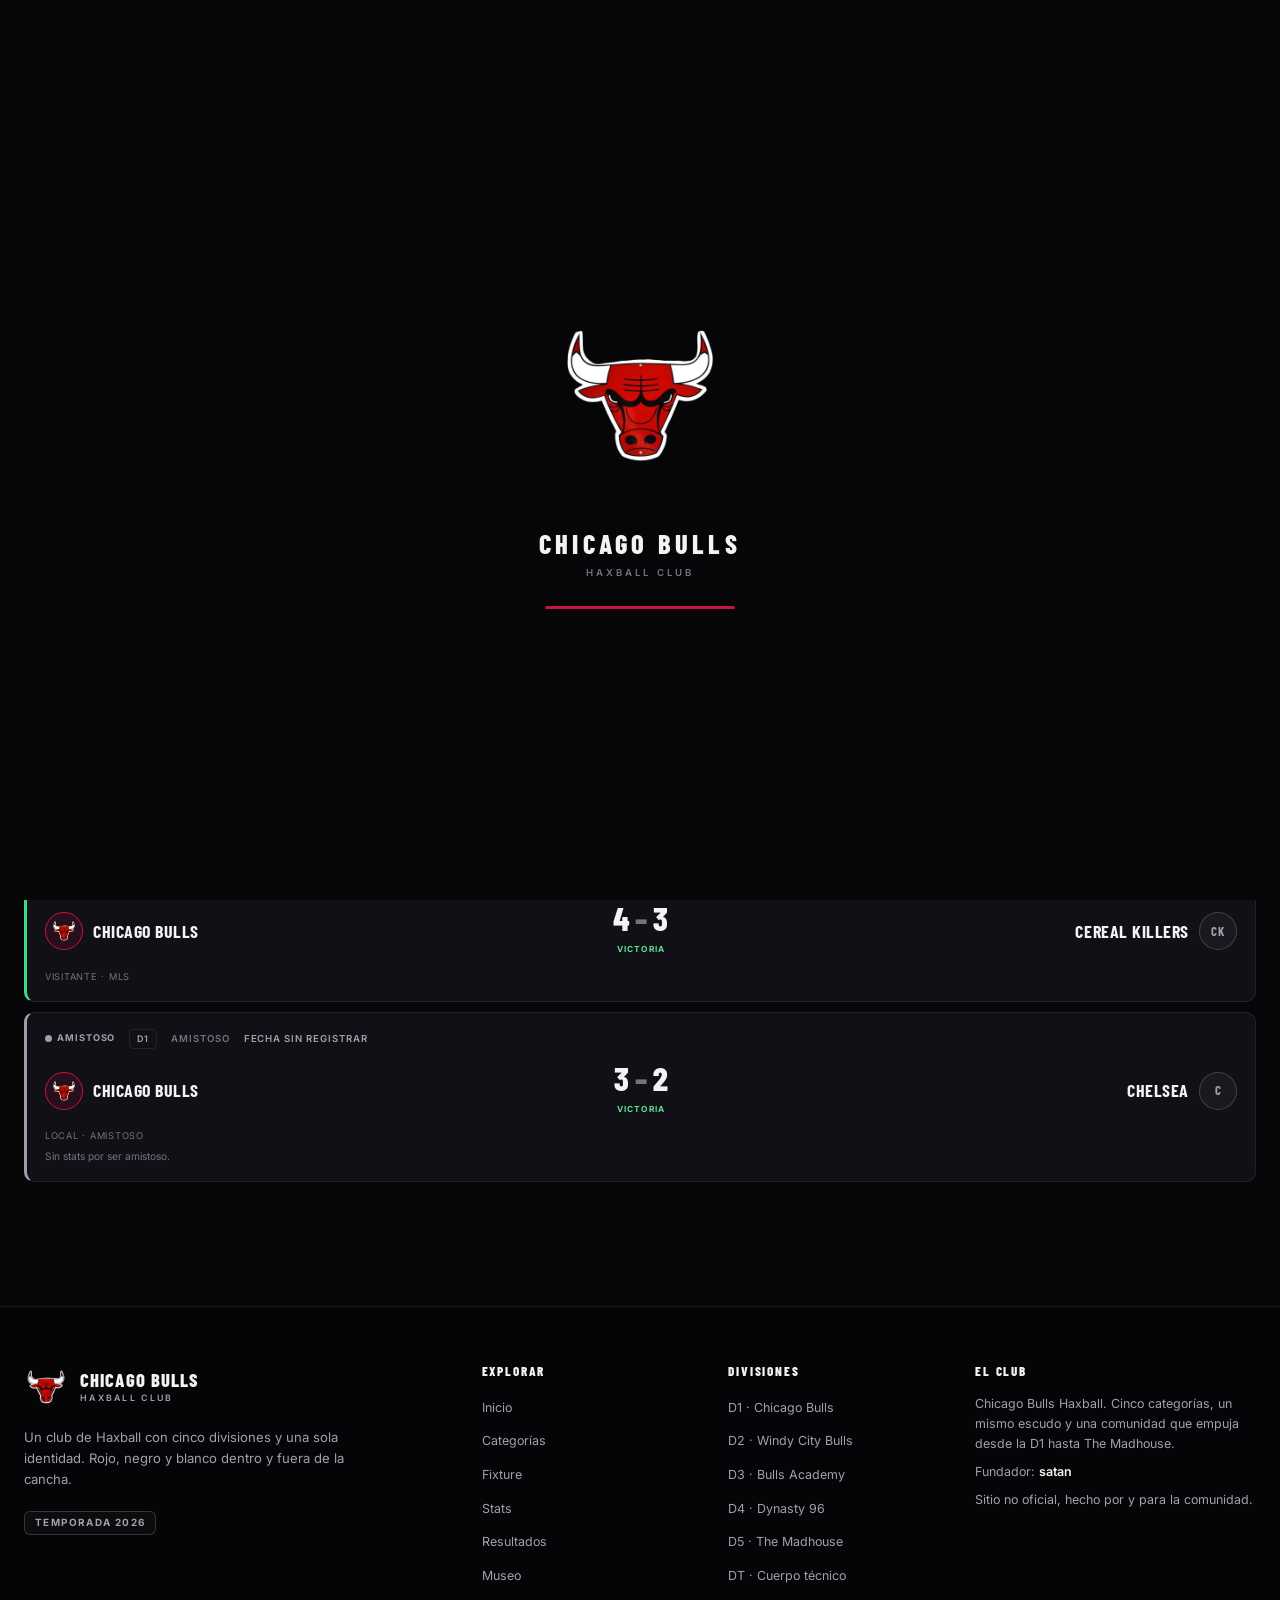
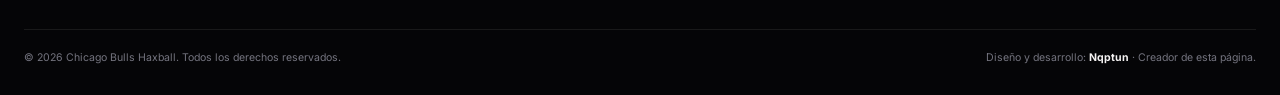
<file: resultados.html>
<!DOCTYPE html>
<html lang="es">
<head>
  <meta charset="UTF-8">
  <meta name="viewport" content="width=device-width, initial-scale=1">
  <title>Resultados · Chicago Bulls Haxball</title>
  <meta name="description" content="Todos los resultados de las cinco divisiones de Chicago Bulls Haxball en una sola lista.">
  <meta name="theme-color" content="#070709">
  <meta property="og:title" content="Resultados · Chicago Bulls Haxball">
  <meta property="og:description" content="Todos los resultados de las cinco divisiones de Chicago Bulls Haxball en una sola lista.">
  <meta property="og:type" content="website">
  <meta property="og:image" content="img/logo.png">
  <link rel="icon" type="image/png" sizes="32x32" href="img/favicon-32.png">
  <link rel="icon" type="image/png" sizes="64x64" href="img/favicon-64.png">
  <link rel="apple-touch-icon" href="img/favicon-180.png">
  <link rel="preconnect" href="https://fonts.googleapis.com">
  <link rel="preconnect" href="https://fonts.gstatic.com" crossorigin>
  <link href="https://fonts.googleapis.com/css2?family=Barlow+Condensed:wght@500;600;700;800&family=Inter:wght@400;500;600;700&display=swap" rel="stylesheet">
  <link rel="stylesheet" href="css/base.css">
  <link rel="stylesheet" href="css/pages.css">
  <link rel="stylesheet" href="css/components.css">
  <link rel="stylesheet" href="css/responsive.css">
  <script>
    (function () {
      var root = document.documentElement;
      root.classList.add("js");
      try {
        if (sessionStorage.getItem("cb-loader-seen") === "1") root.classList.add("no-loader");
      } catch (error) {}
    })();
  </script>
  <noscript><style>.loader{display:none!important}.reveal{opacity:1!important;transform:none!important}</style></noscript>
</head>
<body class="page-results">
<a class="skip-link" href="#main">Saltar al contenido</a>

<div class="loader" id="loader" aria-hidden="true">
  <div class="loader__inner">
    <div class="loader__mark">
      <img class="loader__logo" src="img/logo.png" alt="" width="800" height="800">
      <span class="smoke smoke--1"></span>
      <span class="smoke smoke--2"></span>
      <span class="smoke smoke--3"></span>
      <span class="smoke smoke--4"></span>
      <span class="smoke smoke--5"></span>
      <span class="smoke smoke--6"></span>
    </div>
    <p class="loader__title">Chicago Bulls</p>
    <p class="loader__sub">Haxball Club</p>
    <div class="loader__bar"><span></span></div>
  </div>
</div>

<div class="site">
  <header class="site-header">
    <div class="topbar">
      <div class="container topbar__inner">
        <p class="topbar__motto">Cinco divisiones. Un solo escudo.</p>
        <div class="topbar__meta">
          <span class="topbar__divisions">D1 · D2 · D3 · D4 · D5</span>
          <span class="topbar__clock">
            <span class="live-dot" aria-hidden="true"></span>
            <time data-clock>--:--</time>
          </span>
        </div>
      </div>
    </div>
    <div class="navbar">
      <div class="container navbar__inner">
        <a class="brand" href="index.html" aria-label="Chicago Bulls Haxball, inicio">
          <img class="brand__logo" src="img/logo.png" alt="" width="800" height="800">
          <span class="brand__text">
            <strong>Chicago Bulls</strong>
            <small>Haxball Club</small>
          </span>
        </a>
        <button class="nav-toggle" type="button" aria-expanded="false" aria-controls="primary-nav" aria-label="Abrir menú de navegación">
          <span class="icon-open"><svg viewBox="0 0 24 24" fill="none" stroke="currentColor" stroke-width="1.8" stroke-linecap="round" stroke-linejoin="round" aria-hidden="true"><path d="M4 7h16M4 12h16M4 17h16"/></svg></span>
          <span class="icon-close"><svg viewBox="0 0 24 24" fill="none" stroke="currentColor" stroke-width="1.8" stroke-linecap="round" stroke-linejoin="round" aria-hidden="true"><path d="m6 6 12 12M18 6 6 18"/></svg></span>
        </button>
        <nav class="nav" id="primary-nav" aria-label="Navegación principal">
          <ul class="nav__list">
            <li><a class="nav__link" href="index.html" data-nav="home">Inicio</a></li>
            <li><a class="nav__link" href="categorias.html" data-nav="categorias">Categorías</a></li>
            <li><a class="nav__link" href="dt.html" data-nav="dt">DT</a></li>
            <li><a class="nav__link" href="fixture.html" data-nav="fixture">Fixture</a></li>
            <li><a class="nav__link" href="stats.html" data-nav="stats">Stats</a></li>
            <li><a class="nav__link" href="resultados.html" data-nav="resultados">Resultados</a></li>
            <li><a class="nav__link" href="museo.html" data-nav="museo">Museo</a></li>
          </ul>
          <a class="btn btn--primary btn--sm nav__cta" href="categorias.html">Ver equipos <svg viewBox="0 0 24 24" fill="none" stroke="currentColor" stroke-width="1.8" stroke-linecap="round" stroke-linejoin="round" aria-hidden="true"><path d="M5 12h14"/><path d="m13 6 6 6-6 6"/></svg></a>
        </nav>
      </div>
    </div>
  </header>

  <main id="main">

  <section class="page-hero">
    <div class="container">
      <nav class="breadcrumbs" aria-label="Miga de pan">
        <a href="index.html">Inicio</a><span aria-hidden="true">/</span><span aria-current="page">Resultados</span>
      </nav>
      <span class="eyebrow">Marcadores oficiales</span>
      <h1>Resultados</h1>
      <p>Victoria, empate o derrota: todos los marcadores del club con su liga, su división y la fecha en que se jugaron.</p>
      <div class="page-hero__meta">
        <div><span>Resultados</span><strong data-results-count>0 resultados</strong></div>
        <div><span>Divisiones</span><strong>05</strong></div>
        <div><span>Formato</span><strong>Por liga</strong></div>
      </div>
    </div>
  </section>

  <section class="section">
    <div class="container">
      <div class="results-toolbar">
        <div class="chips" role="group" data-results-filters aria-label="Filtrar resultados por división"></div>
        <span class="result-count" data-results-count>0 resultados</span>
      </div>
      <div class="results-list" data-results-list></div>
      <div class="empty-state" data-results-empty>
        <span class="empty-state__icon"><svg viewBox="0 0 24 24" fill="none" stroke="currentColor" stroke-width="1.8" stroke-linecap="round" stroke-linejoin="round" aria-hidden="true"><path d="M4 20V10M10 20V4M16 20v-7M22 20H2"/></svg></span>
        <h3>Todavía no hay resultados</h3>
        <p>Cuando arranque la temporada, los marcadores de las cinco divisiones van a aparecer acá, todos juntos en una sola lista.</p>
      </div>
    </div>
  </section>

  </main>

  <footer class="site-footer">
    <div class="container">
      <div class="footer__top">
        <div class="footer__brand">
          <a class="brand" href="index.html" aria-label="Chicago Bulls Haxball, inicio">
            <img class="brand__logo" src="img/logo.png" alt="" width="800" height="800">
            <span class="brand__text">
              <strong>Chicago Bulls</strong>
              <small>Haxball Club</small>
            </span>
          </a>
          <p>Un club de Haxball con cinco divisiones y una sola identidad. Rojo, negro y blanco dentro y fuera de la cancha.</p>
          <span class="badge">Temporada 2026</span>
        </div>
        <div class="footer__col">
          <h4>Explorar</h4>
          <ul>
            <li><a href="index.html">Inicio</a></li>
            <li><a href="categorias.html">Categorías</a></li>
            <li><a href="fixture.html">Fixture</a></li>
            <li><a href="stats.html">Stats</a></li>
            <li><a href="resultados.html">Resultados</a></li>
            <li><a href="museo.html">Museo</a></li>
          </ul>
        </div>
        <div class="footer__col">
          <h4>Divisiones</h4>
          <ul>
            <li><a href="d1.html">D1 · Chicago Bulls</a></li>
            <li><a href="d2.html">D2 · Windy City Bulls</a></li>
            <li><a href="d3.html">D3 · Bulls Academy</a></li>
            <li><a href="d4.html">D4 · Dynasty 96</a></li>
            <li><a href="d5.html">D5 · The Madhouse</a></li>
            <li><a href="dt.html">DT · Cuerpo técnico</a></li>
          </ul>
        </div>
        <div class="footer__col">
          <h4>El club</h4>
          <p>Chicago Bulls Haxball. Cinco categorías, un mismo escudo y una comunidad que empuja desde la D1 hasta The Madhouse.</p>
          <p>Fundador: <strong data-founder>satan</strong></p>
          <p>Sitio no oficial, hecho por y para la comunidad.</p>
        </div>
      </div>
      <div class="footer__bottom">
        <p>© <span data-year>2026</span> Chicago Bulls Haxball. Todos los derechos reservados.</p>
        <p class="footer__credit">Diseño y desarrollo: <strong>Nqptun</strong> · Creador de esta página.</p>
      </div>
    </div>
  </footer>
</div>

  <script src="js/data.js" defer></script>
  <script src="js/app.js" defer></script>
</body>
</html>
</file>
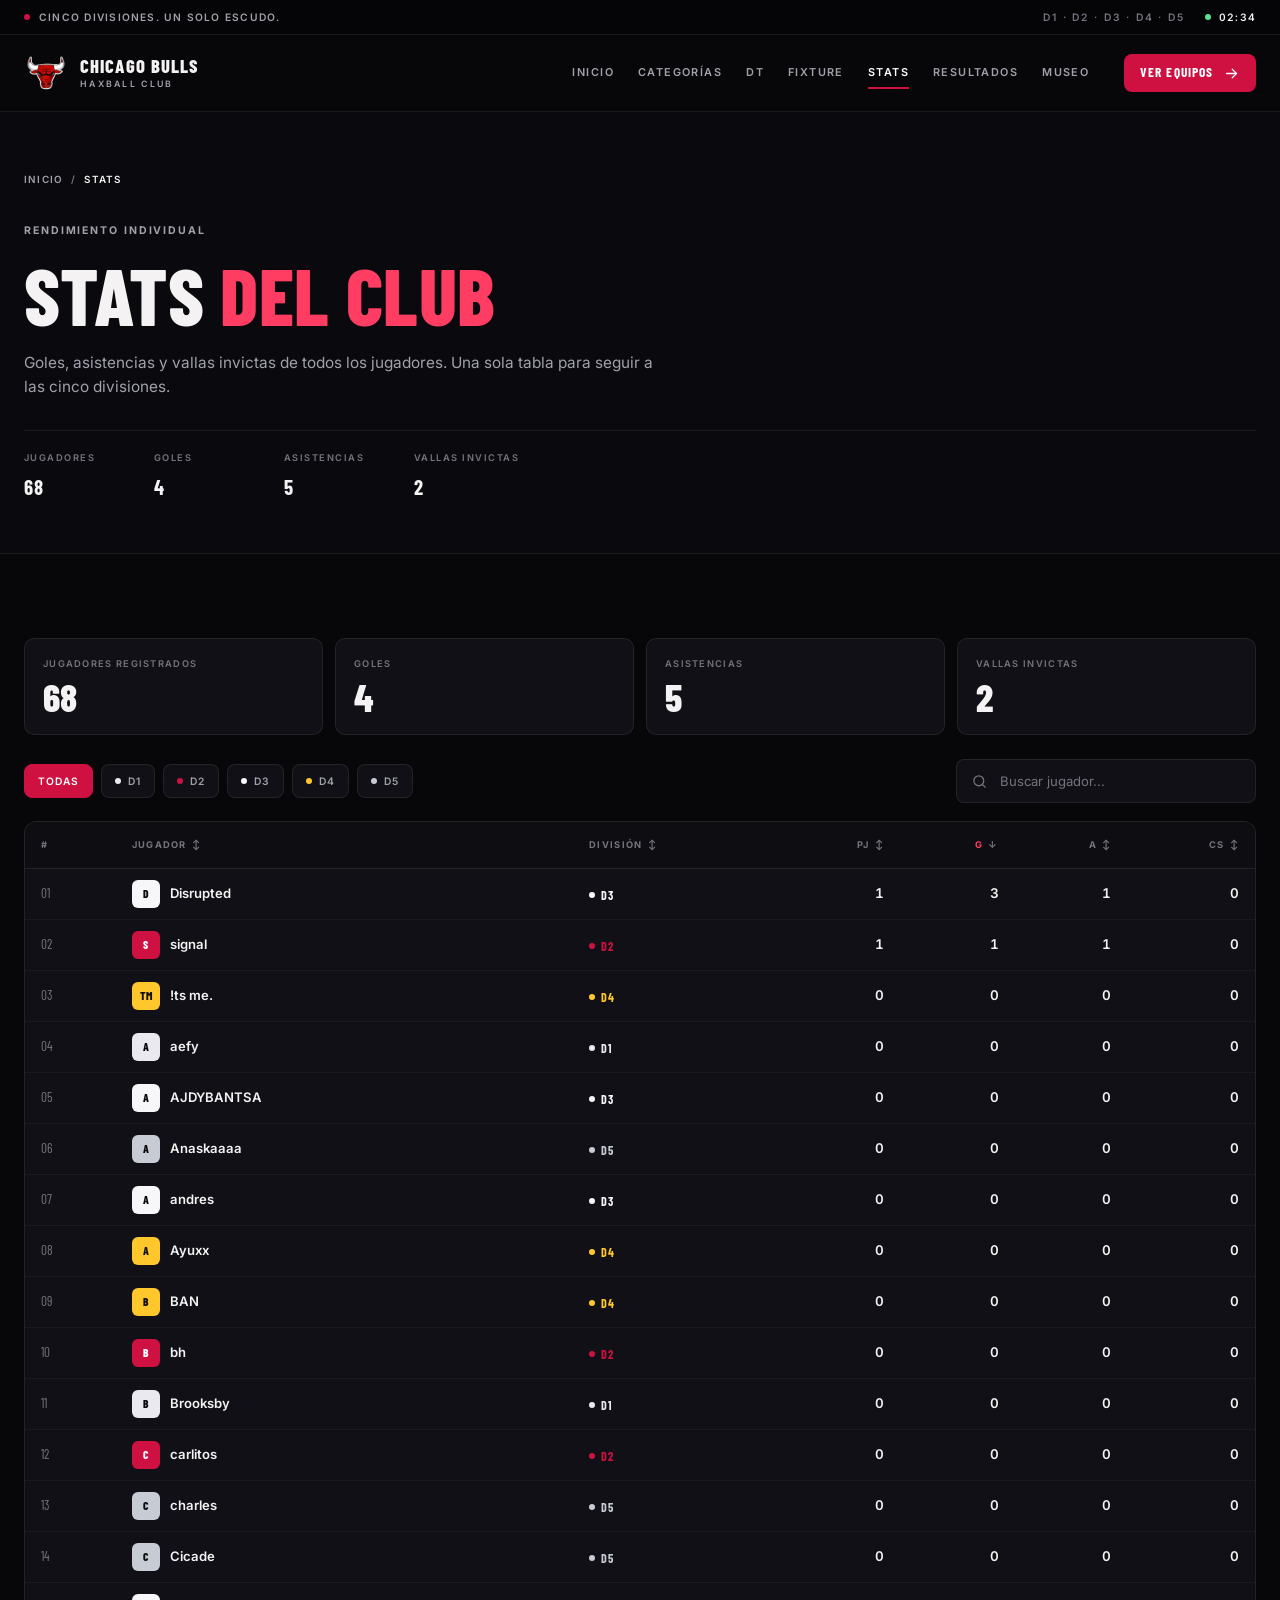
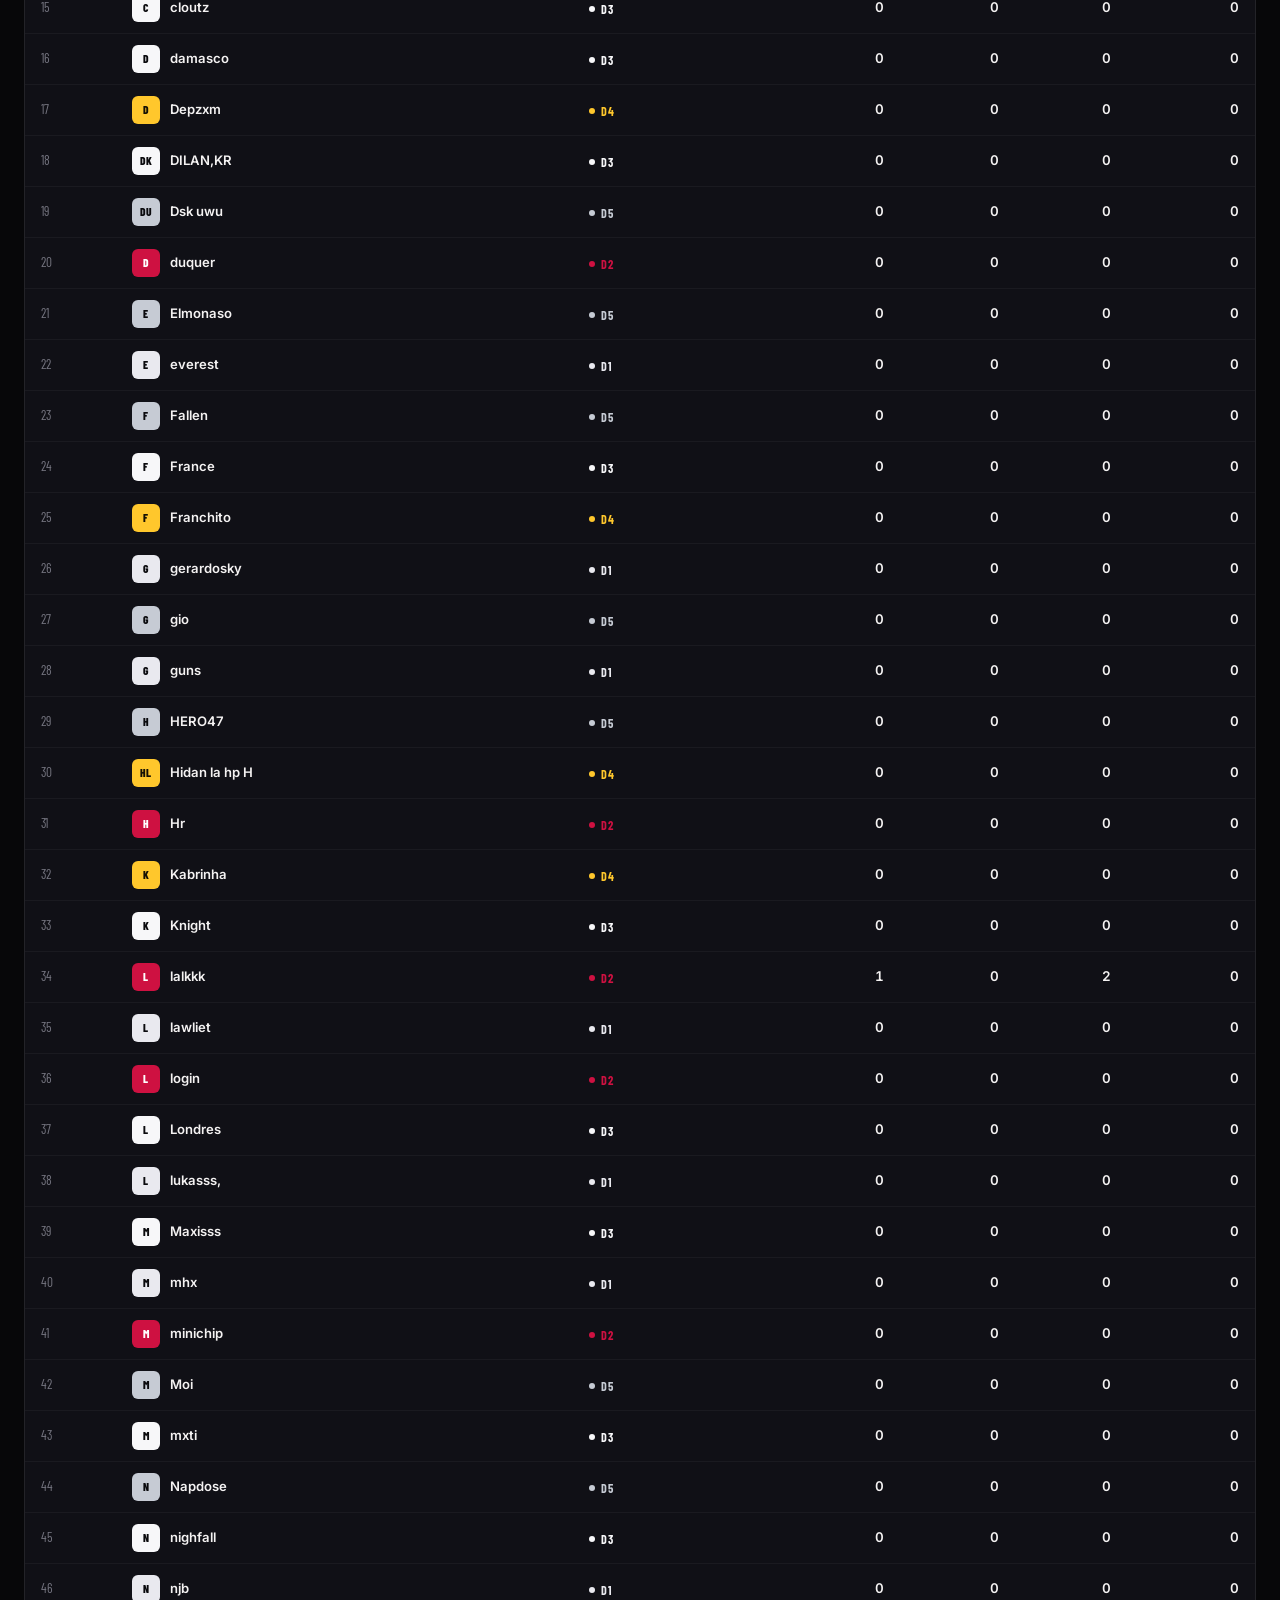
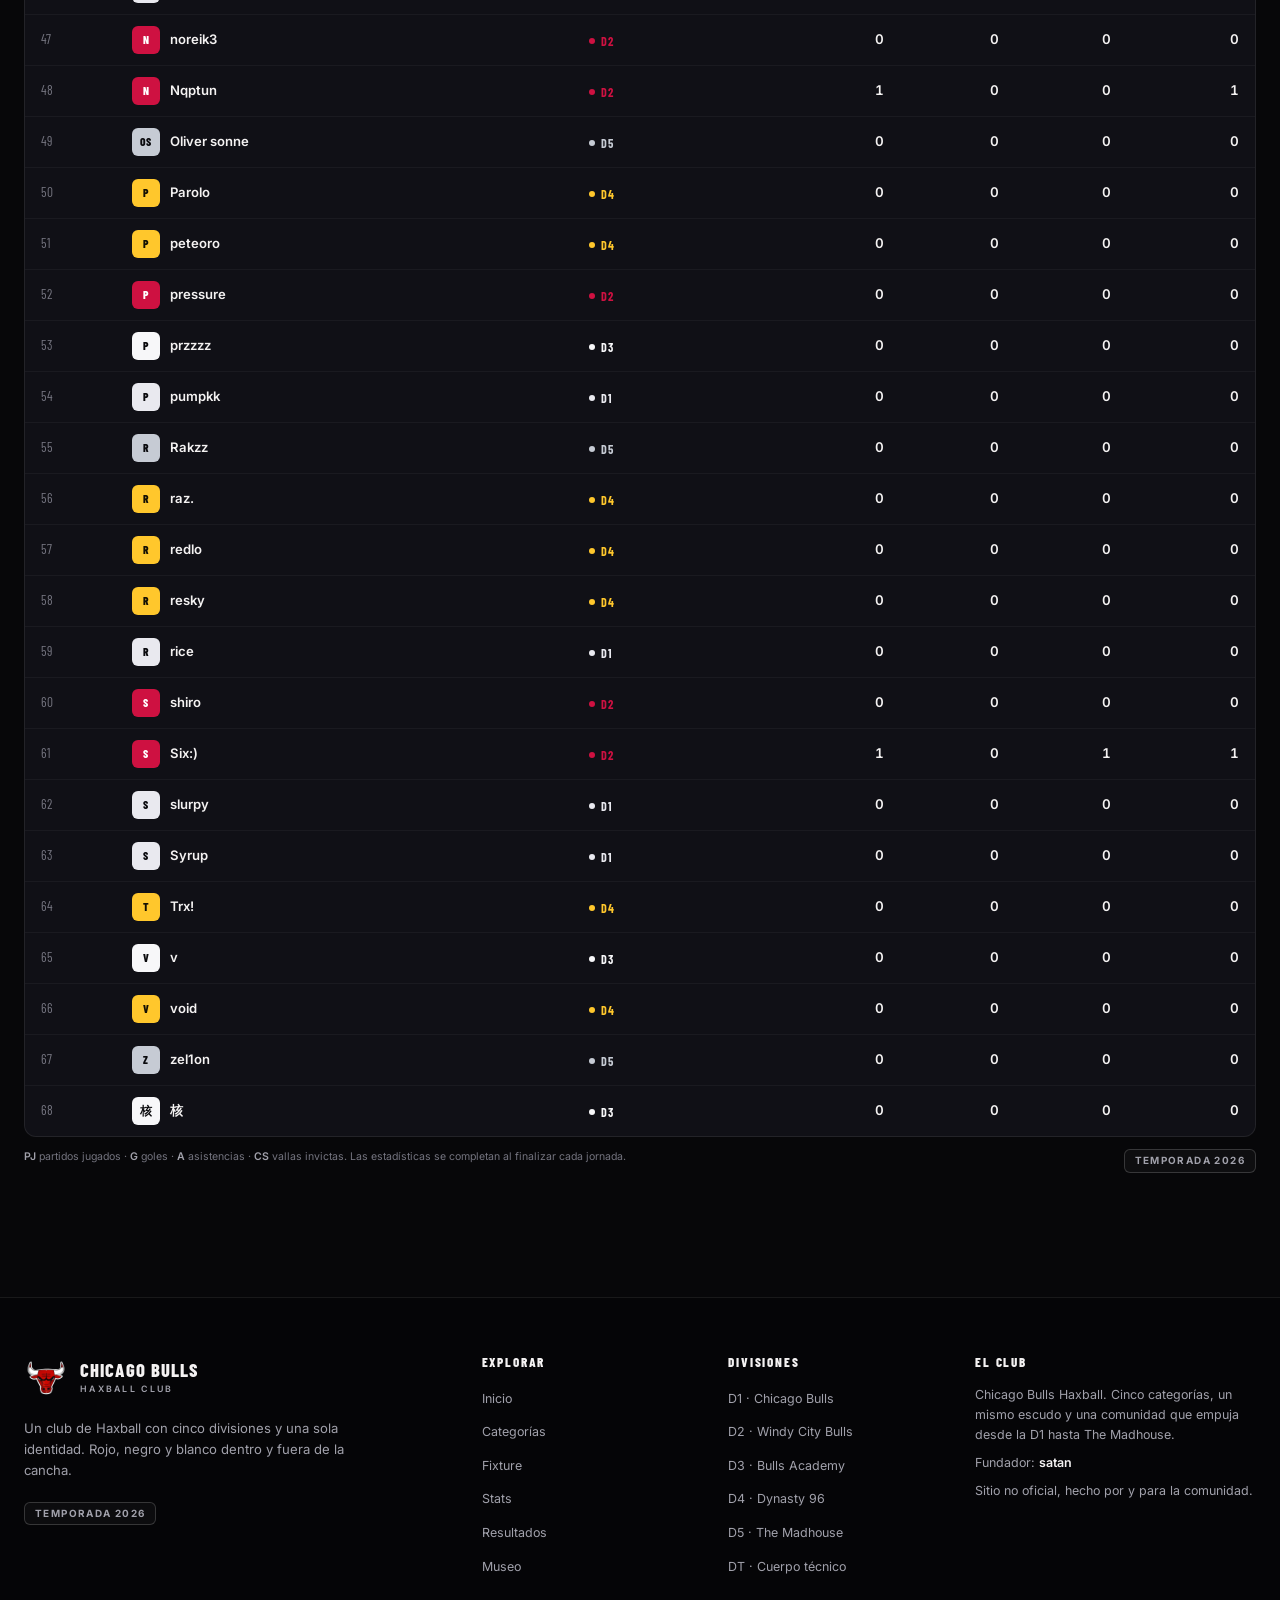
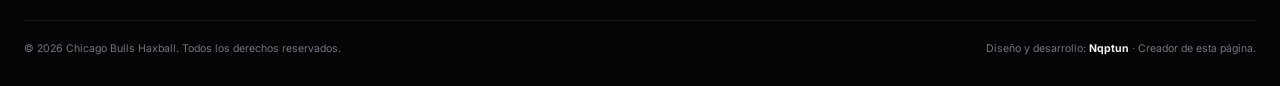
<file: stats.html>
<!DOCTYPE html>
<html lang="es">
<head>
  <meta charset="UTF-8">
  <meta name="viewport" content="width=device-width, initial-scale=1">
  <title>Stats · Chicago Bulls Haxball</title>
  <meta name="description" content="Estadísticas de todos los jugadores de Chicago Bulls Haxball: goles, asistencias y vallas invictas.">
  <meta name="theme-color" content="#070709">
  <meta property="og:title" content="Stats · Chicago Bulls Haxball">
  <meta property="og:description" content="Estadísticas de todos los jugadores de Chicago Bulls Haxball: goles, asistencias y vallas invictas.">
  <meta property="og:type" content="website">
  <meta property="og:image" content="img/logo.png">
  <link rel="icon" type="image/png" sizes="32x32" href="img/favicon-32.png">
  <link rel="icon" type="image/png" sizes="64x64" href="img/favicon-64.png">
  <link rel="apple-touch-icon" href="img/favicon-180.png">
  <link rel="preconnect" href="https://fonts.googleapis.com">
  <link rel="preconnect" href="https://fonts.gstatic.com" crossorigin>
  <link href="https://fonts.googleapis.com/css2?family=Barlow+Condensed:wght@500;600;700;800&family=Inter:wght@400;500;600;700&display=swap" rel="stylesheet">
  <link rel="stylesheet" href="css/base.css">
  <link rel="stylesheet" href="css/pages.css">
  <link rel="stylesheet" href="css/components.css">
  <link rel="stylesheet" href="css/responsive.css">
  <script>
    (function () {
      var root = document.documentElement;
      root.classList.add("js");
      try {
        if (sessionStorage.getItem("cb-loader-seen") === "1") root.classList.add("no-loader");
      } catch (error) {}
    })();
  </script>
  <noscript><style>.loader{display:none!important}.reveal{opacity:1!important;transform:none!important}</style></noscript>
</head>
<body class="page-stats">
<a class="skip-link" href="#main">Saltar al contenido</a>

<div class="loader" id="loader" aria-hidden="true">
  <div class="loader__inner">
    <div class="loader__mark">
      <img class="loader__logo" src="img/logo.png" alt="" width="800" height="800">
      <span class="smoke smoke--1"></span>
      <span class="smoke smoke--2"></span>
      <span class="smoke smoke--3"></span>
      <span class="smoke smoke--4"></span>
      <span class="smoke smoke--5"></span>
      <span class="smoke smoke--6"></span>
    </div>
    <p class="loader__title">Chicago Bulls</p>
    <p class="loader__sub">Haxball Club</p>
    <div class="loader__bar"><span></span></div>
  </div>
</div>

<div class="site">
  <header class="site-header">
    <div class="topbar">
      <div class="container topbar__inner">
        <p class="topbar__motto">Cinco divisiones. Un solo escudo.</p>
        <div class="topbar__meta">
          <span class="topbar__divisions">D1 · D2 · D3 · D4 · D5</span>
          <span class="topbar__clock">
            <span class="live-dot" aria-hidden="true"></span>
            <time data-clock>--:--</time>
          </span>
        </div>
      </div>
    </div>
    <div class="navbar">
      <div class="container navbar__inner">
        <a class="brand" href="index.html" aria-label="Chicago Bulls Haxball, inicio">
          <img class="brand__logo" src="img/logo.png" alt="" width="800" height="800">
          <span class="brand__text">
            <strong>Chicago Bulls</strong>
            <small>Haxball Club</small>
          </span>
        </a>
        <button class="nav-toggle" type="button" aria-expanded="false" aria-controls="primary-nav" aria-label="Abrir menú de navegación">
          <span class="icon-open"><svg viewBox="0 0 24 24" fill="none" stroke="currentColor" stroke-width="1.8" stroke-linecap="round" stroke-linejoin="round" aria-hidden="true"><path d="M4 7h16M4 12h16M4 17h16"/></svg></span>
          <span class="icon-close"><svg viewBox="0 0 24 24" fill="none" stroke="currentColor" stroke-width="1.8" stroke-linecap="round" stroke-linejoin="round" aria-hidden="true"><path d="m6 6 12 12M18 6 6 18"/></svg></span>
        </button>
        <nav class="nav" id="primary-nav" aria-label="Navegación principal">
          <ul class="nav__list">
            <li><a class="nav__link" href="index.html" data-nav="home">Inicio</a></li>
            <li><a class="nav__link" href="categorias.html" data-nav="categorias">Categorías</a></li>
            <li><a class="nav__link" href="dt.html" data-nav="dt">DT</a></li>
            <li><a class="nav__link" href="fixture.html" data-nav="fixture">Fixture</a></li>
            <li><a class="nav__link" href="stats.html" data-nav="stats">Stats</a></li>
            <li><a class="nav__link" href="resultados.html" data-nav="resultados">Resultados</a></li>
            <li><a class="nav__link" href="museo.html" data-nav="museo">Museo</a></li>
          </ul>
          <a class="btn btn--primary btn--sm nav__cta" href="categorias.html">Ver equipos <svg viewBox="0 0 24 24" fill="none" stroke="currentColor" stroke-width="1.8" stroke-linecap="round" stroke-linejoin="round" aria-hidden="true"><path d="M5 12h14"/><path d="m13 6 6 6-6 6"/></svg></a>
        </nav>
      </div>
    </div>
  </header>

  <main id="main">

  <section class="page-hero">
    <div class="container">
      <nav class="breadcrumbs" aria-label="Miga de pan">
        <a href="index.html">Inicio</a><span aria-hidden="true">/</span><span aria-current="page">Stats</span>
      </nav>
      <span class="eyebrow">Rendimiento individual</span>
      <h1>Stats <span class="text-red">del club</span></h1>
      <p>Goles, asistencias y vallas invictas de todos los jugadores. Una sola tabla para seguir a las cinco divisiones.</p>
      <div class="page-hero__meta">
        <div><span>Jugadores</span><strong data-total-players>68</strong></div>
        <div><span>Goles</span><strong data-stat-goals>0</strong></div>
        <div><span>Asistencias</span><strong data-stat-assists>0</strong></div>
        <div><span>Vallas invictas</span><strong data-stat-cs>0</strong></div>
      </div>
    </div>
  </section>

  <section class="section">
    <div class="container">
      <div class="stats-summary">
        <article class="stat-card"><span>Jugadores registrados</span><strong data-stat-players>0</strong></article>
        <article class="stat-card"><span>Goles</span><strong data-stat-goals>0</strong></article>
        <article class="stat-card"><span>Asistencias</span><strong data-stat-assists>0</strong></article>
        <article class="stat-card"><span>Vallas invictas</span><strong data-stat-cs>0</strong></article>
      </div>

      <div class="stats-toolbar">
        <div class="chips" role="group" data-stats-filters aria-label="Filtrar estadísticas por división"></div>
        <label class="search-field">
          <svg viewBox="0 0 24 24" fill="none" stroke="currentColor" stroke-width="1.8" stroke-linecap="round" stroke-linejoin="round" aria-hidden="true"><circle cx="11" cy="11" r="7"/><path d="m20 20-3.5-3.5"/></svg>
          <span class="sr-only">Buscar jugador en la tabla</span>
          <input type="search" data-stats-search placeholder="Buscar jugador..." autocomplete="off">
        </label>
      </div>

      <div class="table-card" data-stats-table-card>
        <div class="table-scroll">
          <table class="stats-table">
            <thead>
              <tr>
                <th class="rank-head" scope="col">#</th>
                <th scope="col" aria-sort="none"><button type="button" data-sort="name">Jugador <span class="sort-arrow">↕</span></button></th>
                <th scope="col" aria-sort="none"><button type="button" data-sort="division">División <span class="sort-arrow">↕</span></button></th>
                <th class="num" scope="col" aria-sort="none"><button type="button" data-sort="played">PJ <span class="sort-arrow">↕</span></button></th>
                <th class="num" scope="col" aria-sort="descending"><button type="button" data-sort="goals" class="is-active">G <span class="sort-arrow">↓</span></button></th>
                <th class="num" scope="col" aria-sort="none"><button type="button" data-sort="assists">A <span class="sort-arrow">↕</span></button></th>
                <th class="num" scope="col" aria-sort="none"><button type="button" data-sort="cleanSheets">CS <span class="sort-arrow">↕</span></button></th>
              </tr>
            </thead>
            <tbody data-stats-body></tbody>
          </table>
        </div>
      </div>

      <div class="table-foot">
        <p class="table-note"><strong>PJ</strong> partidos jugados · <strong>G</strong> goles · <strong>A</strong> asistencias · <strong>CS</strong> vallas invictas. Las estadísticas se completan al finalizar cada jornada.</p>
        <span class="badge">Temporada 2026</span>
      </div>

      <div class="empty-state" data-stats-empty hidden>
        <span class="empty-state__icon"><svg viewBox="0 0 24 24" fill="none" stroke="currentColor" stroke-width="1.8" stroke-linecap="round" stroke-linejoin="round" aria-hidden="true"><path d="M4 20V10M10 20V4M16 20v-7M22 20H2"/></svg></span>
        <h3>Sin resultados</h3>
        <p>No hay jugadores que coincidan con ese filtro. Probá con otra búsqueda o seleccioná otra división.</p>
      </div>
    </div>
  </section>

  </main>

  <footer class="site-footer">
    <div class="container">
      <div class="footer__top">
        <div class="footer__brand">
          <a class="brand" href="index.html" aria-label="Chicago Bulls Haxball, inicio">
            <img class="brand__logo" src="img/logo.png" alt="" width="800" height="800">
            <span class="brand__text">
              <strong>Chicago Bulls</strong>
              <small>Haxball Club</small>
            </span>
          </a>
          <p>Un club de Haxball con cinco divisiones y una sola identidad. Rojo, negro y blanco dentro y fuera de la cancha.</p>
          <span class="badge">Temporada 2026</span>
        </div>
        <div class="footer__col">
          <h4>Explorar</h4>
          <ul>
            <li><a href="index.html">Inicio</a></li>
            <li><a href="categorias.html">Categorías</a></li>
            <li><a href="fixture.html">Fixture</a></li>
            <li><a href="stats.html">Stats</a></li>
            <li><a href="resultados.html">Resultados</a></li>
            <li><a href="museo.html">Museo</a></li>
          </ul>
        </div>
        <div class="footer__col">
          <h4>Divisiones</h4>
          <ul>
            <li><a href="d1.html">D1 · Chicago Bulls</a></li>
            <li><a href="d2.html">D2 · Windy City Bulls</a></li>
            <li><a href="d3.html">D3 · Bulls Academy</a></li>
            <li><a href="d4.html">D4 · Dynasty 96</a></li>
            <li><a href="d5.html">D5 · The Madhouse</a></li>
            <li><a href="dt.html">DT · Cuerpo técnico</a></li>
          </ul>
        </div>
        <div class="footer__col">
          <h4>El club</h4>
          <p>Chicago Bulls Haxball. Cinco categorías, un mismo escudo y una comunidad que empuja desde la D1 hasta The Madhouse.</p>
          <p>Fundador: <strong data-founder>satan</strong></p>
          <p>Sitio no oficial, hecho por y para la comunidad.</p>
        </div>
      </div>
      <div class="footer__bottom">
        <p>© <span data-year>2026</span> Chicago Bulls Haxball. Todos los derechos reservados.</p>
        <p class="footer__credit">Diseño y desarrollo: <strong>Nqptun</strong> · Creador de esta página.</p>
      </div>
    </div>
  </footer>
</div>

  <script src="js/data.js" defer></script>
  <script src="js/app.js" defer></script>
</body>
</html>
</file>
<file: css/base.css>
/* =========================================================
   CHICAGO BULLS · HAXBALL CLUB
   base.css · Tokens, reset, utilidades, loader, header y footer
   ========================================================= */

/* ---------- 01. Tokens ---------- */
:root {
  --bg: #070709;
  --bg-soft: #0a0a0e;
  --surface: #101016;
  --surface-2: #15151c;
  --surface-3: #1b1b23;
  --line: rgba(255, 255, 255, 0.08);
  --line-soft: rgba(255, 255, 255, 0.045);
  --line-strong: rgba(255, 255, 255, 0.17);
  --text: #f4f2f2;
  --muted: #a1a1ab;
  --muted-2: #74747f;
  --red: #ce1141;
  --red-bright: #ff3d63;
  --red-dark: #7d0a26;
  --white: #ffffff;
  --green: #5fe08f;
  --font-display: "Barlow Condensed", "Arial Narrow", Impact, sans-serif;
  --font-body: "Inter", system-ui, -apple-system, "Segoe UI", sans-serif;
  --container: 1240px;
  --radius: 12px;
  --ease: cubic-bezier(0.22, 0.61, 0.36, 1);
}

/* ---------- 02. Reset ---------- */
*,
*::before,
*::after { box-sizing: border-box; }

html {
  scroll-behavior: smooth;
  scroll-padding-top: 130px;
}

body {
  margin: 0;
  min-height: 100vh;
  overflow-x: hidden;
  background: var(--bg);
  color: var(--text);
  font-family: var(--font-body);
  font-size: 16px;
  line-height: 1.6;
  -webkit-font-smoothing: antialiased;
  text-rendering: optimizeLegibility;
}

img { display: block; max-width: 100%; }
a { color: inherit; text-decoration: none; }
button, input, select, textarea { font: inherit; color: inherit; }
button { border: 0; background: none; }
ul, ol { margin: 0; padding: 0; list-style: none; }
figure, blockquote, p { margin: 0; }
svg { display: block; }

h1, h2, h3, h4 {
  margin: 0;
  font-family: var(--font-display);
  font-weight: 800;
  line-height: 1;
  letter-spacing: 0.005em;
  text-transform: uppercase;
}

::selection { background: var(--red); color: #fff; }
:focus-visible { outline: 2px solid var(--red-bright); outline-offset: 3px; }

::-webkit-scrollbar { width: 10px; height: 10px; }
::-webkit-scrollbar-track { background: #08080a; }
::-webkit-scrollbar-thumb { background: #292931; border: 2px solid #08080a; border-radius: 99px; }
::-webkit-scrollbar-thumb:hover { background: #3a3a45; }

/* ---------- 03. Utilidades ---------- */
.container {
  width: min(var(--container), calc(100% - 48px));
  margin-inline: auto;
}

.section { position: relative; padding: 84px 0; }
.section--tight { padding: 58px 0; }

.section-head {
  display: flex;
  align-items: flex-end;
  justify-content: space-between;
  gap: 32px;
  margin-bottom: 36px;
}

.section-head > div { max-width: 720px; }
.section-head h2 { margin-top: 10px; font-size: clamp(2.1rem, 4.4vw, 3.5rem); }
.section-head p { max-width: 480px; margin-top: 10px; color: var(--muted); font-size: 0.92rem; }
.section-head .text-link { margin-top: 14px; }

.eyebrow {
  display: inline-flex;
  align-items: center;
  gap: 10px;
  color: var(--muted);
  font-size: 0.66rem;
  font-weight: 700;
  letter-spacing: 0.18em;
  text-transform: uppercase;
}

.eyebrow--plain::before { display: none; }
.text-red { color: var(--red-bright); }
.muted { color: var(--muted); }

.text-link {
  display: inline-flex;
  align-items: center;
  gap: 8px;
  color: var(--text);
  font-family: var(--font-display);
  font-size: 0.92rem;
  font-weight: 700;
  letter-spacing: 0.08em;
  text-transform: uppercase;
  white-space: nowrap;
  transition: color 0.2s;
}

.text-link svg { width: 16px; height: 16px; transition: transform 0.25s var(--ease); }
.text-link:hover { color: var(--red-bright); }
.text-link:hover svg { transform: translateX(4px); }

.skip-link {
  position: fixed;
  top: 12px;
  left: 12px;
  z-index: 3000;
  padding: 10px 18px;
  border-radius: 8px;
  background: var(--red);
  color: #fff;
  font-size: 0.8rem;
  font-weight: 700;
  transform: translateY(-160%);
  transition: transform 0.2s;
}
.skip-link:focus { transform: translateY(0); }

.sr-only {
  position: absolute;
  width: 1px;
  height: 1px;
  padding: 0;
  margin: -1px;
  overflow: hidden;
  clip: rect(0, 0, 0, 0);
  white-space: nowrap;
  border: 0;
}

.page-note {
  margin-top: 24px;
  color: var(--muted-2);
  font-size: 0.76rem;
}

/* ---------- 04. Botones y badges ---------- */
.btn {
  display: inline-flex;
  align-items: center;
  justify-content: center;
  gap: 10px;
  min-height: 46px;
  padding: 0 20px;
  border: 1px solid transparent;
  border-radius: 8px;
  font-family: var(--font-display);
  font-size: 0.98rem;
  font-weight: 700;
  letter-spacing: 0.08em;
  line-height: 1;
  text-transform: uppercase;
  cursor: pointer;
  transition: background 0.2s, border-color 0.2s, color 0.2s;
}
.btn svg { width: 17px; height: 17px; flex-shrink: 0; }
.btn--primary { background: var(--red); color: #fff; }
.btn--primary:hover { background: #b60f3a; }
.btn--ghost { border-color: var(--line-strong); color: var(--text); }
.btn--ghost:hover { border-color: var(--red); background: rgba(206, 17, 65, 0.1); }
.btn--light { background: var(--white); color: #0a0a0c; }
.btn--light:hover { background: #e9e9ee; }
.btn--sm { min-height: 38px; padding: 0 15px; font-size: 0.84rem; }

.badge {
  display: inline-flex;
  align-items: center;
  gap: 6px;
  padding: 5px 10px;
  border: 1px solid var(--line-strong);
  border-radius: 6px;
  background: rgba(255, 255, 255, 0.03);
  color: var(--muted);
  font-size: 0.62rem;
  font-weight: 700;
  letter-spacing: 0.14em;
  line-height: 1.2;
  text-transform: uppercase;
  white-space: nowrap;
}
.badge--accent {
  border-color: transparent;
  background: var(--accent, var(--red));
  color: var(--accent-ink, #fff);
}
.badge--red { border-color: rgba(206, 17, 65, 0.4); background: rgba(206, 17, 65, 0.15); color: #ff7b96; }

.div-badge {
  display: inline-flex;
  align-items: center;
  gap: 6px;
  color: var(--accent, var(--text));
  font-family: var(--font-display);
  font-size: 0.76rem;
  font-weight: 700;
  letter-spacing: 0.1em;
  line-height: 1;
}
.div-badge::before {
  content: "";
  width: 6px;
  height: 6px;
  border-radius: 50%;
  background: var(--accent, var(--red));
}

/* Tonos por división */
.tone-d1 { --accent: #e9e9ef; --accent-ink: #0a0a0d; --accent-soft: rgba(233, 233, 239, 0.11); }
.tone-d2 { --accent: #ce1141; --accent-ink: #ffffff; --accent-soft: rgba(206, 17, 65, 0.16); }
.tone-d3 { --accent: #f7f7f9; --accent-ink: #0a0a0d; --accent-soft: rgba(247, 247, 249, 0.11); }
.tone-d4 { --accent: #ffc72c; --accent-ink: #141004; --accent-soft: rgba(255, 199, 44, 0.14); }
.tone-d5 { --accent: #c6cbd4; --accent-ink: #0a0a0d; --accent-soft: rgba(198, 203, 212, 0.14); }
.tone-dt { --accent: #d8b56a; --accent-ink: #171105; --accent-soft: rgba(216, 181, 106, 0.16); }

/* ---------- 05. Loader ---------- */
.loader {
  position: fixed;
  inset: 0;
  z-index: 2000;
  display: grid;
  place-items: center;
  padding: 24px;
  background: #060608;
  transition: opacity 0.6s var(--ease), visibility 0.6s;
}
.loader.is-hidden { opacity: 0; visibility: hidden; }
.no-loader .loader { display: none !important; }

.loader__inner {
  position: relative;
  display: flex;
  flex-direction: column;
  align-items: center;
  text-align: center;
}

.loader__mark {
  position: relative;
  width: 210px;
  height: 210px;
  margin-bottom: 30px;
  display: grid;
  place-items: center;
}
.loader__logo {
  position: relative;
  z-index: 2;
  width: 176px;
  height: 176px;
  object-fit: contain;
  animation: bull-loader 2.4s ease-in-out infinite;
}

.smoke {
  position: absolute;
  z-index: 3;
  bottom: 24%;
  width: 30px;
  height: 30px;
  border-radius: 50%;
  background: radial-gradient(circle at 36% 36%, rgba(255, 255, 255, 0.72), rgba(205, 205, 214, 0.2) 54%, transparent 72%);
  filter: blur(6px);
  opacity: 0;
  pointer-events: none;
  animation: smoke-rise 2.5s ease-out infinite;
}
.smoke--1 { left: 36%; animation-delay: 0s; }
.smoke--2 { left: 53%; animation-delay: 0.32s; }
.smoke--3 { left: 41%; animation-delay: 0.68s; width: 38px; height: 38px; }
.smoke--4 { left: 57%; animation-delay: 0.94s; width: 24px; height: 24px; }
.smoke--5 { left: 34%; animation-delay: 1.28s; width: 34px; height: 34px; }
.smoke--6 { left: 50%; animation-delay: 1.64s; width: 26px; height: 26px; }

.loader__title {
  font-family: var(--font-display);
  font-size: 1.65rem;
  font-weight: 800;
  letter-spacing: 0.16em;
  line-height: 1;
  text-transform: uppercase;
}
.loader__sub {
  margin-top: 8px;
  color: var(--muted-2);
  font-size: 0.6rem;
  font-weight: 600;
  letter-spacing: 0.32em;
  text-transform: uppercase;
}
.loader__bar {
  width: 190px;
  height: 3px;
  margin-top: 26px;
  overflow: hidden;
  border-radius: 99px;
  background: rgba(255, 255, 255, 0.09);
}
.loader__bar span {
  display: block;
  width: 100%;
  height: 100%;
  border-radius: inherit;
  background: var(--red);
  transform-origin: left;
  animation: loader-bar 1.55s var(--ease) forwards;
}

/* ---------- 06. Header ---------- */
.site-header {
  position: sticky;
  top: 0;
  z-index: 100;
  background: var(--bg);
}

.topbar {
  border-bottom: 1px solid var(--line);
  background: #050507;
  color: var(--muted);
  font-size: 0.64rem;
  font-weight: 600;
  letter-spacing: 0.12em;
  text-transform: uppercase;
}
.topbar__inner {
  display: flex;
  align-items: center;
  justify-content: space-between;
  gap: 18px;
  height: 34px;
}
.topbar__motto { display: flex; align-items: center; gap: 9px; margin: 0; }
.topbar__motto::before {
  content: "";
  width: 6px;
  height: 6px;
  border-radius: 50%;
  background: var(--red);
}
.topbar__meta { display: flex; align-items: center; gap: 20px; }
.topbar__divisions { color: var(--muted-2); letter-spacing: 0.18em; }
.topbar__clock { display: inline-flex; align-items: center; gap: 8px; color: var(--text); font-variant-numeric: tabular-nums; }

.live-dot {
  width: 6px;
  height: 6px;
  border-radius: 50%;
  background: var(--green);
}

.navbar {
  border-bottom: 1px solid var(--line);
  background: var(--bg);
}
.navbar__inner {
  position: relative;
  display: flex;
  align-items: center;
  justify-content: space-between;
  gap: 24px;
  height: 76px;
}

.brand { display: flex; align-items: center; gap: 12px; flex-shrink: 0; }
.brand__logo {
  width: 44px;
  height: 44px;
  object-fit: contain;
}
.navbar .brand__logo { animation: logo-spin 3s linear infinite; }
.brand__text { display: flex; flex-direction: column; line-height: 1; }
.brand__text strong {
  font-family: var(--font-display);
  font-size: 1.16rem;
  font-weight: 800;
  letter-spacing: 0.06em;
  text-transform: uppercase;
}
.brand__text small {
  margin-top: 5px;
  color: var(--muted);
  font-size: 0.55rem;
  font-weight: 600;
  letter-spacing: 0.26em;
  text-transform: uppercase;
}

.nav { display: flex; align-items: center; gap: 24px; }
.nav__list { display: flex; align-items: center; gap: 2px; }
.nav__link {
  position: relative;
  display: inline-flex;
  align-items: center;
  padding: 10px 11px;
  color: var(--muted);
  font-size: 0.68rem;
  font-weight: 600;
  letter-spacing: 0.13em;
  text-transform: uppercase;
  transition: color 0.2s;
}
.nav__link::after {
  content: "";
  position: absolute;
  left: 11px;
  right: 11px;
  bottom: 3px;
  height: 2px;
  background: var(--red);
  transform: scaleX(0);
  transform-origin: left;
  transition: transform 0.25s var(--ease);
}
.nav__link:hover,
.nav__link.is-active { color: var(--white); }
.nav__link:hover::after,
.nav__link.is-active::after { transform: scaleX(1); }

.nav-toggle {
  display: none;
  width: 42px;
  height: 42px;
  border: 1px solid var(--line);
  border-radius: 10px;
  background: rgba(255, 255, 255, 0.03);
  cursor: pointer;
  place-items: center;
  transition: border-color 0.2s, background 0.2s;
}
.nav-toggle:hover { border-color: var(--line-strong); background: rgba(255, 255, 255, 0.06); }
.nav-toggle svg { width: 20px; height: 20px; }
.nav-toggle .icon-close { display: none; }
.nav-toggle[aria-expanded="true"] .icon-open { display: none; }
.nav-toggle[aria-expanded="true"] .icon-close { display: block; }

/* ---------- 07. Footer ---------- */
.site-footer {
  margin-top: 40px;
  border-top: 1px solid var(--line);
  background: #050507;
}
.footer__top {
  display: grid;
  grid-template-columns: 1.5fr 0.75fr 0.75fr 1fr;
  gap: 36px;
  padding: 58px 0 42px;
}
.footer__brand p {
  max-width: 330px;
  margin: 18px 0;
  color: var(--muted);
  font-size: 0.82rem;
}
.footer__col h4 {
  margin-bottom: 16px;
  font-size: 0.82rem;
  letter-spacing: 0.14em;
  color: var(--text);
}
.footer__col ul { display: flex; flex-direction: column; gap: 8px; }
.footer__col a { color: var(--muted); font-size: 0.78rem; transition: color 0.2s; }
.footer__col a:hover { color: var(--red-bright); }
.footer__col p { color: var(--muted); font-size: 0.78rem; }
.footer__col p + p { margin-top: 8px; }
.footer__col strong { color: var(--text); font-weight: 600; }
.footer__bottom {
  display: flex;
  align-items: center;
  justify-content: space-between;
  gap: 16px;
  flex-wrap: wrap;
  padding: 20px 0 28px;
  border-top: 1px solid var(--line);
  color: var(--muted-2);
  font-size: 0.66rem;
}

/* ---------- 08. Animaciones ---------- */
@keyframes page-in { from { opacity: 0; } to { opacity: 1; } }
@keyframes loader-bar { from { transform: scaleX(0); } to { transform: scaleX(1); } }
@keyframes logo-spin {
  from { transform: rotate(0deg); }
  to { transform: rotate(360deg); }
}
@keyframes smoke-rise {
  0% { opacity: 0; transform: translate(0, 10px) scale(0.35); }
  16% { opacity: 0.62; }
  55% { opacity: 0.3; }
  100% { opacity: 0; transform: translate(-12px, -74px) scale(2); }
}
@keyframes bull-loader {
  0% { transform: translate(0, 0) rotate(0) scale(1); }
  4% { transform: translate(-1.5px, 0) rotate(-0.4deg) scale(1.01); }
  8% { transform: translate(1.5px, -1px) rotate(0.4deg) scale(1.012); }
  12% { transform: translate(-1px, 1px) rotate(-0.3deg) scale(1.008); }
  16% { transform: translate(1px, 0) rotate(0.3deg) scale(1.01); }
  22% { transform: translate(0, -2px) rotate(0) scale(1.014); }
  50% { transform: translate(0, -5px) scale(1.025); }
  78% { transform: translate(0, -1px) scale(1.006); }
  100% { transform: translate(0, 0) rotate(0) scale(1); }
}

.site { animation: page-in 0.4s ease both; }

.js .reveal {
  opacity: 0;
  transform: translateY(10px);
  transition: opacity 0.5s ease, transform 0.5s ease;
}
.js .reveal.is-visible { opacity: 1; transform: none; }

@media (prefers-reduced-motion: reduce) {
  html { scroll-behavior: auto; }
  *,
  *::before,
  *::after {
    animation-duration: 0.01ms !important;
    animation-iteration-count: 1 !important;
    transition-duration: 0.01ms !important;
  }
  .js .reveal { opacity: 1; transform: none; }
  .hero-shot:hover { transform: none; }
}
</file>
<file: css/pages.css>
/* =========================================================
   pages.css · Home, hero, divisiones, equipos y plantillas
   ========================================================= */

/* ---------- 01. Home hero ---------- */
.home-hero {
  position: relative;
  display: flex;
  align-items: center;
  min-height: calc(88svh - 110px);
  padding: 68px 0 72px;
  border-bottom: 1px solid var(--line);
  background: var(--bg-soft);
}
.home-hero__grid {
  position: relative;
  z-index: 1;
  display: grid;
  grid-template-columns: 1.05fr 0.95fr;
  align-items: center;
  gap: 40px;
}
.home-hero__copy { position: relative; z-index: 2; }
.home-hero h1 {
  margin: 16px 0 20px;
  font-size: clamp(3rem, 6.4vw, 5.6rem);
  letter-spacing: -0.01em;
  line-height: 0.98;
}
.home-hero h1 .line { display: block; }
.home-hero h1 .accent { color: var(--red-bright); }
.home-hero__lead {
  max-width: 560px;
  color: var(--muted);
  font-size: 1rem;
}
.home-hero__actions {
  display: flex;
  flex-wrap: wrap;
  gap: 10px;
  margin: 28px 0 34px;
}
.home-hero__stats {
  display: flex;
  flex-wrap: wrap;
  margin: 0;
  padding-top: 22px;
  border-top: 1px solid var(--line);
}
.home-hero__stat {
  min-width: 112px;
  margin-right: 28px;
  padding-right: 28px;
  border-right: 1px solid var(--line);
}
.home-hero__stat:last-child { margin-right: 0; padding-right: 0; border-right: 0; }
.home-hero__stat dt {
  color: var(--muted-2);
  font-size: 0.6rem;
  font-weight: 600;
  letter-spacing: 0.16em;
  text-transform: uppercase;
}
.home-hero__stat dd {
  margin: 4px 0 0;
  font-family: var(--font-display);
  font-size: 1.8rem;
  font-weight: 800;
  line-height: 1.05;
  text-transform: uppercase;
}
.home-hero__stat--level dd { font-size: 1.15rem; letter-spacing: 0.03em; }

.hero-visual {
  position: relative;
  display: flex;
  flex-direction: column;
  gap: 24px;
  min-height: 0;
  padding: 8px 0 0;
}
.hero-shot {
  position: relative;
  margin: 0;
  padding: 8px 8px 0;
  border: 1px solid var(--line-strong);
  border-radius: 10px;
  background: var(--surface);
  box-shadow: 0 24px 60px rgba(0, 0, 0, 0.35);
  transform: rotate(-1.2deg);
  isolation: isolate;
  transition: transform 0.55s var(--ease), box-shadow 0.55s var(--ease), border-color 0.35s var(--ease);
}
.hero-shot::before {
  content: "";
  position: absolute;
  inset: -18px;
  z-index: -1;
  border-radius: 20px;
  background: radial-gradient(62% 72% at 68% 42%, rgba(206, 17, 65, 0.5), transparent 72%);
  opacity: 0;
  filter: blur(22px);
  transition: opacity 0.5s var(--ease);
}
.hero-shot::after {
  content: "";
  position: absolute;
  inset: 8px 8px auto;
  aspect-ratio: 16 / 9;
  z-index: 1;
  border-radius: 6px;
  background: linear-gradient(
    112deg,
    transparent 32%,
    rgba(255, 255, 255, 0.2) 45%,
    rgba(206, 17, 65, 0.55) 50%,
    rgba(255, 255, 255, 0.18) 55%,
    transparent 68%
  );
  background-size: 240% 100%;
  opacity: 0;
  pointer-events: none;
  mix-blend-mode: screen;
}
.hero-shot img {
  width: 100%;
  aspect-ratio: 16 / 9;
  border-radius: 6px;
  object-fit: cover;
  transition: transform 0.8s var(--ease), filter 0.5s var(--ease);
}
.hero-shot:hover {
  transform: rotate(0deg) translateY(-7px) scale(1.015);
  border-color: rgba(255, 61, 99, 0.55);
  box-shadow:
    0 32px 74px rgba(0, 0, 0, 0.5),
    0 0 0 1px rgba(255, 61, 99, 0.25),
    0 0 46px rgba(206, 17, 65, 0.24);
}
.hero-shot:hover::before { opacity: 1; }
.hero-shot:hover::after {
  opacity: 1;
  animation: bull-charge 1.15s var(--ease);
}
.hero-shot:hover img {
  transform: scale(1.045);
  filter: saturate(1.08) contrast(1.04);
}
@keyframes bull-charge {
  0% { background-position: 130% 0; opacity: 0; }
  18% { opacity: 1; }
  100% { background-position: -35% 0; opacity: 1; }
}
.hero-shot figcaption { transition: color 0.3s var(--ease); }
.hero-shot:hover figcaption span:first-child { color: var(--red-bright); }
.hero-shot figcaption {
  display: flex;
  align-items: center;
  justify-content: space-between;
  gap: 12px;
  padding: 9px 3px 11px;
  color: var(--muted-2);
  font-size: 0.56rem;
  font-weight: 700;
  letter-spacing: 0.13em;
  text-transform: uppercase;
}
.hero-shot figcaption span:first-child { color: var(--text); }
.hero-visual__logo {
  position: absolute;
  top: -24px;
  right: -10px;
  z-index: 2;
  width: clamp(66px, 8vw, 92px);
  height: clamp(66px, 8vw, 92px);
  object-fit: contain;
  transform: rotate(-9deg);
  filter: drop-shadow(0 10px 20px rgba(0, 0, 0, 0.55));
  transition: transform 0.5s var(--ease), filter 0.5s var(--ease);
}
.hero-visual:hover .hero-visual__logo {
  transform: rotate(-4deg) scale(1.07);
  filter: drop-shadow(0 12px 24px rgba(0, 0, 0, 0.6)) drop-shadow(0 0 22px rgba(206, 17, 65, 0.5));
}
.hero-rail {
  display: flex;
  flex-wrap: wrap;
  justify-content: center;
  gap: 8px 20px;
}
.hero-rail a {
  display: inline-flex;
  align-items: center;
  gap: 7px;
  color: var(--muted);
  font-size: 0.66rem;
  font-weight: 600;
  letter-spacing: 0.1em;
  text-transform: uppercase;
  transition: color 0.2s;
}
.hero-rail a span {
  width: 6px;
  height: 6px;
  border-radius: 50%;
  background: var(--accent);
}
.hero-rail a:hover { color: var(--text); }

/* ---------- 02. Divisiones ---------- */
.division-grid {
  display: grid;
  grid-template-columns: repeat(auto-fit, minmax(210px, 1fr));
  gap: 18px;
}
.page-categories .division-grid {
  grid-template-columns: repeat(auto-fill, minmax(min(300px, 100%), 1fr));
  gap: 20px;
}
.division-card {
  position: relative;
  display: flex;
  flex-direction: column;
  min-height: 0;
  padding: 0 0 16px;
  overflow: hidden;
  border: 1px solid var(--line);
  border-radius: 14px;
  background: var(--surface);
  transition: border-color 0.25s, background 0.25s, transform 0.25s var(--ease);
}
.division-card:hover {
  border-color: var(--line-strong);
  background: var(--surface-2);
  transform: translateY(-3px);
}
.division-card__media {
  position: relative;
  display: block;
  aspect-ratio: 16 / 9;
  overflow: hidden;
  background: linear-gradient(135deg, var(--surface-3), #0b0b0f);
}
.division-card__media::after {
  content: "";
  position: absolute;
  inset: 0;
  background: linear-gradient(180deg, rgba(7, 7, 9, 0) 46%, rgba(7, 7, 9, 0.62) 100%);
  pointer-events: none;
}
.division-card__media img {
  width: 100%;
  height: 100%;
  object-fit: cover;
  transition: transform 0.6s var(--ease);
}
.division-card:hover .division-card__media img { transform: scale(1.045); }
.division-card__stamp {
  position: absolute;
  top: 10px;
  left: 10px;
  z-index: 2;
  padding: 4px 8px;
  border: 1px solid rgba(255, 255, 255, 0.16);
  border-radius: 4px;
  background: rgba(7, 7, 9, 0.72);
  color: #fff;
  font-size: 0.5rem;
  font-weight: 800;
  letter-spacing: 0.13em;
  line-height: 1.3;
  text-transform: uppercase;
  backdrop-filter: blur(4px);
}
.division-card__logo {
  position: absolute;
  top: 10px;
  right: 10px;
  z-index: 2;
  display: grid;
  place-items: center;
  width: 44px;
  height: 44px;
  padding: 5px;
  border: 1px solid rgba(255, 255, 255, 0.2);
  border-radius: 50%;
  background: rgba(7, 7, 9, 0.78);
  box-shadow: 0 6px 16px rgba(0, 0, 0, 0.4);
  transform: rotate(-11deg);
  transition: transform 0.3s var(--ease);
}
.division-card:hover .division-card__logo { transform: rotate(-4deg) scale(1.06); }
.division-card__logo img { width: 100%; height: 100%; object-fit: contain; }
.division-card__body {
  position: relative;
  z-index: 1;
  display: flex;
  flex-direction: column;
  gap: 8px;
  padding: 15px 18px 0;
}
.division-card__top {
  display: flex;
  align-items: center;
  justify-content: space-between;
  gap: 8px;
}
.division-card__role {
  color: var(--accent);
  font-size: 0.56rem;
  font-weight: 700;
  letter-spacing: 0.13em;
  text-transform: uppercase;
}
.division-card__count {
  color: var(--muted-2);
  font-size: 0.56rem;
  font-weight: 600;
  letter-spacing: 0.07em;
  text-align: right;
  text-transform: uppercase;
  white-space: nowrap;
}
.division-card h3 { margin: 0; font-size: 1.45rem; }
.division-card p { color: var(--muted); font-size: 0.8rem; line-height: 1.5; }
.division-card__link {
  position: relative;
  z-index: 2;
  display: flex;
  align-items: center;
  justify-content: space-between;
  gap: 12px;
  margin: 16px 18px 0;
  padding-top: 12px;
  border-top: 1px solid var(--line);
  color: var(--text);
  font-family: var(--font-display);
  font-size: 0.82rem;
  font-weight: 700;
  letter-spacing: 0.08em;
  text-transform: uppercase;
}
.division-card__link > span { display: flex; align-items: center; gap: 9px; }
.division-card__link .div-badge { font-size: 0.68rem; }
.division-card__link svg { width: 16px; height: 16px; transition: transform 0.25s var(--ease); }
.division-card:hover .division-card__link svg { transform: translateX(4px); }

/* Tarjeta ancha del cuerpo técnico */
.staff-feature {
  display: grid;
  grid-template-columns: minmax(0, 0.9fr) minmax(0, 1.1fr);
  margin-top: 22px;
  overflow: hidden;
  border: 1px solid var(--line);
  border-radius: 14px;
  background: var(--surface);
}
.staff-feature__media {
  position: relative;
  margin: 0;
  min-height: 100%;
  overflow: hidden;
  background: var(--surface-2);
}
.staff-feature__media img { width: 100%; height: 100%; object-fit: cover; }
.staff-feature__media > .division-card__logo { top: 14px; right: 14px; width: 50px; height: 50px; }
.staff-feature__media figcaption {
  position: absolute;
  left: 14px;
  bottom: 12px;
  z-index: 2;
  padding: 4px 8px;
  border-radius: 4px;
  background: rgba(7, 7, 9, 0.76);
  color: #fff;
  font-size: 0.52rem;
  font-weight: 800;
  letter-spacing: 0.13em;
  text-transform: uppercase;
}
.staff-feature__copy {
  display: flex;
  flex-direction: column;
  align-items: flex-start;
  gap: 10px;
  padding: 28px 30px;
}
.staff-feature__copy h2 { font-size: clamp(1.8rem, 3vw, 2.5rem); }
.staff-feature__copy p { max-width: 520px; color: var(--muted); font-size: 0.88rem; }
.staff-feature__names {
  display: flex;
  flex-wrap: wrap;
  gap: 6px;
  margin: 2px 0 6px;
}
.staff-feature__names li {
  padding: 3px 8px;
  border: 1px solid var(--line);
  border-radius: 4px;
  color: var(--muted);
  font-size: 0.58rem;
  font-weight: 600;
  letter-spacing: 0.08em;
  text-transform: uppercase;
}

/* ---------- 03. Paneles y pilares ---------- */
.home-panels { display: grid; grid-template-columns: 1fr 1fr; gap: 18px; }
.panel {
  display: flex;
  flex-direction: column;
  padding: 24px;
  border: 1px solid var(--line);
  border-radius: 14px;
  background: var(--surface);
}
.panel__head {
  display: flex;
  align-items: flex-start;
  justify-content: space-between;
  gap: 16px;
  margin-bottom: 20px;
}
.panel__head h3 { margin-top: 7px; font-size: 1.5rem; }
.panel__link {
  display: inline-flex;
  align-items: center;
  gap: 6px;
  color: var(--red-bright);
  font-size: 0.62rem;
  font-weight: 700;
  letter-spacing: 0.12em;
  text-transform: uppercase;
  white-space: nowrap;
}
.panel__link svg { width: 13px; height: 13px; }

.next-match {
  display: flex;
  flex-direction: column;
  gap: 16px;
  margin-top: auto;
}
.next-match__teams {
  display: grid;
  grid-template-columns: 1fr auto 1fr;
  align-items: center;
  gap: 10px;
}
.next-match__team {
  display: flex;
  flex-direction: column;
  align-items: center;
  gap: 8px;
  text-align: center;
  font-family: var(--font-display);
  font-size: 1rem;
  font-weight: 700;
  line-height: 1.05;
  text-transform: uppercase;
}
.next-match__crest {
  display: grid;
  place-items: center;
  width: 48px;
  height: 48px;
  padding: 6px;
  border: 1px solid var(--line-strong);
  border-radius: 50%;
  background: var(--surface-2);
}
.next-match__crest img { width: 100%; height: 100%; object-fit: contain; }
.next-match__crest--rival { color: var(--muted); font-size: 0.9rem; }
.next-match__vs {
  color: var(--muted-2);
  font-family: var(--font-display);
  font-size: 1.2rem;
  font-weight: 700;
}
.next-match__meta {
  display: flex;
  flex-wrap: wrap;
  align-items: center;
  justify-content: center;
  gap: 8px 14px;
  padding-top: 14px;
  border-top: 1px solid var(--line);
  color: var(--muted);
  font-size: 0.7rem;
  text-align: center;
}
.next-match__meta strong { color: var(--text); font-weight: 600; }

.panel-empty {
  display: flex;
  flex-direction: column;
  align-items: flex-start;
  justify-content: center;
  gap: 10px;
  min-height: 168px;
  padding: 22px;
  border: 1px dashed var(--line-strong);
  border-radius: var(--radius);
  background: rgba(255, 255, 255, 0.015);
}
.panel-empty__icon {
  display: grid;
  place-items: center;
  width: 36px;
  height: 36px;
  border-radius: 8px;
  background: rgba(206, 17, 65, 0.12);
  color: var(--red-bright);
}
.panel-empty__icon svg { width: 18px; height: 18px; }
.panel-empty h4 { font-size: 1.2rem; }
.panel-empty p { max-width: 340px; color: var(--muted); font-size: 0.8rem; }

.mini-result {
  display: flex;
  align-items: center;
  justify-content: space-between;
  gap: 12px;
  padding: 12px 0;
  border-bottom: 1px solid var(--line-soft);
}
.mini-result:last-child { border-bottom: 0; padding-bottom: 0; }
.mini-result__teams { min-width: 0; }
.mini-result__teams strong {
  display: block;
  overflow: hidden;
  font-size: 0.82rem;
  font-weight: 600;
  text-overflow: ellipsis;
  white-space: nowrap;
}
.mini-result__teams span { color: var(--muted-2); font-size: 0.62rem; }
.mini-result__score {
  flex-shrink: 0;
  font-family: var(--font-display);
  font-size: 1.25rem;
  font-weight: 800;
  letter-spacing: 0.06em;
}
.mini-result__score em {
  margin-left: 6px;
  font-family: var(--font-body);
  font-size: 0.52rem;
  font-style: normal;
  font-weight: 700;
  letter-spacing: 0.1em;
  text-transform: uppercase;
}
.mini-result__score em.win { color: var(--green); }
.mini-result__score em.loss { color: var(--red-bright); }
.mini-result__score em.draw { color: var(--muted); }

.pillar-grid { display: grid; grid-template-columns: repeat(3, 1fr); gap: 16px; }
.pillar {
  position: relative;
  padding: 26px;
  border: 1px solid var(--line);
  border-radius: 12px;
  background: var(--surface);
}
.pillar__icon {
  display: grid;
  place-items: center;
  width: 42px;
  height: 42px;
  margin-bottom: 16px;
  border-radius: 8px;
  background: rgba(206, 17, 65, 0.12);
  color: var(--red-bright);
}
.pillar__icon svg { width: 20px; height: 20px; }
.pillar h3 { margin-bottom: 8px; font-size: 1.35rem; }
.pillar p { color: var(--muted); font-size: 0.84rem; }

.cta-band {
  display: flex;
  align-items: center;
  justify-content: space-between;
  gap: 32px;
  padding: 38px 40px;
  border: 1px solid var(--line);
  border-left: 3px solid var(--red);
  border-radius: 14px;
  background: var(--surface);
}
.cta-band h2 { max-width: 620px; margin-top: 8px; font-size: clamp(1.9rem, 3.6vw, 2.8rem); }
.cta-band p { max-width: 520px; margin-top: 8px; color: var(--muted); font-size: 0.9rem; }
.cta-band__actions { display: flex; flex-wrap: wrap; gap: 10px; flex-shrink: 0; }

/* ---------- 04. Cabeceras de página ---------- */
.breadcrumbs {
  display: flex;
  align-items: center;
  flex-wrap: wrap;
  gap: 8px;
  margin-bottom: 28px;
  color: var(--muted-2);
  font-size: 0.62rem;
  font-weight: 600;
  letter-spacing: 0.12em;
  text-transform: uppercase;
}
.breadcrumbs a { color: var(--muted); transition: color 0.2s; }
.breadcrumbs a:hover { color: var(--red-bright); }
.breadcrumbs span[aria-current] { color: var(--text); }

.page-hero {
  padding: 60px 0 50px;
  border-bottom: 1px solid var(--line);
  background: var(--bg-soft);
}
.page-hero h1 {
  margin: 14px 0 16px;
  font-size: clamp(2.9rem, 6.2vw, 5.2rem);
}
.page-hero > .container > p {
  max-width: 650px;
  color: var(--muted);
  font-size: 0.96rem;
}
.page-hero__meta {
  display: flex;
  flex-wrap: wrap;
  gap: 30px;
  margin-top: 30px;
  padding-top: 20px;
  border-top: 1px solid var(--line);
}
.page-hero__meta div { min-width: 100px; }
.page-hero__meta span {
  display: block;
  color: var(--muted-2);
  font-size: 0.58rem;
  font-weight: 600;
  letter-spacing: 0.16em;
  text-transform: uppercase;
}
.page-hero__meta strong {
  display: block;
  margin-top: 4px;
  font-family: var(--font-display);
  font-size: 1.3rem;
  font-weight: 700;
  letter-spacing: 0.03em;
  text-transform: uppercase;
}

/* ---------- 05. Equipo ---------- */
.team-hero {
  padding: 60px 0 52px;
  border-bottom: 1px solid var(--line);
  background: var(--bg-soft);
}
.team-hero__grid {
  position: relative;
  z-index: 1;
  display: grid;
  grid-template-columns: 1.2fr 0.8fr;
  align-items: center;
  gap: 40px;
}
.team-hero h1 { margin: 14px 0 16px; font-size: clamp(3.1rem, 6.6vw, 5.9rem); }
.team-hero__desc { max-width: 590px; color: var(--muted); font-size: 0.94rem; }
.team-hero__meta { display: flex; flex-wrap: wrap; gap: 26px; margin-top: 30px; }
.team-hero__meta div { padding-left: 14px; border-left: 2px solid var(--accent); }
.team-hero__meta span {
  display: block;
  color: var(--muted-2);
  font-size: 0.56rem;
  font-weight: 600;
  letter-spacing: 0.15em;
  text-transform: uppercase;
}
.team-hero__meta strong {
  display: block;
  margin-top: 3px;
  font-family: var(--font-display);
  font-size: 1.2rem;
  font-weight: 700;
  letter-spacing: 0.04em;
  text-transform: uppercase;
}
.team-hero__emblem { display: grid; place-items: center; min-height: 260px; }
.team-hero__emblem img {
  width: min(240px, 72%);
  height: auto;
  aspect-ratio: 1;
  object-fit: contain;
}
/* ---------- 06. Plantilla ---------- */
.roster-toolbar {
  display: flex;
  align-items: center;
  justify-content: space-between;
  gap: 16px;
  flex-wrap: wrap;
  margin-bottom: 20px;
}
.search-field {
  display: flex;
  align-items: center;
  gap: 10px;
  width: min(360px, 100%);
  height: 44px;
  padding: 0 14px;
  border: 1px solid var(--line);
  border-radius: 8px;
  background: var(--surface);
  transition: border-color 0.2s;
}
.search-field:focus-within {
  border-color: var(--red);
}
.search-field svg { width: 17px; height: 17px; flex-shrink: 0; color: var(--muted-2); }
.search-field input {
  width: 100%;
  border: 0;
  outline: 0;
  background: none;
  font-size: 0.82rem;
}
.search-field input::placeholder { color: var(--muted-2); }

.roster-count {
  color: var(--muted-2);
  font-size: 0.64rem;
  font-weight: 600;
  letter-spacing: 0.12em;
  text-transform: uppercase;
  white-space: nowrap;
}
.roster-grid {
  display: grid;
  grid-template-columns: repeat(auto-fill, minmax(255px, 1fr));
  gap: 9px;
}
.roster-item { display: flex; }
.player-card {
  display: flex;
  align-items: center;
  gap: 12px;
  width: 100%;
  padding: 11px 13px;
  border: 1px solid var(--line);
  border-radius: 8px;
  background: var(--surface);
  color: var(--text);
  font: inherit;
  text-align: left;
  cursor: pointer;
  transition: border-color 0.2s, background 0.2s;
}
.player-card:hover {
  border-color: var(--accent);
  background: var(--surface-2);
}
.player-card:focus-visible {
  outline: 2px solid var(--accent);
  outline-offset: 2px;
}
.player-card__num {
  min-width: 22px;
  color: var(--muted-2);
  font-family: var(--font-display);
  font-size: 0.78rem;
  font-variant-numeric: tabular-nums;
}
.player-card__avatar {
  display: grid;
  place-items: center;
  flex-shrink: 0;
  width: 40px;
  height: 40px;
  border-radius: 50%;
  background: var(--accent);
  box-shadow: inset 0 -6px 10px rgba(0, 0, 0, 0.24), 0 0 0 2px rgba(255, 255, 255, 0.08);
  color: var(--accent-ink);
  font-family: var(--font-display);
  font-size: 1rem;
  font-weight: 800;
  letter-spacing: 0.03em;
}
.player-card__info { min-width: 0; display: flex; flex-direction: column; }
.player-card__info strong {
  overflow: hidden;
  font-size: 0.86rem;
  font-weight: 600;
  text-overflow: ellipsis;
  white-space: nowrap;
}
.player-card__info span {
  color: var(--muted-2);
  font-size: 0.58rem;
  font-weight: 600;
  letter-spacing: 0.1em;
  text-transform: uppercase;
}
.player-card__div {
  margin-left: auto;
  padding: 3px 7px;
  border: 1px solid var(--accent-soft);
  border-radius: 6px;
  color: var(--accent);
  font-family: var(--font-display);
  font-size: 0.68rem;
  font-weight: 700;
  letter-spacing: 0.06em;
}
.player-card--static { cursor: default; }
.player-card--static:hover { border-color: var(--line); background: var(--surface); }

/* ---------- 06b. Cuerpo técnico ---------- */
.staff-grid {
  display: grid;
  grid-template-columns: repeat(auto-fill, minmax(270px, 1fr));
  gap: 10px;
}
.staff-item { display: flex; }
.staff-note {
  display: flex;
  align-items: center;
  gap: 8px;
  margin-bottom: 16px;
  color: var(--muted-2);
  font-size: 0.68rem;
}
.staff-note strong { color: var(--accent); font-weight: 700; }

/* ---------- 07. Foto grupal ---------- */
.team-photo__frame {
  position: relative;
  display: grid;
  place-items: center;
  min-height: 380px;
  overflow: hidden;
  border: 1px dashed var(--line-strong);
  border-radius: 14px;
  background: var(--surface);
}
.team-photo__frame.has-photo {
  border-style: solid;
  border-color: var(--line);
}
.team-photo__img {
  position: relative;
  z-index: 1;
  display: block;
  width: 100%;
  height: 100%;
  max-height: 620px;
  object-fit: cover;
  object-position: center;
}
.team-photo__content {
  position: relative;
  z-index: 1;
  display: flex;
  flex-direction: column;
  align-items: center;
  gap: 5px;
  padding: 24px;
  text-align: center;
}
.team-photo__icon {
  display: grid;
  place-items: center;
  width: 56px;
  height: 56px;
  margin-bottom: 12px;
  border-radius: 10px;
  background: var(--surface-2);
  color: var(--muted);
}
.team-photo__icon svg { width: 26px; height: 26px; }
.team-photo__content strong {
  font-family: var(--font-display);
  font-size: 1.65rem;
  font-weight: 800;
  letter-spacing: 0.03em;
  text-transform: uppercase;
}
.team-photo__content span { color: var(--muted); font-size: 0.8rem; }
.team-photo__caption {
  display: flex;
  align-items: center;
  justify-content: space-between;
  gap: 16px;
  margin-top: 12px;
  color: var(--muted-2);
  font-size: 0.6rem;
  font-weight: 600;
  letter-spacing: 0.13em;
  text-transform: uppercase;
}

/* ---------- 08. Selector de divisiones ---------- */
.division-switcher { display: grid; grid-template-columns: repeat(5, 1fr); gap: 9px; }
.division-switcher a {
  display: flex;
  flex-direction: column;
  gap: 6px;
  padding: 16px;
  border: 1px solid var(--line);
  border-radius: 10px;
  background: var(--surface);
  transition: border-color 0.2s, background 0.2s;
}
.division-switcher a:hover { border-color: var(--line-strong); background: var(--surface-2); }
.division-switcher a.is-current { border-color: var(--accent); background: var(--accent-soft); }
.division-switcher .div-badge { font-size: 0.66rem; }
.division-switcher strong {
  font-family: var(--font-display);
  font-size: 1rem;
  font-weight: 700;
  letter-spacing: 0.03em;
  text-transform: uppercase;
}
.division-switcher small { color: var(--muted-2); font-size: 0.56rem; letter-spacing: 0.1em; text-transform: uppercase; }
</file>
<file: css/components.css>
/* =========================================================
   components.css · Fixture, stats, resultados, museo y estados
   ========================================================= */

/* ---------- 01. Estados vacíos ---------- */
.empty-state {
  display: flex;
  flex-direction: column;
  align-items: center;
  padding: 48px 24px;
  border: 1px dashed var(--line-strong);
  border-radius: 14px;
  background: var(--surface);
  text-align: center;
}
.empty-state__icon {
  display: grid;
  place-items: center;
  width: 52px;
  height: 52px;
  margin-bottom: 16px;
  border-radius: 10px;
  background: rgba(206, 17, 65, 0.12);
  color: var(--red-bright);
}
.empty-state__icon svg { width: 25px; height: 25px; }
.empty-state h3 { margin-bottom: 8px; font-size: 1.5rem; }
.empty-state p { max-width: 470px; margin-bottom: 20px; color: var(--muted); font-size: 0.86rem; }
.empty-state p:last-child { margin-bottom: 0; }

.chips { display: flex; flex-wrap: wrap; gap: 8px; }
.chip {
  display: inline-flex;
  align-items: center;
  gap: 7px;
  min-height: 34px;
  padding: 0 13px;
  border: 1px solid var(--line);
  border-radius: 8px;
  background: var(--surface);
  color: var(--muted);
  font-size: 0.64rem;
  font-weight: 600;
  letter-spacing: 0.1em;
  text-transform: uppercase;
  cursor: pointer;
  transition: border-color 0.2s, background 0.2s, color 0.2s;
}
.chip:hover { border-color: var(--line-strong); color: var(--text); }
.chip.is-active { border-color: var(--red); background: var(--red); color: #fff; }
.chip__dot {
  width: 6px;
  height: 6px;
  border-radius: 50%;
  background: var(--accent, var(--red));
}
.chip.is-active .chip__dot { background: #fff; }

/* ---------- 02. Fixture y calendario ---------- */
.fixture-layout {
  display: grid;
  grid-template-columns: minmax(0, 1.55fr) minmax(280px, 0.65fr);
  align-items: start;
  gap: 20px;
}
.calendar-card,
.side-card {
  padding: 22px;
  border: 1px solid var(--line);
  border-radius: 14px;
  background: var(--surface);
}
.calendar-head {
  display: flex;
  align-items: flex-start;
  justify-content: space-between;
  gap: 16px;
  margin-bottom: 20px;
}
.calendar-head h2 { font-size: 1.75rem; text-transform: capitalize; }
.calendar-sub { margin-top: 5px; color: var(--muted-2); font-size: 0.66rem; }
.calendar-nav { display: flex; align-items: center; gap: 6px; flex-shrink: 0; }
.icon-btn {
  display: grid;
  place-items: center;
  width: 38px;
  height: 38px;
  border: 1px solid var(--line);
  border-radius: 8px;
  background: var(--surface-2);
  color: var(--text);
  cursor: pointer;
  transition: border-color 0.2s, background 0.2s, color 0.2s;
}
.icon-btn:hover { border-color: var(--red); background: rgba(206, 17, 65, 0.1); color: var(--red-bright); }
.icon-btn svg { width: 16px; height: 16px; }
.icon-btn--text {
  width: auto;
  padding: 0 12px;
  color: var(--muted);
  font-size: 0.6rem;
  font-weight: 700;
  letter-spacing: 0.12em;
  text-transform: uppercase;
}

.calendar-weekdays {
  display: grid;
  grid-template-columns: repeat(7, 1fr);
  gap: 6px;
  margin-bottom: 6px;
}
.calendar-weekdays span {
  padding: 5px 0;
  color: var(--muted-2);
  font-size: 0.56rem;
  font-weight: 600;
  letter-spacing: 0.12em;
  text-align: center;
  text-transform: uppercase;
}
.calendar-grid { display: grid; grid-template-columns: repeat(7, 1fr); gap: 6px; }
.cal-day {
  position: relative;
  display: flex;
  flex-direction: column;
  align-items: flex-start;
  justify-content: space-between;
  min-height: 64px;
  padding: 8px 9px;
  border: 1px solid transparent;
  border-radius: 8px;
  background: var(--surface-2);
  color: var(--text);
  font-size: 0.78rem;
  cursor: pointer;
  transition: background 0.2s, border-color 0.2s, color 0.2s, transform 0.2s var(--ease);
}
.cal-day:hover { background: var(--surface-3); transform: translateY(-1px); }
.cal-day--blank { background: transparent; cursor: default; transform: none; }
.cal-day--has-events { background: rgba(255, 255, 255, 0.045); }
.cal-day--today { border-color: var(--red); color: var(--red-bright); }
.cal-day--selected {
  border-color: var(--red);
  background: rgba(206, 17, 65, 0.18);
  box-shadow: inset 0 0 0 1px rgba(255, 61, 99, 0.4);
}
.cal-day--selected:hover { background: rgba(206, 17, 65, 0.24); }
.cal-day__num { font-variant-numeric: tabular-nums; }
.cal-day__dots { display: flex; flex-wrap: wrap; gap: 3px; margin-top: 4px; }
.cal-day__dot {
  width: 6px;
  height: 6px;
  border-radius: 50%;
  background: var(--league, var(--red));
  box-shadow: 0 0 0 1px rgba(0, 0, 0, 0.25);
}
.cal-day__dot--result {
  border: 1.5px solid var(--league, var(--red));
  background: transparent;
}
.cal-day__count {
  position: absolute;
  top: 7px;
  right: 7px;
  display: grid;
  place-items: center;
  min-width: 16px;
  height: 16px;
  padding: 0 4px;
  border-radius: 999px;
  background: rgba(255, 255, 255, 0.12);
  color: var(--text);
  font-size: 0.52rem;
  font-weight: 700;
}
.cal-day--selected .cal-day__count { background: var(--red); color: #fff; }
.calendar-legend {
  display: flex;
  flex-wrap: wrap;
  gap: 16px;
  margin-top: 16px;
  padding-top: 14px;
  border-top: 1px solid var(--line);
  color: var(--muted-2);
  font-size: 0.58rem;
  letter-spacing: 0.09em;
  text-transform: uppercase;
}
.calendar-legend span { display: inline-flex; align-items: center; gap: 6px; }
.calendar-legend i {
  display: block;
  width: 9px;
  height: 9px;
  border: 1px solid var(--red);
  border-radius: 3px;
}
.calendar-legend i.dot { width: 6px; height: 6px; border: 0; border-radius: 50%; background: var(--red); }
.calendar-legend i.dot--result { border: 1.5px solid var(--red); background: transparent; }
.calendar-legend i.sel { border: 0; background: var(--red); }

.league-legend {
  display: grid;
  gap: 9px;
  margin: 0;
  padding: 0;
  list-style: none;
}
.league-legend__item {
  display: flex;
  align-items: center;
  gap: 9px;
  color: var(--muted);
  font-size: 0.68rem;
  font-weight: 600;
  letter-spacing: 0.08em;
  text-transform: uppercase;
}
.league-legend__item i {
  width: 9px;
  height: 9px;
  border-radius: 50%;
  background: var(--league);
  box-shadow: 0 0 0 3px rgba(255, 255, 255, 0.04);
}
.league-legend__item em {
  margin-left: auto;
  color: var(--muted-2);
  font-style: normal;
  font-variant-numeric: tabular-nums;
}
.league-tag {
  display: inline-flex;
  align-items: center;
  gap: 5px;
  color: var(--league, var(--muted));
  font-size: 0.58rem;
  font-weight: 700;
  letter-spacing: 0.1em;
  text-transform: uppercase;
}
.league-tag i {
  width: 7px;
  height: 7px;
  border-radius: 50%;
  background: var(--league, var(--red));
}
.squad-tag {
  display: inline-flex;
  align-items: center;
  padding: 2px 7px;
  border: 1px solid var(--line);
  border-radius: 4px;
  color: var(--muted);
  font-size: 0.56rem;
  font-weight: 600;
  letter-spacing: 0.08em;
  text-transform: uppercase;
}

.fixture-side { display: flex; flex-direction: column; gap: 16px; }
.clock-card {
  padding: 22px;
  border: 1px solid var(--line);
  border-radius: 14px;
  background: var(--surface);
}
.clock-card__label {
  display: flex;
  align-items: center;
  gap: 8px;
  color: var(--muted);
  font-size: 0.6rem;
  font-weight: 600;
  letter-spacing: 0.14em;
  text-transform: uppercase;
}
.clock-card__time {
  display: block;
  margin: 10px 0 2px;
  font-family: var(--font-display);
  font-size: 3rem;
  font-weight: 800;
  font-variant-numeric: tabular-nums;
  letter-spacing: 0.02em;
  line-height: 1;
}
.clock-card__date { display: block; color: var(--muted); font-size: 0.75rem; text-transform: capitalize; }
.clock-card__tz {
  display: inline-block;
  margin-top: 12px;
  padding: 4px 8px;
  border: 1px solid var(--line);
  border-radius: 5px;
  color: var(--muted-2);
  font-size: 0.56rem;
  font-weight: 600;
  letter-spacing: 0.12em;
  text-transform: uppercase;
}
.side-card h3 { margin-bottom: 15px; font-size: 1.1rem; }
.side-note {
  margin-top: 16px;
  padding-top: 14px;
  border-top: 1px solid var(--line);
  color: var(--muted-2);
  font-size: 0.68rem;
}

.fixture-list-head {
  display: flex;
  align-items: flex-end;
  justify-content: space-between;
  gap: 16px;
  margin: 42px 0 18px;
}
.fixture-list-head h2 { margin-top: 7px; font-size: 1.9rem; }
.fixture-list { display: flex; flex-direction: column; gap: 9px; }
.fixture-card {
  display: grid;
  grid-template-columns: 76px minmax(0, 1fr) auto;
  align-items: center;
  gap: 20px;
  padding: 16px 18px;
  border: 1px solid var(--line);
  border-left: 3px solid var(--league, var(--red));
  border-radius: 10px;
  background: var(--surface);
  transition: border-color 0.2s, background 0.2s;
}
.fixture-card:hover {
  border-color: var(--line-strong);
  border-left-color: var(--league, var(--red));
  background: var(--surface-2);
}
.fixture-card__date {
  display: flex;
  flex-direction: column;
  align-items: center;
  padding-right: 18px;
  border-right: 1px solid var(--line);
  text-align: center;
}
.fixture-card__day {
  font-family: var(--font-display);
  font-size: 1.9rem;
  font-weight: 800;
  line-height: 1;
}
.fixture-card__month {
  margin-top: 3px;
  color: var(--muted-2);
  font-size: 0.56rem;
  font-weight: 600;
  letter-spacing: 0.12em;
  text-transform: uppercase;
}
.fixture-card__info { min-width: 0; }
.fixture-card__info h3 { font-size: 1.18rem; }
.fixture-card__meta {
  display: flex;
  flex-wrap: wrap;
  align-items: center;
  gap: 7px 13px;
  margin-top: 5px;
  color: var(--muted-2);
  font-size: 0.62rem;
  letter-spacing: 0.05em;
  text-transform: uppercase;
}
.fixture-card__meta .div-badge { font-size: 0.66rem; }
.fixture-card__time {
  display: flex;
  flex-direction: column;
  align-items: flex-end;
  gap: 4px;
  text-align: right;
}
.fixture-card__time strong {
  font-family: var(--font-display);
  font-size: 1.15rem;
  font-weight: 700;
  font-variant-numeric: tabular-nums;
}
.fixture-card__time span {
  color: var(--muted-2);
  font-size: 0.56rem;
  letter-spacing: 0.1em;
  text-transform: uppercase;
}

.agenda-group { display: flex; flex-direction: column; gap: 10px; }
.agenda-group + .agenda-group { margin-top: 30px; }
.agenda-group__head {
  display: flex;
  align-items: center;
  gap: 10px;
  padding-bottom: 9px;
  border-bottom: 1px solid var(--line);
}
.agenda-group__title {
  font-family: var(--font-display);
  font-size: 1.15rem;
  font-weight: 700;
  letter-spacing: 0.08em;
  text-transform: uppercase;
}
.agenda-group__count {
  display: grid;
  place-items: center;
  min-width: 22px;
  height: 20px;
  padding: 0 6px;
  border-radius: 999px;
  background: var(--surface-3);
  color: var(--muted);
  font-size: 0.6rem;
  font-weight: 700;
}
.agenda-group__list { display: flex; flex-direction: column; gap: 9px; }
.agenda-group__empty {
  padding: 14px 16px;
  border: 1px dashed var(--line);
  border-radius: 8px;
  color: var(--muted-2);
  font-size: 0.72rem;
}

/* ---------- 03. Stats ---------- */
.stats-summary {
  display: grid;
  grid-template-columns: repeat(4, 1fr);
  gap: 12px;
  margin-bottom: 24px;
}
.stat-card {
  padding: 18px;
  border: 1px solid var(--line);
  border-radius: 10px;
  background: var(--surface);
}
.stat-card span {
  display: block;
  color: var(--muted-2);
  font-size: 0.58rem;
  font-weight: 600;
  letter-spacing: 0.14em;
  text-transform: uppercase;
}
.stat-card strong {
  display: block;
  margin-top: 6px;
  font-family: var(--font-display);
  font-size: 2.4rem;
  font-weight: 800;
  line-height: 1;
}
.stats-toolbar {
  display: flex;
  align-items: center;
  justify-content: space-between;
  gap: 16px;
  flex-wrap: wrap;
  margin-bottom: 18px;
}
.stats-toolbar .search-field { width: min(300px, 100%); }

.table-card {
  overflow: hidden;
  border: 1px solid var(--line);
  border-radius: var(--radius);
  background: var(--surface);
}
.table-scroll { overflow-x: auto; }
.stats-table { width: 100%; min-width: 790px; border-collapse: collapse; }
.stats-table th {
  position: sticky;
  top: 0;
  z-index: 2;
  padding: 0;
  border-bottom: 1px solid var(--line);
  background: #0d0d12;
  color: var(--muted-2);
  font-size: 0.58rem;
  font-weight: 700;
  letter-spacing: 0.14em;
  text-align: left;
  text-transform: uppercase;
}
.stats-table th.rank-head { padding: 15px 16px; }
.stats-table th button {
  display: flex;
  align-items: center;
  gap: 5px;
  width: 100%;
  padding: 15px 16px;
  background: none;
  color: inherit;
  font: inherit;
  letter-spacing: inherit;
  text-transform: inherit;
  cursor: pointer;
  transition: color 0.2s;
}
.stats-table th button:hover { color: var(--text); }
.stats-table th.num button { justify-content: flex-end; }
.stats-table th button.is-active { color: var(--red-bright); }
.sort-arrow { font-size: 0.6rem; color: var(--muted-2); }
.stats-table td {
  padding: 11px 16px;
  border-bottom: 1px solid var(--line-soft);
  font-size: 0.84rem;
}
.stats-table tbody tr:last-child td { border-bottom: 0; }
.stats-table tbody tr { transition: background 0.2s; }
.stats-table tbody tr:hover { background: rgba(255, 255, 255, 0.03); }
.stats-table .num { text-align: right; }
.stats-table td.num { font-weight: 600; font-variant-numeric: tabular-nums; }
.rank { color: var(--muted-2); font-family: var(--font-display); font-size: 0.76rem; }
.player-cell { display: flex; align-items: center; gap: 10px; min-width: 190px; }
.player-cell__avatar {
  display: grid;
  place-items: center;
  flex-shrink: 0;
  width: 28px;
  height: 28px;
  border-radius: 6px;
  background: var(--accent, var(--red));
  color: var(--accent-ink, #fff);
  font-family: var(--font-display);
  font-size: 0.72rem;
  font-weight: 800;
}
.player-cell strong { font-size: 0.82rem; font-weight: 600; }
.table-foot {
  display: flex;
  align-items: flex-start;
  justify-content: space-between;
  gap: 16px;
  flex-wrap: wrap;
  margin-top: 12px;
}
.table-note {
  max-width: 650px;
  color: var(--muted-2);
  font-size: 0.66rem;
}
.table-note strong { color: var(--muted); font-weight: 600; }

/* ---------- 04. Resultados ---------- */
.results-toolbar {
  display: flex;
  align-items: center;
  justify-content: space-between;
  gap: 16px;
  flex-wrap: wrap;
  margin-bottom: 20px;
}
.results-list { display: flex; flex-direction: column; gap: 10px; }
.result-card {
  padding: 16px 18px;
  border: 1px solid var(--line);
  border-left: 3px solid var(--accent, var(--red));
  border-radius: 10px;
  background: var(--surface);
  transition: border-color 0.2s, background 0.2s;
}
.result-card:hover { border-color: var(--line-strong); border-left-color: var(--accent, var(--red)); background: var(--surface-2); }
.result-card__head {
  display: flex;
  align-items: center;
  flex-wrap: wrap;
  gap: 8px 14px;
  margin-bottom: 13px;
  color: var(--muted-2);
  font-size: 0.6rem;
  font-weight: 600;
  letter-spacing: 0.1em;
  text-transform: uppercase;
}
.result-card__head .div-badge { font-size: 0.68rem; }
.result-card__head time { color: var(--muted); }
.result-card__match {
  display: grid;
  grid-template-columns: 1fr auto 1fr;
  align-items: center;
  gap: 18px;
}
.result-team {
  display: flex;
  align-items: center;
  gap: 10px;
  min-width: 0;
  font-family: var(--font-display);
  font-size: 1.12rem;
  font-weight: 700;
  letter-spacing: 0.03em;
  text-transform: uppercase;
}
.result-team strong { overflow: hidden; text-overflow: ellipsis; white-space: nowrap; }
.result-team--right { justify-content: flex-end; text-align: right; }
.result-team__crest {
  display: grid;
  place-items: center;
  flex-shrink: 0;
  width: 38px;
  height: 38px;
  border: 1px solid var(--line-strong);
  border-radius: 50%;
  background: rgba(255, 255, 255, 0.04);
  color: var(--muted);
  font-size: 0.8rem;
  font-weight: 700;
}
.result-team__crest--club { padding: 5px; border-color: var(--red); background: rgba(206, 17, 65, 0.12); }
.result-team__crest--club img { width: 100%; height: 100%; object-fit: contain; }
.result-score { text-align: center; }
.result-score strong {
  display: block;
  font-family: var(--font-display);
  font-size: 2rem;
  font-weight: 800;
  font-variant-numeric: tabular-nums;
  line-height: 1;
}
.result-score strong span { margin: 0 5px; color: var(--muted-2); }
.result-status {
  display: inline-block;
  margin-top: 3px;
  font-size: 0.52rem;
  font-weight: 700;
  letter-spacing: 0.14em;
  text-transform: uppercase;
}
.result-status--win { color: var(--green); }
.result-status--loss { color: var(--red-bright); }
.result-status--draw { color: var(--muted); }
.result-card__venue { margin-top: 10px; color: var(--muted-2); font-size: 0.58rem; letter-spacing: 0.08em; text-transform: uppercase; }
.result-card__note {
  display: block;
  margin-top: 4px;
  color: var(--muted-2);
  font-size: 0.64rem;
  letter-spacing: 0;
  text-transform: none;
}
.result-card--agenda { padding: 14px 16px; }

/* ---------- 05. Museo ---------- */
.museum-tabs {
  display: flex;
  flex-wrap: wrap;
  gap: 8px;
  margin-bottom: 24px;
}
.museum-grid { display: grid; grid-template-columns: repeat(3, 1fr); gap: 14px; }
.museum-card {
  display: flex;
  gap: 16px;
  padding: 20px;
  border: 1px solid var(--line);
  border-left: 3px solid var(--accent, var(--red));
  border-radius: 10px;
  background: var(--surface);
}
.museum-card__icon {
  display: grid;
  place-items: center;
  flex-shrink: 0;
  width: 44px;
  height: 44px;
  border-radius: 8px;
  background: var(--accent-soft, rgba(206, 17, 65, 0.1));
  color: var(--accent, var(--red-bright));
}
.museum-card__icon svg { width: 22px; height: 22px; }
.museum-card__meta {
  color: var(--muted-2);
  font-size: 0.56rem;
  font-weight: 600;
  letter-spacing: 0.12em;
  text-transform: uppercase;
}
.museum-card h3 { margin: 5px 0 6px; font-size: 1.2rem; }
.museum-card p { color: var(--muted); font-size: 0.78rem; }

.museum-empty {
  display: flex;
  flex-direction: column;
  align-items: center;
  grid-column: 1 / -1;
  padding: 52px 24px 40px;
  overflow: hidden;
  border: 1px dashed var(--line-strong);
  border-radius: 14px;
  background: var(--surface);
  text-align: center;
}
.museum-empty__icon {
  display: grid;
  place-items: center;
  width: 60px;
  height: 60px;
  margin-bottom: 16px;
  border-radius: 10px;
  background: rgba(206, 17, 65, 0.12);
  color: var(--red-bright);
}
.museum-empty__icon svg { width: 34px; height: 34px; }
.museum-empty h3 { font-size: 1.75rem; }
.museum-empty p { max-width: 500px; margin-top: 8px; color: var(--muted); font-size: 0.86rem; }
.museum-shelf {
  display: flex;
  align-items: flex-end;
  gap: 10px;
  margin-top: 30px;
  padding-bottom: 6px;
  border-bottom: 1px solid var(--line-strong);
}
.museum-shelf span {
  display: block;
  width: 62px;
  height: 34px;
  border: 1px solid var(--line-strong);
  border-radius: 4px 4px 0 0;
  background: var(--surface-2);
}
.museum-shelf span:nth-child(2) { height: 48px; width: 50px; }
.museum-shelf span:nth-child(3) { height: 26px; width: 74px; }
.museum-quote {
  margin-top: 28px;
  padding: 26px 28px;
  border: 1px solid var(--line);
  border-left: 3px solid var(--red);
  border-radius: 10px;
  background: var(--surface);
}
.museum-quote blockquote {
  max-width: 760px;
  font-family: var(--font-display);
  font-size: clamp(1.4rem, 2.6vw, 2rem);
  font-weight: 700;
  letter-spacing: 0.02em;
  line-height: 1.12;
  text-transform: uppercase;
}
.museum-quote cite {
  display: block;
  margin-top: 12px;
  color: var(--muted-2);
  font-size: 0.6rem;
  font-style: normal;
  font-weight: 600;
  letter-spacing: 0.14em;
  text-transform: uppercase;
}

/* ---------- 06. Utilidades de listado ---------- */
.result-count,
.fixture-count {
  color: var(--muted-2);
  font-size: 0.64rem;
  font-weight: 600;
  letter-spacing: 0.12em;
  text-transform: uppercase;
}
[hidden] { display: none !important; }

/* ---------- Ficha interactiva de jugador · Chicago Bulls ---------- */
body.is-locked { overflow: hidden; }
.player-modal[hidden] { display: none !important; }
.player-modal {
  position: fixed;
  inset: 0;
  z-index: 3000;
  display: grid;
  place-items: center;
  padding: 22px;
}
.player-modal__backdrop {
  position: absolute;
  inset: 0;
  background: rgba(0, 0, 0, .82);
  backdrop-filter: blur(8px);
  animation: player-fade .18s ease both;
}
.player-modal__panel {
  --accent: #ce1141;
  --accent-ink: #fff;
  --accent-soft: rgba(206,17,65,.18);
  position: relative;
  z-index: 1;
  width: min(100%, 470px);
  max-height: min(88svh, 720px);
  overflow: auto;
  border: 1px solid rgba(255,255,255,.16);
  border-top: 4px solid var(--accent);
  border-radius: 18px;
  background: radial-gradient(ellipse at 50% 0%, rgba(206,17,65,.19), transparent 48%), #101014;
  box-shadow: 0 28px 100px rgba(0,0,0,.65);
  animation: player-rise .22s var(--ease) both;
}
.player-modal__close {
  position: absolute;
  top: 14px;
  right: 14px;
  z-index: 2;
  display: grid;
  place-items: center;
  width: 38px;
  height: 38px;
  border: 1px solid var(--line-strong);
  border-radius: 50%;
  background: rgba(0,0,0,.42);
  color: #fff;
  cursor: pointer;
}
.player-modal__close:hover { background: var(--red); border-color: var(--red); }
.player-modal__close svg { width: 17px; height: 17px; }
.player-modal__content { padding: 30px; }
.player-modal__head { display: flex; align-items: center; justify-content: space-between; gap: 12px; padding-right: 42px; }
.player-modal__logo { display: grid; place-items: center; width: 58px; height: 58px; padding: 5px; border: 1px solid var(--line); border-radius: 12px; background: rgba(255,255,255,.04); }
.player-modal__logo img { width: 100%; height: 100%; object-fit: contain; }
.player-modal__head .div-badge { max-width: 68%; text-align: right; line-height: 1.35; }
.player-modal__identity { display: flex; flex-direction: column; align-items: center; padding: 26px 0 24px; text-align: center; }
.player-ball {
  position: relative;
  display: grid;
  place-items: center;
  width: 104px;
  height: 104px;
  margin-bottom: 15px;
  overflow: hidden;
  border: 5px solid rgba(255,255,255,.88);
  border-radius: 50%;
  background: radial-gradient(circle at 32% 25%, rgba(255,255,255,.5), transparent 30%), var(--accent);
  box-shadow: 0 0 0 7px var(--accent-soft), inset -9px -12px 18px rgba(0,0,0,.28), 0 12px 28px rgba(0,0,0,.38);
}
.player-ball::before, .player-ball::after { content: ""; position: absolute; width: 135%; height: 2px; background: rgba(0,0,0,.26); transform: rotate(-42deg); }
.player-ball::after { transform: rotate(42deg); }
.player-ball__initials { position: relative; z-index: 1; display: grid; place-items: center; width: 57px; height: 57px; border: 2px solid rgba(255,255,255,.55); border-radius: 50%; background: rgba(0,0,0,.25); color: #fff; font-family: var(--font-display); font-size: 1.65rem; font-weight: 800; text-shadow: 0 2px 5px rgba(0,0,0,.45); }
.player-modal__identity h2 { max-width: 100%; overflow-wrap: anywhere; font-size: clamp(2rem, 7vw, 2.8rem); }
.player-modal__identity p { margin-top: 5px; color: var(--muted); font-size: .78rem; }
.player-modal__stats { display: grid; grid-template-columns: repeat(2, minmax(0,1fr)); gap: 9px; }
.player-modal__stats > div { padding: 14px 15px; border: 1px solid var(--line); border-radius: 10px; background: rgba(255,255,255,.035); }
.player-modal__stats dt { color: var(--muted-2); font-size: .59rem; font-weight: 700; letter-spacing: .12em; text-transform: uppercase; }
.player-modal__stats dd { margin-top: 2px; color: var(--text); font-family: var(--font-display); font-size: 2rem; font-weight: 800; line-height: 1.1; }
.player-modal__meta { display: grid; gap: 0; margin-top: 15px; border: 1px solid var(--line); border-radius: 10px; background: rgba(0,0,0,.18); }
.player-modal__meta > div { display: flex; align-items: center; justify-content: space-between; gap: 14px; padding: 11px 13px; }
.player-modal__meta > div + div { border-top: 1px solid var(--line); }
.player-modal__meta span { color: var(--muted-2); font-size: .62rem; font-weight: 700; letter-spacing: .1em; text-transform: uppercase; }
.player-modal__meta strong { color: var(--text); font-size: .75rem; text-align: right; }
.player-modal__foot { margin-top: 18px; color: var(--muted-2); font-size: .62rem; letter-spacing: .08em; text-align: center; text-transform: uppercase; }
.footer__credit { color: var(--muted-2); }
.footer__credit strong { color: var(--text); }
@keyframes player-fade { from { opacity: 0; } to { opacity: 1; } }
@keyframes player-rise { from { opacity: 0; transform: translateY(12px) scale(.98); } to { opacity: 1; transform: none; } }
@media (max-width: 520px) {
  .player-modal { padding: 12px; }
  .player-modal__content { padding: 22px 18px; }
  .player-modal__logo { width: 48px; height: 48px; }
  .player-ball { width: 88px; height: 88px; }
  .player-modal__stats > div { padding: 11px 12px; }
}
</file>
<file: css/responsive.css>
/* =========================================================
   responsive.css · Adaptación a tablets, móviles y pantallas grandes
   ========================================================= */

@media (max-width: 1180px) {
  .nav { gap: 14px; }
  .nav__link { padding-inline: 8px; font-size: 0.64rem; }
  .nav__link::after { left: 8px; right: 8px; }
  .division-card h3 { font-size: 1.5rem; }
}

@media (max-width: 1020px) {
  .topbar__divisions { display: none; }
  .nav { gap: 8px; }
  .nav__cta { display: none; }
  .division-grid { grid-template-columns: repeat(3, 1fr); }
  .division-switcher { grid-template-columns: repeat(3, 1fr); }
}

/* ---------- Navegación móvil ---------- */
@media (max-width: 900px) {
  .nav-toggle { display: grid; }
  .nav {
    position: absolute;
    top: 100%;
    left: 0;
    right: 0;
    display: none;
    flex-direction: column;
    align-items: stretch;
    gap: 14px;
    padding: 14px 24px 24px;
    border-bottom: 1px solid var(--line);
    background: rgba(7, 7, 9, 0.985);
    box-shadow: 0 24px 50px rgba(0, 0, 0, 0.55);
  }
  .nav.is-open { display: flex; }
  .nav__list { flex-direction: column; align-items: stretch; gap: 0; }
  .nav__link {
    padding: 13px 0;
    border-bottom: 1px solid var(--line-soft);
    font-size: 0.72rem;
  }
  .nav__link::after { left: 0; right: auto; width: 26px; bottom: 7px; }
  .nav__cta { display: inline-flex; justify-content: center; margin-top: 4px; }

  .home-hero { min-height: auto; padding: 62px 0 70px; }
  .home-hero__grid { grid-template-columns: 1fr; gap: 40px; }
  .home-hero__copy { max-width: 700px; }
  .home-hero__lead { max-width: 620px; }
  .hero-visual { min-height: auto; order: 2; }
  .hero-visual__logo { width: clamp(68px, 10vw, 84px); height: clamp(68px, 10vw, 84px); }
  .staff-feature { grid-template-columns: 1fr; }
  .staff-feature__media { min-height: 250px; }

  .home-panels { grid-template-columns: 1fr; }
  .footer__top { grid-template-columns: 1.4fr 1fr 1fr; }
  .footer__col:last-child { grid-column: 1 / -1; }
  .team-hero__grid { grid-template-columns: 1fr 0.7fr; gap: 24px; }
  .team-hero__emblem { min-height: 230px; }
  .team-hero__emblem img { width: min(210px, 90%); }
  .fixture-layout { grid-template-columns: 1fr; }
  .fixture-side { display: grid; grid-template-columns: repeat(3, minmax(0, 1fr)); align-items: start; }
  .clock-card { height: 100%; }
  .stats-summary { grid-template-columns: repeat(4, 1fr); }
  .museum-grid { grid-template-columns: repeat(2, 1fr); }
}

@media (max-width: 760px) {
  .container { width: min(var(--container), calc(100% - 36px)); }
  .section { padding: 70px 0; }
  .section--tight { padding: 48px 0; }
  .section-head { flex-direction: column; align-items: flex-start; gap: 16px; margin-bottom: 28px; }
  .section-head h2 { font-size: clamp(2rem, 7vw, 2.8rem); }
  .section-head > div { max-width: 100%; }
  .topbar__motto { display: none; }
  .topbar__inner { justify-content: flex-end; }
  .topbar__meta { width: 100%; justify-content: space-between; }
  .topbar__clock { margin-left: auto; }
  .navbar__inner { height: 68px; }
  .brand__logo { width: 42px; height: 42px; }
  .brand__text strong { font-size: 1.02rem; }
  .brand__text small { font-size: 0.5rem; }
  .page-hero { padding: 50px 0 42px; }
  .page-hero__meta { gap: 20px; }
  .page-hero__meta div { min-width: 82px; }
  .team-hero { padding: 48px 0 44px; }
  .team-hero__grid { grid-template-columns: 1fr; gap: 20px; }
  .team-hero__emblem { min-height: 200px; order: -1; }
  .team-hero__emblem img { width: min(180px, 52%); }
  .team-hero h1 { font-size: clamp(2.8rem, 10vw, 4.4rem); }
  .team-hero__meta { gap: 18px; }
  .team-hero__meta strong { font-size: 1.05rem; }
  .hero-shot { transform: none; }
  .hero-shot:hover { transform: none; }
  .staff-feature__copy { padding: 22px; }
  .staff-feature__media { min-height: 210px; }
  .division-grid { grid-template-columns: repeat(2, 1fr); }
  .pillar-grid { grid-template-columns: 1fr; }
  .cta-band { flex-direction: column; align-items: flex-start; padding: 34px 28px; }
  .footer__top { grid-template-columns: 1fr 1fr; gap: 28px; }
  .footer__col:last-child { grid-column: auto; }
  .footer__bottom { flex-direction: column; align-items: flex-start; }
  .fixture-side { grid-template-columns: 1fr; }
  .stats-summary { grid-template-columns: repeat(2, 1fr); }
  .stat-card strong { font-size: 2rem; }
  .stats-toolbar { flex-direction: column; align-items: stretch; }
  .stats-toolbar .search-field { width: 100%; }
  .division-switcher { grid-template-columns: repeat(2, 1fr); }
  .team-photo__frame { min-height: 300px; }
  .team-photo__content strong { font-size: 1.4rem; }
  .result-card__match { gap: 10px; }
  .result-team { font-size: 0.98rem; }
  .result-team__crest { width: 32px; height: 32px; }
  .result-score strong { font-size: 1.7rem; }
  .museum-grid { grid-template-columns: 1fr; }
  .calendar-card, .side-card, .clock-card { padding: 20px; }
  .cal-day { min-height: 54px; }
}

@media (max-width: 560px) {
  .container { width: calc(100% - 30px); }
  .home-hero { padding-top: 46px; }
  .home-hero h1 { font-size: clamp(3rem, 14vw, 4.4rem); }
  .home-hero__lead { font-size: 0.92rem; }
  .home-hero__actions .btn { flex: 1 1 auto; }
  .home-hero__stats { display: grid; grid-template-columns: repeat(3, 1fr); gap: 14px; }
  .home-hero__stat { min-width: 0; margin: 0; padding: 0; border-right: 0; }
  .home-hero__stat dd { font-size: 1.5rem; }
  .hero-visual { min-height: auto; }
  .hero-visual__logo { top: -18px; right: -4px; width: 64px; height: 64px; }
  .hero-rail a { font-size: 0.56rem; }
  .division-grid { grid-template-columns: 1fr; }
  .topbar__meta { justify-content: space-between; }
  .topbar__clock { font-size: 0.58rem; }
  .footer__top { grid-template-columns: 1fr; }
  .footer__col:last-child { grid-column: auto; }
  .page-hero h1 { font-size: clamp(2.5rem, 12vw, 3.4rem); }
  .page-hero__meta { display: grid; grid-template-columns: repeat(2, 1fr); gap: 16px; }
  .team-photo__frame { min-height: 230px; }
  .team-photo__caption { flex-direction: column; align-items: flex-start; gap: 4px; }
  .fixture-card { grid-template-columns: 58px minmax(0, 1fr); gap: 14px; padding: 15px; }
  .fixture-card__date { padding-right: 12px; }
  .fixture-card__day { font-size: 1.55rem; }
  .fixture-card__time { grid-column: 2; align-items: flex-start; flex-direction: row; gap: 10px; }
  .fixture-card__time strong { font-size: 0.95rem; }
  .calendar-head { flex-wrap: wrap; }
  .calendar-nav { margin-left: auto; }
  .calendar-card { padding: 16px; }
  .cal-day { min-height: 46px; padding: 6px; font-size: 0.7rem; border-radius: 8px; }
  .cal-day__count { top: 4px; right: 4px; min-width: 14px; height: 14px; font-size: 0.46rem; }
  .calendar-weekdays span { font-size: 0.48rem; letter-spacing: 0.06em; }
  .calendar-legend { gap: 10px; font-size: 0.52rem; }
  .result-card { padding: 15px; }
  .result-card__match { grid-template-columns: 1fr auto 1fr; gap: 7px; }
  .result-team { flex-direction: column; gap: 5px; font-size: 0.82rem; text-align: center; }
  .result-team--right { text-align: center; }
  .result-team__crest { width: 30px; height: 30px; }
  .result-team strong { white-space: normal; }
  .result-score strong { font-size: 1.5rem; }
  .museum-empty { padding: 44px 18px 32px; }
  .museum-shelf span { width: 48px; }
  .museum-quote { padding: 24px; }
  .empty-state { padding: 40px 18px; }
  .empty-state h3 { font-size: 1.3rem; }
  .division-switcher { grid-template-columns: 1fr; }
  .stats-summary { gap: 8px; }
  .stat-card { padding: 16px; }
  .clock-card__time { font-size: 2.5rem; }
  .fixture-list-head { align-items: flex-start; flex-direction: column; gap: 8px; margin-top: 32px; }
  .museum-tabs { flex-direction: column; align-items: stretch; }
  .museum-tabs .chip { justify-content: center; }
}

@media (max-width: 390px) {
  .brand__text { display: none; }
  .cal-day { min-height: 40px; padding: 4px; font-size: 0.64rem; }
  .cal-day__dot { width: 5px; height: 5px; }
  .calendar-card { padding: 12px; }
  .calendar-grid, .calendar-weekdays { gap: 4px; }
  .result-card__match { gap: 4px; }
  .result-team { font-size: 0.74rem; }
  .result-score strong { font-size: 1.3rem; }
}
</file>
